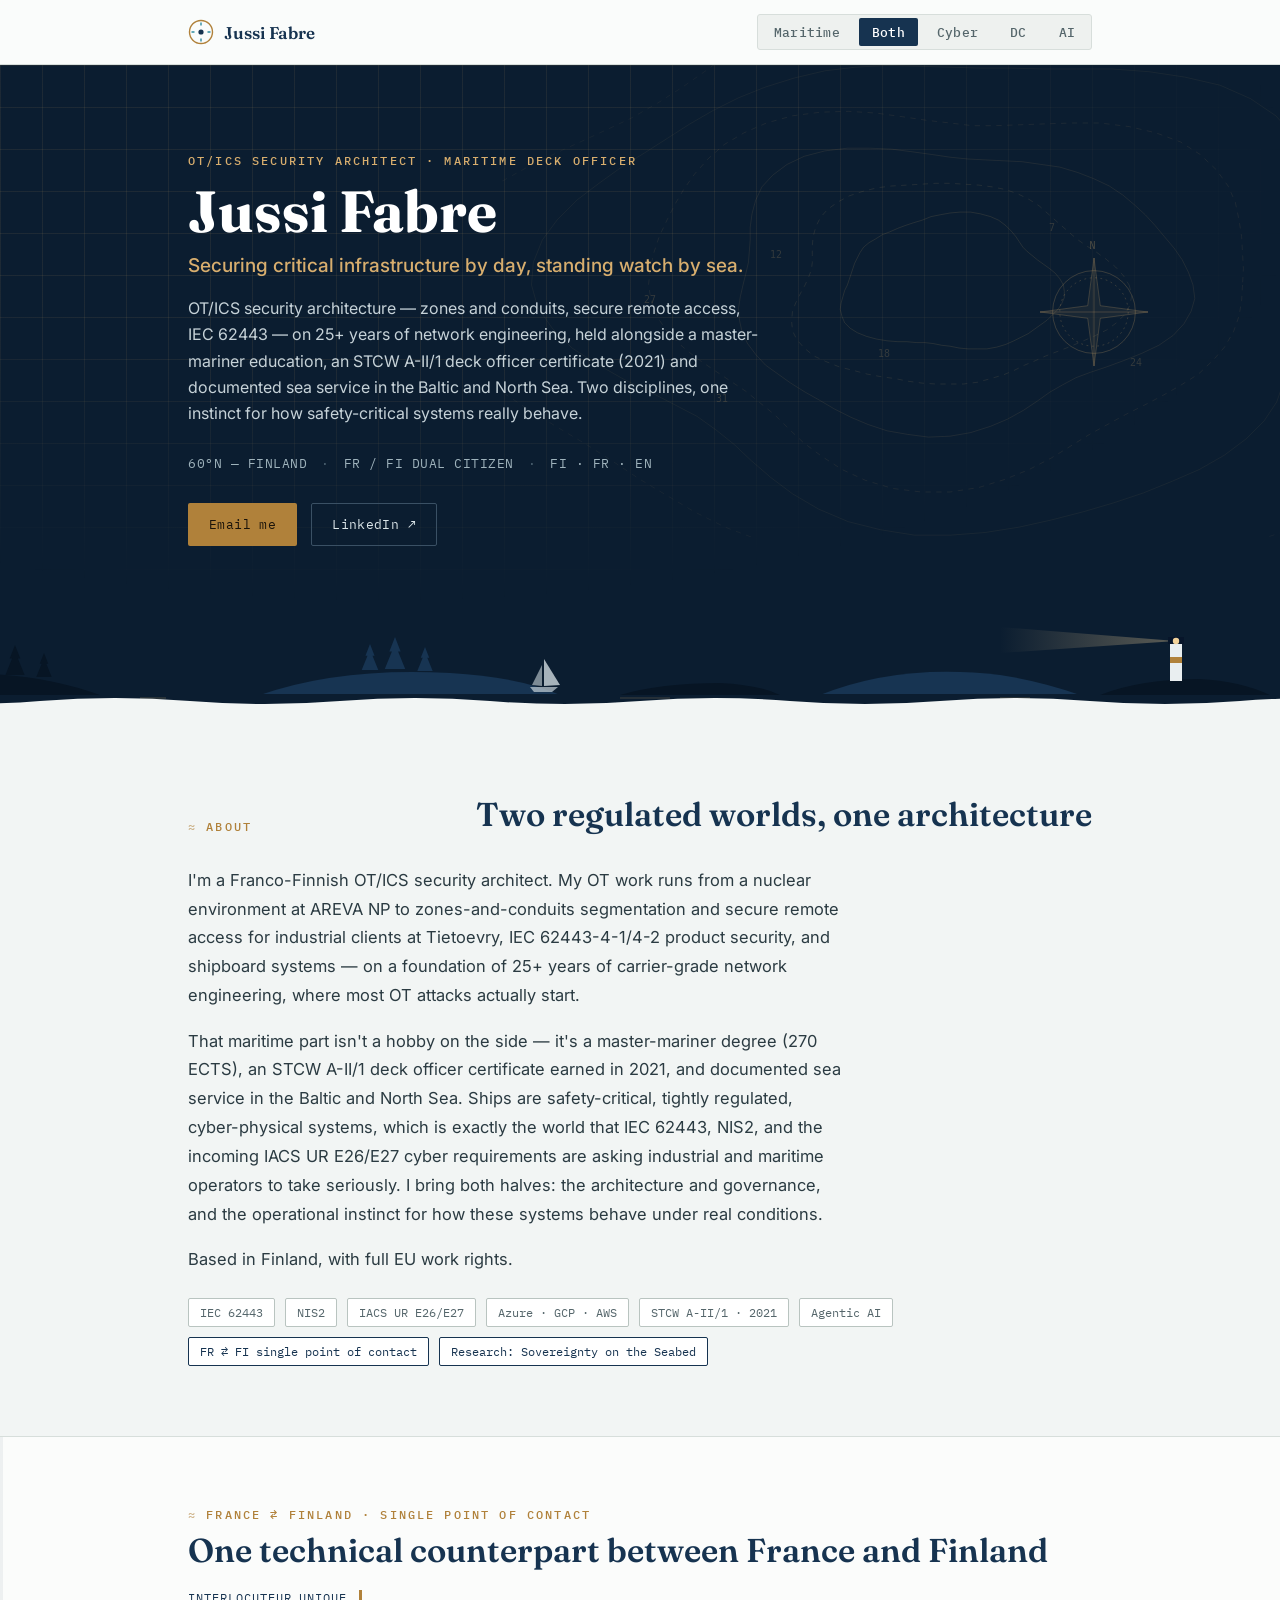
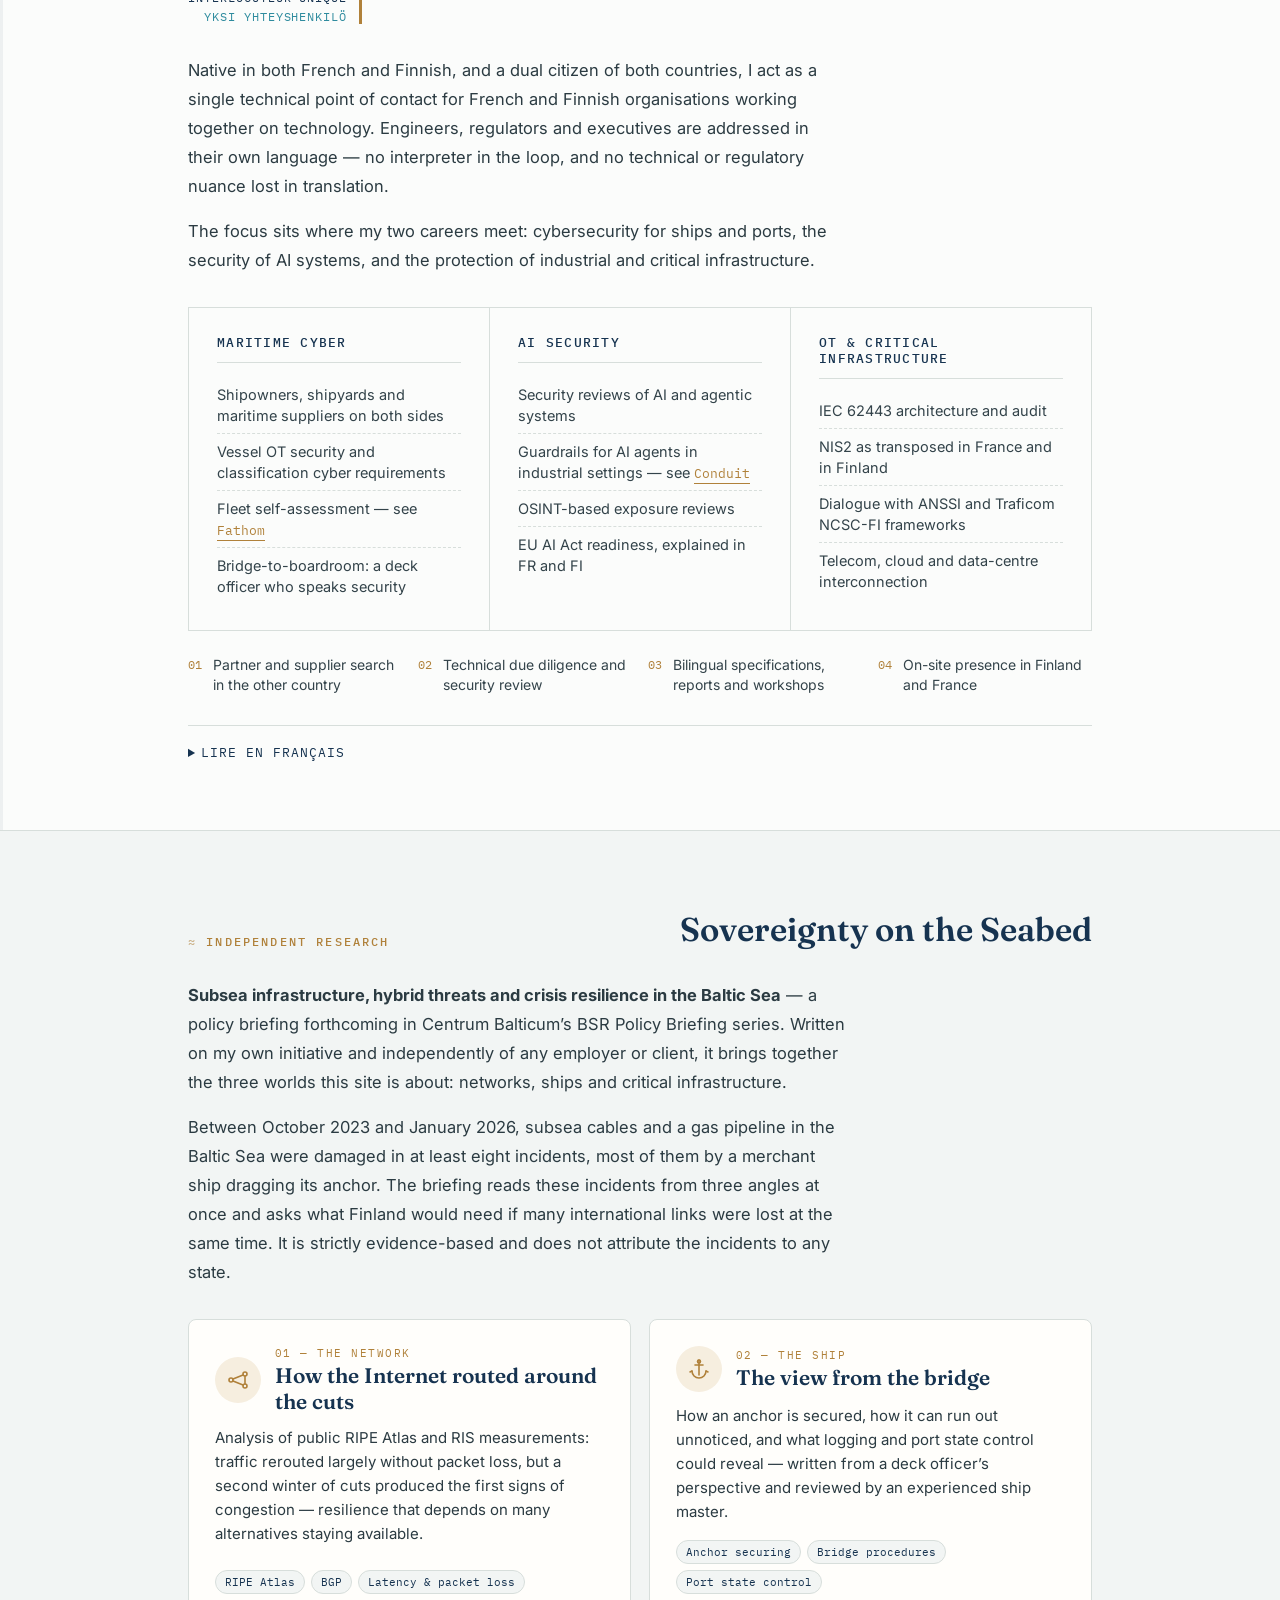
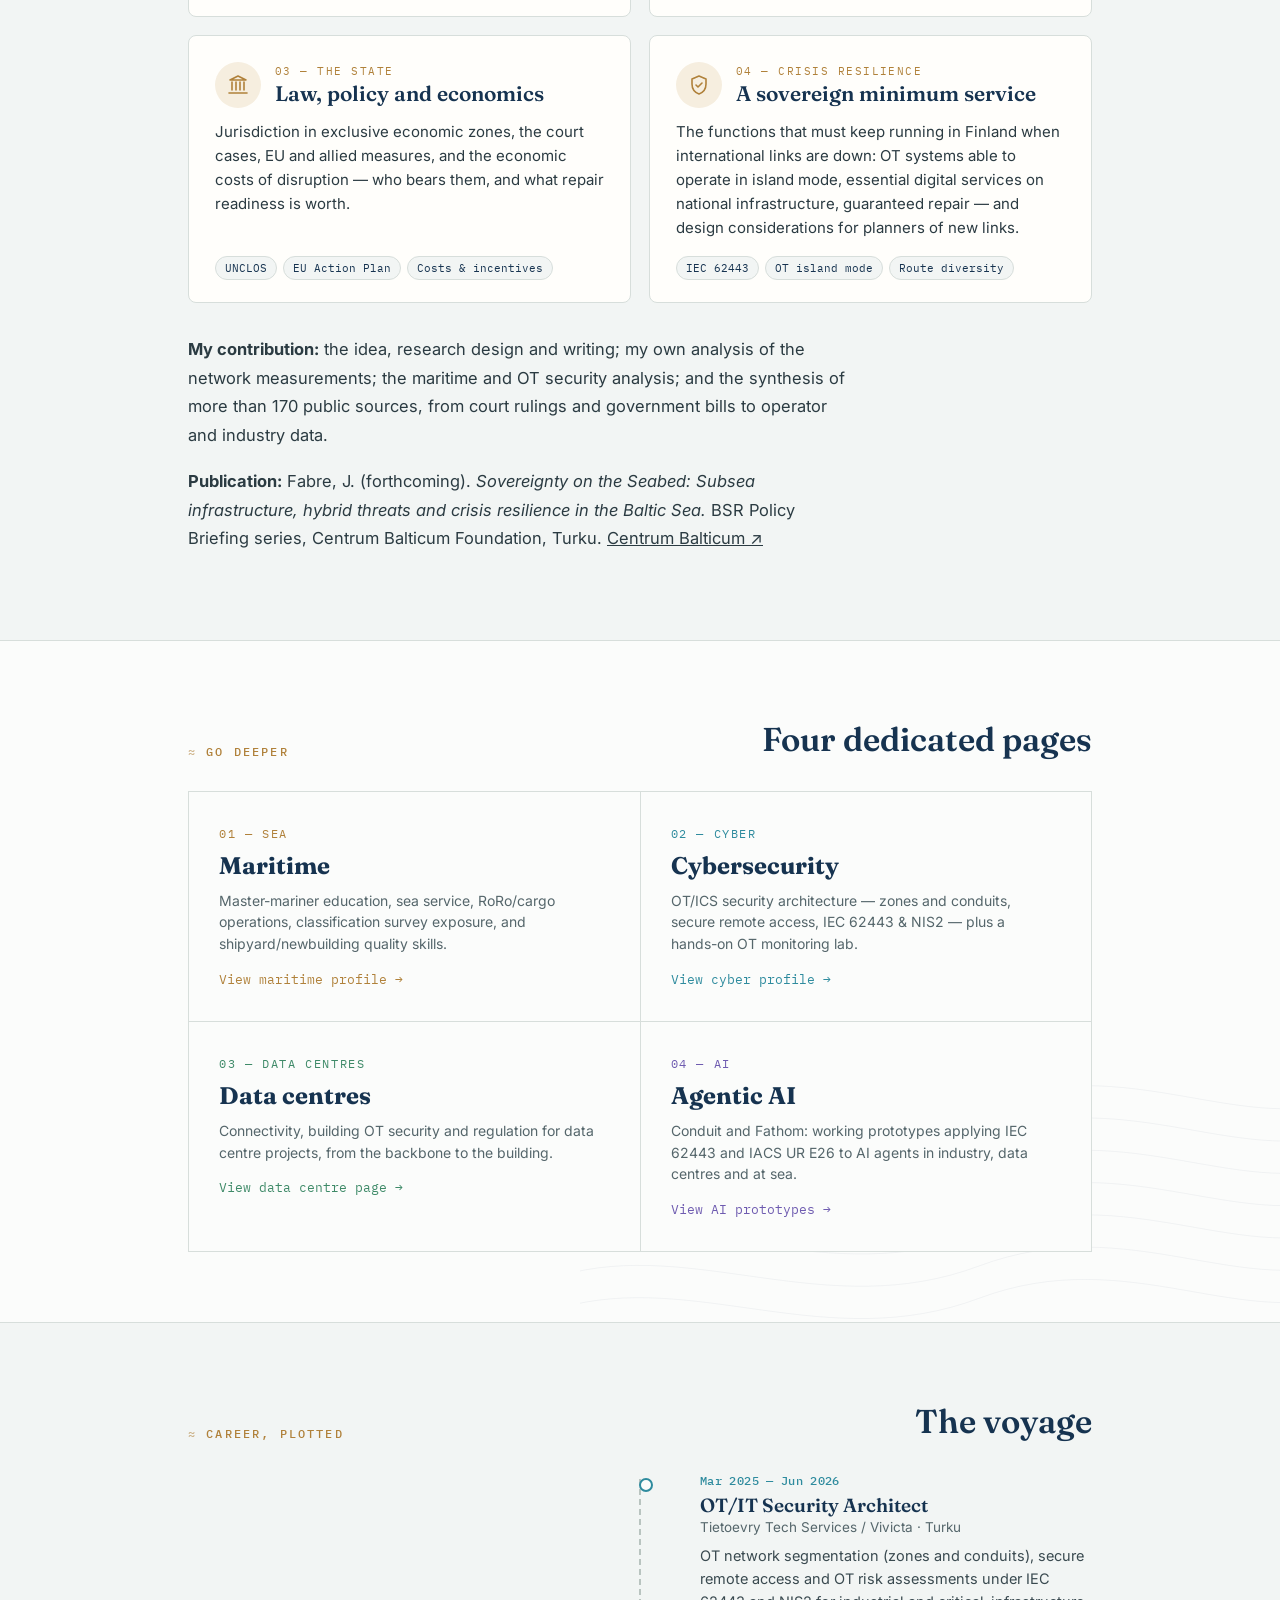
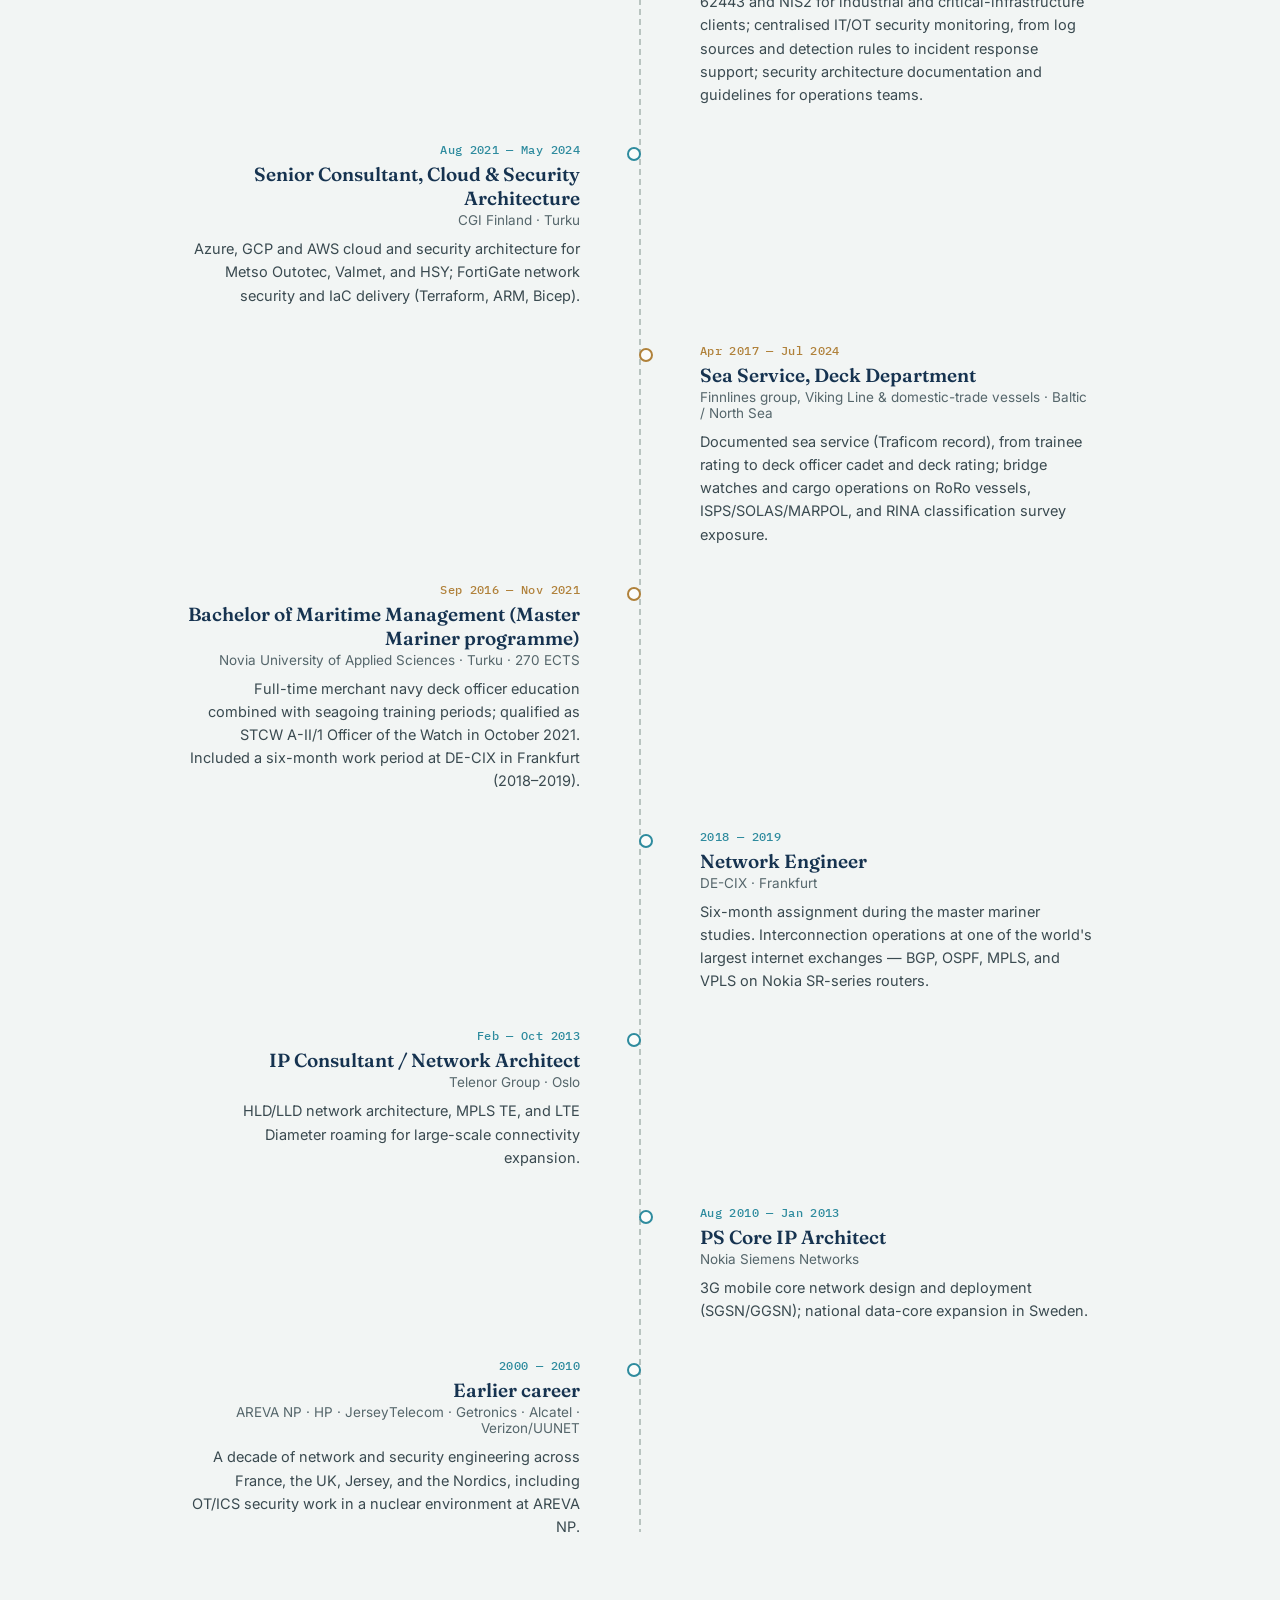
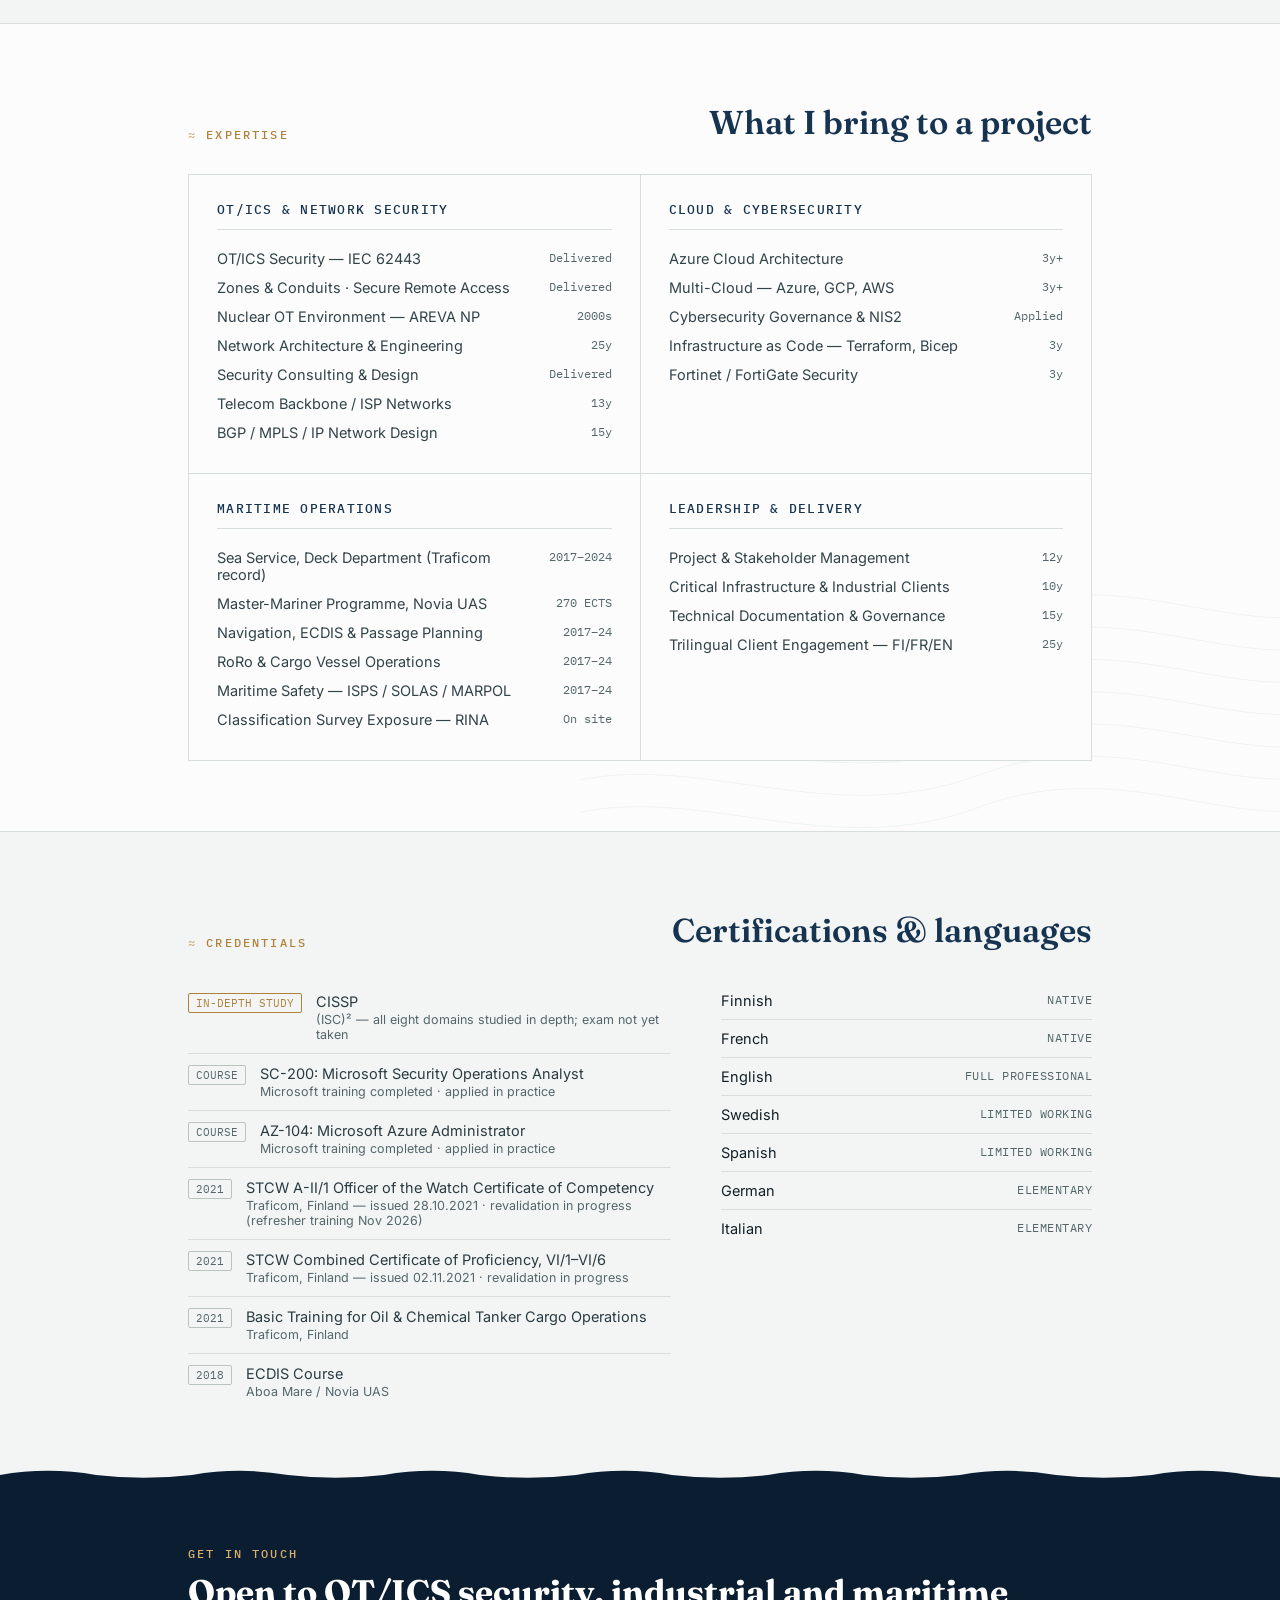
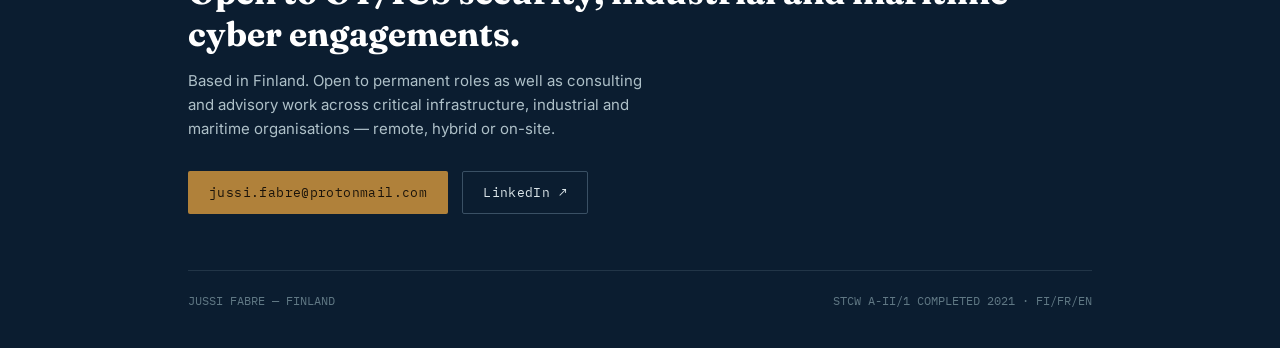
<file: index.html>
<!DOCTYPE html>
<html lang="en">
<head>
<meta charset="UTF-8" />
<meta name="viewport" content="width=device-width, initial-scale=1.0" />
<title>Jussi Fabre — OT/ICS Security Architect & Maritime Deck Officer</title>
<meta name="description" content="Jussi Fabre — Franco-Finnish OT/ICS security architect and merchant navy deck officer. IEC 62443, NIS2, maritime cyber security, and independent research on Baltic Sea subsea cables: Sovereignty on the Seabed.">
<link rel="canonical" href="https://jfabe.github.io/jussi-fabre-site/">
<meta property="og:type" content="website">
<meta property="og:title" content="Jussi Fabre — OT/ICS Security Architect & Maritime Deck Officer">
<meta property="og:description" content="Jussi Fabre — Franco-Finnish OT/ICS security architect and merchant navy deck officer. IEC 62443, NIS2, maritime cyber security, and independent research on Baltic Sea subsea cables: Sovereignty on the Seabed.">
<meta property="og:url" content="https://jfabe.github.io/jussi-fabre-site/">
<meta name="twitter:card" content="summary">
<script type="application/ld+json">
{
 "@context": "https://schema.org",
 "@graph": [
  {
   "@type": "Person",
   "@id": "https://jfabe.github.io/jussi-fabre-site/#person",
   "name": "Jussi Fabre",
   "url": "https://jfabe.github.io/jussi-fabre-site/",
   "jobTitle": "OT/ICS Security Architect",
   "email": "mailto:jussi.fabre@protonmail.com",
   "address": {
    "@type": "PostalAddress",
    "addressCountry": "FI"
   },
   "sameAs": [
    "https://fi.linkedin.com/in/jussi-fabre"
   ],
   "alumniOf": {
    "@type": "CollegeOrUniversity",
    "name": "Novia University of Applied Sciences"
   },
   "knowsLanguage": [
    "fi",
    "fr",
    "en"
   ],
   "knowsAbout": [
    "OT security",
    "ICS security",
    "IEC 62443",
    "NIS2",
    "Maritime cyber security",
    "IACS UR E26",
    "IACS UR E27",
    "Subsea cables",
    "Baltic Sea",
    "Critical infrastructure resilience",
    "Hybrid threats",
    "RIPE Atlas",
    "BGP"
   ]
  },
  {
   "@type": "Report",
   "name": "Sovereignty on the Seabed: Subsea infrastructure, hybrid threats and crisis resilience in the Baltic Sea",
   "author": {
    "@id": "https://jfabe.github.io/jussi-fabre-site/#person"
   },
   "publisher": {
    "@type": "Organization",
    "name": "Centrum Balticum"
   },
   "isPartOf": {
    "@type": "CreativeWorkSeries",
    "name": "BSR Policy Briefing"
   },
   "url": "https://centrumbalticum.org/en/publications/bsr_policy_briefing",
   "inLanguage": "en",
   "keywords": "Baltic Sea, subsea cables, undersea infrastructure, hybrid threats, Eagle S, Balticconnector, Estlink 2, C-Lion1, RIPE Atlas, crisis resilience, sovereign minimum service, Finland"
  }
 ]
}
</script>
<link rel="preconnect" href="https://fonts.googleapis.com">
<link rel="preconnect" href="https://fonts.gstatic.com" crossorigin>
<link href="https://fonts.googleapis.com/css2?family=Fraunces:opsz,wght@9..144,500;9..144,600;9..144,700;9..144,900&family=Inter:wght@400;500;600&family=IBM+Plex+Mono:wght@400;500&display=swap" rel="stylesheet">
<link rel="stylesheet" href="style.css">
</head>
<body class="page-combined">

<header class="nav" id="siteNav">
  <div class="nav-inner">
    <a href="index.html" class="brand">
      <svg width="26" height="26" viewBox="0 0 26 26" fill="none">
        <circle cx="13" cy="13" r="11.5" stroke="#B0813A" stroke-width="1.4"/>
        <path d="M13 3.5V6.5M13 19.5V22.5M3.5 13H6.5M19.5 13H22.5" stroke="#2E8B9E" stroke-width="1.4"/>
        <circle cx="13" cy="13" r="2.6" fill="#163350"/>
      </svg>
      <span>Jussi Fabre</span>
    </a>
    <nav class="pagelinks">
      <a href="maritime.html">Maritime</a>
      <a href="index.html" class="active">Both</a>
      <a href="cyber.html">Cyber</a>
      <a href="datacenter.html">DC</a>
      <a href="ai.html">AI</a>
    </nav>
  </div>
</header>

<section class="hero" id="top">
  <div class="hero-grid" aria-hidden="true"></div>
  <div class="wrap">
    <div class="eyebrow">OT/ICS Security Architect · Maritime Deck Officer</div>
    <h1>Jussi Fabre</h1>
    <div class="role">Securing critical infrastructure by day, standing watch by sea.</div>
    <p class="lede">OT/ICS security architecture — zones and conduits, secure remote access,
      IEC 62443 — on 25+ years of network engineering, held alongside a master-mariner education, an STCW A-II/1 deck
      officer certificate (2021) and documented sea service in the Baltic and North Sea. Two disciplines, one
      instinct for how safety-critical systems really behave.</p>
    <div class="coords mono">
      <span>60&deg;N — FINLAND</span>
      <span>FR / FI DUAL CITIZEN</span>
      <span>FI · FR · EN</span>
    </div>
    <div class="cta-row">
      <a class="btn btn-primary" href="mailto:jussi.fabre@protonmail.com">Email me</a>
      <a class="btn btn-ghost" href="https://fi.linkedin.com/in/jussi-fabre" target="_blank" rel="noopener">LinkedIn ↗</a>
    </div>
  </div>
</section>

<section id="about">
  <div class="wrap">
    <div class="section-head">
      <div class="eyebrow">About</div>
      <h2>Two regulated worlds, one architecture</h2>
    </div>
    <div class="about-body">
      <p>I'm a Franco-Finnish OT/ICS security architect. My OT work runs from a nuclear
        environment at AREVA NP to zones-and-conduits segmentation and secure remote
        access for industrial clients at Tietoevry, IEC 62443-4-1/4-2 product security,
        and shipboard systems — on a foundation of 25+ years of carrier-grade network
        engineering, where most OT attacks actually start.</p>
      <p>That maritime part isn't a hobby on the side — it's a master-mariner degree
        (270 ECTS), an STCW A-II/1 deck officer certificate earned in 2021, and
        documented sea service in the Baltic and North Sea. Ships are safety-critical, tightly regulated, cyber-physical
        systems, which is exactly the world that IEC 62443, NIS2, and the incoming
        IACS UR E26/E27 cyber requirements are asking industrial and maritime operators
        to take seriously. I bring both halves: the architecture and governance, and
        the operational instinct for how these systems behave under real conditions.</p>
      <p>Based in Finland, with full EU work rights.</p>
    </div>
    <div class="about-flags">
      <span class="flag">IEC 62443</span>
      <span class="flag">NIS2</span>
      <span class="flag">IACS UR E26/E27</span>
      <span class="flag">Azure · GCP · AWS</span>
      <span class="flag">STCW A-II/1 · 2021</span>
      <span class="flag">Agentic AI</span>
      <a class="flag flag-bridge" href="#france-finland">FR ⇄ FI single point of contact</a>
      <a class="flag flag-bridge" href="#research">Research: Sovereignty on the Seabed</a>
    </div>
  </div>
</section>

<section class="bridge" id="france-finland">
  <div class="wrap">
    <div class="section-head">
      <div>
        <div class="eyebrow">France ⇄ Finland · Single point of contact</div>
        <h2>One technical counterpart between France and Finland</h2>
      </div>
      <div class="bridge-langs mono" lang="fr">Interlocuteur unique<span lang="fi">Yksi yhteyshenkilö</span></div>
    </div>
    <div class="about-body">
      <p>Native in both French and Finnish, and a dual citizen of both countries, I act
        as a single technical point of contact for French and Finnish
        organisations working together on technology. Engineers, regulators and
        executives are addressed in their own language — no interpreter in the
        loop, and no technical or regulatory nuance lost in translation.</p>
      <p>The focus sits where my two careers meet: cybersecurity for ships and
        ports, the security of AI systems, and the protection of industrial and
        critical infrastructure.</p>
    </div>

    <div class="exp-grid cols-3 bridge-grid">
      <div class="exp-cell">
        <h3>Maritime cyber</h3>
        <ul>
          <li class="tagline">Shipowners, shipyards and maritime suppliers on both sides</li>
          <li class="tagline">Vessel OT security and classification cyber requirements</li>
          <li class="tagline">Fleet self-assessment — see <a class="section-link" href="ai.html">Fathom</a></li>
          <li class="tagline">Bridge-to-boardroom: a deck officer who speaks security</li>
        </ul>
      </div>
      <div class="exp-cell">
        <h3>AI security</h3>
        <ul>
          <li class="tagline">Security reviews of AI and agentic systems</li>
          <li class="tagline">Guardrails for AI agents in industrial settings — see <a class="section-link" href="ai.html">Conduit</a></li>
          <li class="tagline">OSINT-based exposure reviews</li>
          <li class="tagline">EU AI Act readiness, explained in FR and FI</li>
        </ul>
      </div>
      <div class="exp-cell">
        <h3>OT &amp; critical infrastructure</h3>
        <ul>
          <li class="tagline">IEC 62443 architecture and audit</li>
          <li class="tagline">NIS2 as transposed in France and in Finland</li>
          <li class="tagline">Dialogue with ANSSI and Traficom NCSC-FI frameworks</li>
          <li class="tagline">Telecom, cloud and data-centre interconnection</li>
        </ul>
      </div>
    </div>

    <div class="bridge-how">
      <div><span class="k mono">01</span><span>Partner and supplier search in the other country</span></div>
      <div><span class="k mono">02</span><span>Technical due diligence and security review</span></div>
      <div><span class="k mono">03</span><span>Bilingual specifications, reports and workshops</span></div>
      <div><span class="k mono">04</span><span>On-site presence in Finland and France</span></div>
    </div>

    <details class="bridge-fr" lang="fr">
      <summary class="mono">Lire en français</summary>
      <h3>Un interlocuteur technique unique entre la France et la Finlande</h3>
      <p>Natif en français comme en finnois, et binational, je joue le rôle
        d'interlocuteur technique unique pour les organisations françaises et
        finlandaises qui travaillent ensemble sur des sujets technologiques.
        Ingénieurs, autorités et dirigeants sont abordés dans leur propre langue :
        pas d'interprète, et aucune nuance technique ou réglementaire perdue en route.</p>
      <p>Mon champ d'action se situe là où mes deux carrières se rejoignent :
        la cybersécurité des navires et des ports, la sécurité des systèmes
        d'intelligence artificielle, et la protection des infrastructures
        industrielles et critiques.</p>
      <div class="bridge-fr-cols">
        <div>
          <h4>Cyber maritime</h4>
          <ul>
            <li>Armateurs, chantiers navals et équipementiers des deux pays</li>
            <li>Sécurité OT à bord et exigences cyber des sociétés de classification</li>
            <li>Auto-évaluation de flotte — voir <a class="section-link" href="ai.html">Fathom</a></li>
            <li>De la passerelle au comité de direction : un officier de pont qui parle sécurité</li>
          </ul>
        </div>
        <div>
          <h4>Sécurité de l'IA</h4>
          <ul>
            <li>Revues de sécurité des systèmes d'IA et des agents</li>
            <li>Garde-fous pour agents IA en milieu industriel — voir <a class="section-link" href="ai.html">Conduit</a></li>
            <li>Revues d'exposition fondées sur l'OSINT</li>
            <li>Préparation à l'AI Act européen, expliquée en français et en finnois</li>
          </ul>
        </div>
        <div>
          <h4>OT &amp; infrastructures critiques</h4>
          <ul>
            <li>Architecture et audit IEC 62443</li>
            <li>NIS2 telle que transposée en France et en Finlande</li>
            <li>Référentiels ANSSI et Traficom NCSC-FI</li>
            <li>Télécoms, cloud et interconnexion de centres de données</li>
          </ul>
        </div>
      </div>
      <p class="bridge-fr-how">Recherche de partenaires et de fournisseurs dans l'autre pays ·
        due diligence technique et revue de sécurité · spécifications, rapports et ateliers
        bilingues · présence sur site en Finlande et en France.</p>
    </details>
  </div>
</section>

<section id="research">
  <div class="wrap">
    <div class="section-head">
      <div class="eyebrow">Independent research</div>
      <h2>Sovereignty on the Seabed</h2>
    </div>
    <div class="about-body" style="margin-bottom:32px">
      <p><b>Subsea infrastructure, hybrid threats and crisis resilience in the Baltic Sea</b> &mdash;
        a policy briefing forthcoming in Centrum Balticum&#8217;s BSR Policy Briefing series.
        Written on my own initiative and independently of any employer or client, it brings
        together the three worlds this site is about: networks, ships and critical infrastructure.</p>
      <p>Between October 2023 and January 2026, subsea cables and a gas pipeline in the Baltic Sea
        were damaged in at least eight incidents, most of them by a merchant ship dragging its anchor.
        The briefing reads these incidents from three angles at once and asks what Finland would need
        if many international links were lost at the same time. It is strictly evidence-based and
        does not attribute the incidents to any state.</p>
    </div>
    <div class="sx-grid">
      <article class="sx-card">
        <div class="sx-top"><div class="sx-icon"><svg viewBox="0 0 24 24" aria-hidden="true"><circle cx="5" cy="12" r="2"/><circle cx="19" cy="6" r="2"/><circle cx="19" cy="18" r="2"/><path d="M7 11l10-4M7 13l10 4M19 8v8"/></svg></div>
          <div><div class="sx-k">01 &mdash; The network</div><h3>How the Internet routed around the cuts</h3></div></div>
        <p class="sx-why">Analysis of public RIPE Atlas and RIS measurements: traffic rerouted largely without packet loss, but a second winter of cuts produced the first signs of congestion &mdash; resilience that depends on many alternatives staying available.</p>
        <div class="sx-std"><span>RIPE Atlas</span><span>BGP</span><span>Latency &amp; packet loss</span></div>
      </article>
      <article class="sx-card">
        <div class="sx-top"><div class="sx-icon"><svg viewBox="0 0 24 24" aria-hidden="true"><path d="M12 3v15"/><circle cx="12" cy="4.5" r="1.5"/><path d="M8 8h8"/><path d="M5 14a7 7 0 0 0 14 0"/><path d="M5 14l-2 1M19 14l2 1"/></svg></div>
          <div><div class="sx-k">02 &mdash; The ship</div><h3>The view from the bridge</h3></div></div>
        <p class="sx-why">How an anchor is secured, how it can run out unnoticed, and what logging and port state control could reveal &mdash; written from a deck officer&#8217;s perspective and reviewed by an experienced ship master.</p>
        <div class="sx-std"><span>Anchor securing</span><span>Bridge procedures</span><span>Port state control</span></div>
      </article>
      <article class="sx-card">
        <div class="sx-top"><div class="sx-icon"><svg viewBox="0 0 24 24" aria-hidden="true"><path d="M12 3l8 4H4z"/><path d="M6 9v8M10 9v8M14 9v8M18 9v8"/><path d="M3 20h18"/></svg></div>
          <div><div class="sx-k">03 &mdash; The state</div><h3>Law, policy and economics</h3></div></div>
        <p class="sx-why">Jurisdiction in exclusive economic zones, the court cases, EU and allied measures, and the economic costs of disruption &mdash; who bears them, and what repair readiness is worth.</p>
        <div class="sx-std"><span>UNCLOS</span><span>EU Action Plan</span><span>Costs &amp; incentives</span></div>
      </article>
      <article class="sx-card">
        <div class="sx-top"><div class="sx-icon"><svg viewBox="0 0 24 24" aria-hidden="true"><path d="M12 3l7 3v5c0 5-3 8.5-7 10-4-1.5-7-5-7-10V6z"/><path d="M9 12l2 2 4-4"/></svg></div>
          <div><div class="sx-k">04 &mdash; Crisis resilience</div><h3>A sovereign minimum service</h3></div></div>
        <p class="sx-why">The functions that must keep running in Finland when international links are down: OT systems able to operate in island mode, essential digital services on national infrastructure, guaranteed repair &mdash; and design considerations for planners of new links.</p>
        <div class="sx-std"><span>IEC 62443</span><span>OT island mode</span><span>Route diversity</span></div>
      </article>
    </div>
    <div class="about-body" style="margin-top:32px">
      <p><b>My contribution:</b> the idea, research design and writing; my own analysis of the
        network measurements; the maritime and OT security analysis; and the synthesis of more than
        170 public sources, from court rulings and government bills to operator and industry data.</p>
      <p><b>Publication:</b> Fabre, J. (forthcoming). <i>Sovereignty on the Seabed: Subsea infrastructure,
        hybrid threats and crisis resilience in the Baltic Sea.</i> BSR Policy Briefing series,
        Centrum Balticum Foundation, Turku.
        <a href="https://centrumbalticum.org/en/publications/bsr_policy_briefing" target="_blank" rel="noopener">Centrum Balticum ↗</a></p>
    </div>
  </div>
</section>

<section class="alt">
  <div class="wrap">
    <div class="section-head">
      <div class="eyebrow">Go deeper</div>
      <h2>Four dedicated pages</h2>
    </div>
    <div class="split split-4">
      <a class="split-card sea" href="maritime.html">
        <div class="k">01 — Sea</div>
        <h3>Maritime</h3>
        <p>Master-mariner education, sea service, RoRo/cargo operations, classification
          survey exposure, and shipyard/newbuilding quality skills.</p>
        <div class="go">View maritime profile →</div>
      </a>
      <a class="split-card cyber" href="cyber.html">
        <div class="k">02 — Cyber</div>
        <h3>Cybersecurity</h3>
        <p>OT/ICS security architecture — zones and conduits, secure remote access,
          IEC 62443 &amp; NIS2 — plus a hands-on OT monitoring lab.</p>
        <div class="go">View cyber profile →</div>
      </a>
      <a class="split-card dc" href="datacenter.html">
        <div class="k">03 — Data centres</div>
        <h3>Data centres</h3>
        <p>Connectivity, building OT security and regulation for data centre projects,
          from the backbone to the building.</p>
        <div class="go">View data centre page →</div>
      </a>
      <a class="split-card ai" href="ai.html">
        <div class="k">04 — AI</div>
        <h3>Agentic AI</h3>
        <p>Conduit and Fathom: working prototypes applying IEC 62443 and IACS UR E26
          to AI agents in industry, data centres and at sea.</p>
        <div class="go">View AI prototypes →</div>
      </a>
    </div>
  </div>
</section>

<section id="voyage">
  <div class="wrap">
    <div class="section-head">
      <div class="eyebrow">Career, plotted</div>
      <h2>The voyage</h2>
    </div>
    <div class="voyage">
      <div class="course-line" aria-hidden="true"></div>

      <div class="stop dom-cyber">
        <div class="node node--cyber"></div>
        <div class="datetag">Mar 2025 — Jun 2026</div>
        <h3>OT/IT Security Architect</h3>
        <div class="org">Tietoevry Tech Services / Vivicta · Turku</div>
        <p class="desc">OT network segmentation (zones and conduits), secure remote
          access and OT risk assessments under IEC 62443 and NIS2 for industrial and
          critical-infrastructure clients; centralised IT/OT security monitoring, from
          log sources and detection rules to incident response support; security
          architecture documentation and guidelines for operations teams.</p>
      </div>

      <div class="stop dom-cyber">
        <div class="node node--cyber"></div>
        <div class="datetag">Aug 2021 — May 2024</div>
        <h3>Senior Consultant, Cloud &amp; Security Architecture</h3>
        <div class="org">CGI Finland · Turku</div>
        <p class="desc">Azure, GCP and AWS cloud and security architecture for Metso
          Outotec, Valmet, and HSY; FortiGate network security and IaC delivery
          (Terraform, ARM, Bicep).</p>
      </div>

      <div class="stop dom-sea">
        <div class="node node--sea"></div>
        <div class="datetag">Apr 2017 — Jul 2024</div>
        <h3>Sea Service, Deck Department</h3>
        <div class="org">Finnlines group, Viking Line &amp; domestic-trade vessels · Baltic / North Sea</div>
        <p class="desc">Documented sea service (Traficom record), from trainee rating to
          deck officer cadet and deck rating; bridge watches and cargo operations on RoRo vessels,
          ISPS/SOLAS/MARPOL, and RINA classification survey exposure.</p>
      </div>

      <div class="stop dom-sea">
        <div class="node node--sea"></div>
        <div class="datetag">Sep 2016 — Nov 2021</div>
        <h3>Bachelor of Maritime Management (Master Mariner programme)</h3>
        <div class="org">Novia University of Applied Sciences · Turku · 270 ECTS</div>
        <p class="desc">Full-time merchant navy deck officer education combined with
          seagoing training periods; qualified as STCW A-II/1 Officer of the Watch in
          October 2021. Included a six-month work period at DE-CIX in Frankfurt (2018–2019).</p>
      </div>

      <div class="stop dom-cyber">
        <div class="node node--cyber"></div>
        <div class="datetag">2018 — 2019</div>
        <h3>Network Engineer</h3>
        <div class="org">DE-CIX · Frankfurt</div>
        <p class="desc">Six-month assignment during the master mariner studies.
          Interconnection operations at one of the world's largest
          internet exchanges — BGP, OSPF, MPLS, and VPLS on Nokia SR-series routers.</p>
      </div>

      <div class="stop dom-cyber">
        <div class="node node--cyber"></div>
        <div class="datetag">Feb — Oct 2013</div>
        <h3>IP Consultant / Network Architect</h3>
        <div class="org">Telenor Group · Oslo</div>
        <p class="desc">HLD/LLD network architecture, MPLS TE, and LTE Diameter roaming
          for large-scale connectivity expansion.</p>
      </div>

      <div class="stop dom-cyber">
        <div class="node node--cyber"></div>
        <div class="datetag">Aug 2010 — Jan 2013</div>
        <h3>PS Core IP Architect</h3>
        <div class="org">Nokia Siemens Networks</div>
        <p class="desc">3G mobile core network design and deployment (SGSN/GGSN);
          national data-core expansion in Sweden.</p>
      </div>

      <div class="stop dom-cyber">
        <div class="node node--cyber"></div>
        <div class="datetag">2000 — 2010</div>
        <h3>Earlier career</h3>
        <div class="org">AREVA NP · HP · JerseyTelecom · Getronics · Alcatel · Verizon/UUNET</div>
        <p class="desc">A decade of network and security engineering across France,
          the UK, Jersey, and the Nordics, including OT/ICS security work in a nuclear
          environment at AREVA NP.</p>
      </div>
    </div>
  </div>
</section>

<section class="alt" id="expertise">
  <div class="wrap">
    <div class="section-head">
      <div class="eyebrow">Expertise</div>
      <h2>What I bring to a project</h2>
    </div>
    <div class="exp-grid">
      <div class="exp-cell">
        <h3>OT/ICS &amp; Network Security</h3>
        <ul>
          <li><span>OT/ICS Security — IEC 62443</span><span class="yrs">Delivered</span></li>
          <li><span>Zones &amp; Conduits · Secure Remote Access</span><span class="yrs">Delivered</span></li>
          <li><span>Nuclear OT Environment — AREVA NP</span><span class="yrs">2000s</span></li>
          <li><span>Network Architecture &amp; Engineering</span><span class="yrs">25y</span></li>
          <li><span>Security Consulting &amp; Design</span><span class="yrs">Delivered</span></li>
          <li><span>Telecom Backbone / ISP Networks</span><span class="yrs">13y</span></li>
          <li><span>BGP / MPLS / IP Network Design</span><span class="yrs">15y</span></li>
        </ul>
      </div>
      <div class="exp-cell">
        <h3>Cloud &amp; Cybersecurity</h3>
        <ul>
          <li><span>Azure Cloud Architecture</span><span class="yrs">3y+</span></li>
          <li><span>Multi-Cloud — Azure, GCP, AWS</span><span class="yrs">3y+</span></li>
          <li><span>Cybersecurity Governance &amp; NIS2</span><span class="yrs">Applied</span></li>
          <li><span>Infrastructure as Code — Terraform, Bicep</span><span class="yrs">3y</span></li>
          <li><span>Fortinet / FortiGate Security</span><span class="yrs">3y</span></li>
        </ul>
      </div>
      <div class="exp-cell">
        <h3>Maritime Operations</h3>
        <ul>
          <li><span>Sea Service, Deck Department (Traficom record)</span><span class="yrs">2017–2024</span></li>
          <li><span>Master-Mariner Programme, Novia UAS</span><span class="yrs">270 ECTS</span></li>
          <li><span>Navigation, ECDIS &amp; Passage Planning</span><span class="yrs">2017–24</span></li>
          <li><span>RoRo &amp; Cargo Vessel Operations</span><span class="yrs">2017–24</span></li>
          <li><span>Maritime Safety — ISPS / SOLAS / MARPOL</span><span class="yrs">2017–24</span></li>
          <li><span>Classification Survey Exposure — RINA</span><span class="yrs">On site</span></li>
        </ul>
      </div>
      <div class="exp-cell">
        <h3>Leadership &amp; Delivery</h3>
        <ul>
          <li><span>Project &amp; Stakeholder Management</span><span class="yrs">12y</span></li>
          <li><span>Critical Infrastructure &amp; Industrial Clients</span><span class="yrs">10y</span></li>
          <li><span>Technical Documentation &amp; Governance</span><span class="yrs">15y</span></li>
          <li><span>Trilingual Client Engagement — FI/FR/EN</span><span class="yrs">25y</span></li>
        </ul>
      </div>
    </div>
  </div>
</section>

<section id="credentials">
  <div class="wrap">
    <div class="section-head">
      <div class="eyebrow">Credentials</div>
      <h2>Certifications &amp; languages</h2>
    </div>
    <div class="cred-cols">
      <ul class="cred-list">
        <li><span class="tag">In-depth study</span><span><span class="name">CISSP</span><span class="issuer">(ISC)&sup2; &mdash; all eight domains studied in depth; exam not yet taken</span></span></li>
        <li><span class="tag done">Course</span><span><span class="name">SC-200: Microsoft Security Operations Analyst</span><span class="issuer">Microsoft training completed &middot; applied in practice</span></span></li>
        <li><span class="tag done">Course</span><span><span class="name">AZ-104: Microsoft Azure Administrator</span><span class="issuer">Microsoft training completed &middot; applied in practice</span></span></li>
        <li><span class="tag done">2021</span><span><span class="name">STCW A-II/1 Officer of the Watch Certificate of Competency</span><span class="issuer">Traficom, Finland — issued 28.10.2021 · revalidation in progress (refresher training Nov 2026)</span></span></li>
        <li><span class="tag done">2021</span><span><span class="name">STCW Combined Certificate of Proficiency, VI/1–VI/6</span><span class="issuer">Traficom, Finland — issued 02.11.2021 · revalidation in progress</span></span></li>
        <li><span class="tag done">2021</span><span><span class="name">Basic Training for Oil &amp; Chemical Tanker Cargo Operations</span><span class="issuer">Traficom, Finland</span></span></li>
        <li><span class="tag done">2018</span><span><span class="name">ECDIS Course</span><span class="issuer">Aboa Mare / Novia UAS</span></span></li>
      </ul>
      <div>
        <div class="lang-row"><span>Finnish</span><span class="level mono">NATIVE</span></div>
        <div class="lang-row"><span>French</span><span class="level mono">NATIVE</span></div>
        <div class="lang-row"><span>English</span><span class="level mono">FULL PROFESSIONAL</span></div>
        <div class="lang-row"><span>Swedish</span><span class="level mono">LIMITED WORKING</span></div>
        <div class="lang-row"><span>Spanish</span><span class="level mono">LIMITED WORKING</span></div>
        <div class="lang-row"><span>German</span><span class="level mono">ELEMENTARY</span></div>
        <div class="lang-row"><span>Italian</span><span class="level mono">ELEMENTARY</span></div>
      </div>
    </div>
  </div>
</section>

<footer id="contact">
  <div class="wrap">
    <div class="eyebrow">Get in touch</div>
    <h2>Open to OT/ICS security, industrial and maritime cyber engagements.</h2>
    <p>Based in Finland. Open to permanent roles as well as consulting and
      advisory work across critical infrastructure, industrial and maritime
      organisations — remote, hybrid or on-site.</p>
    <div class="contact-row">
      <a class="btn btn-primary" href="mailto:jussi.fabre@protonmail.com">jussi.fabre@protonmail.com</a>
      <a class="btn btn-ghost" href="https://fi.linkedin.com/in/jussi-fabre" target="_blank" rel="noopener">LinkedIn ↗</a>
    </div>
    <div class="foot-bottom">
      <span>JUSSI FABRE — FINLAND</span>
      <span>STCW A-II/1 COMPLETED 2021 · FI/FR/EN</span>
    </div>
  </div>
</footer>

<script src="script.js"></script>
</body>
</html>
</file>
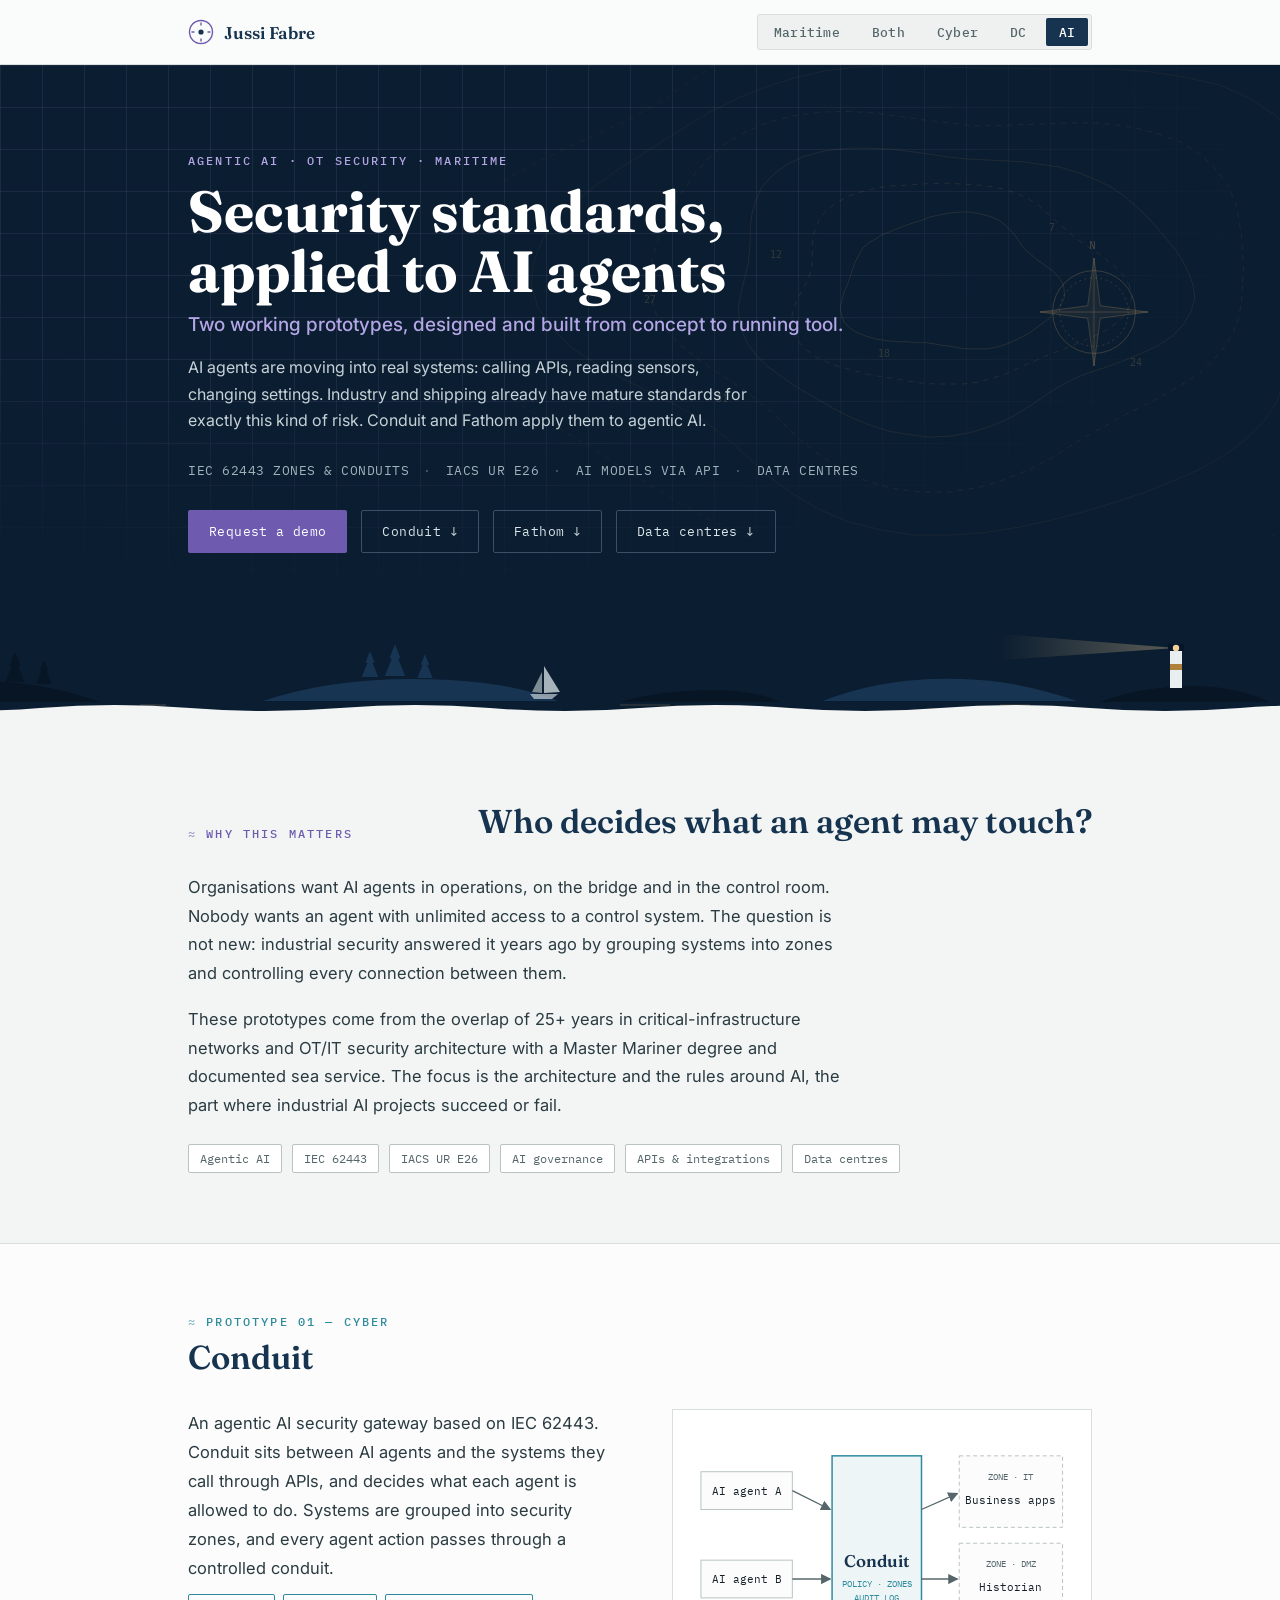
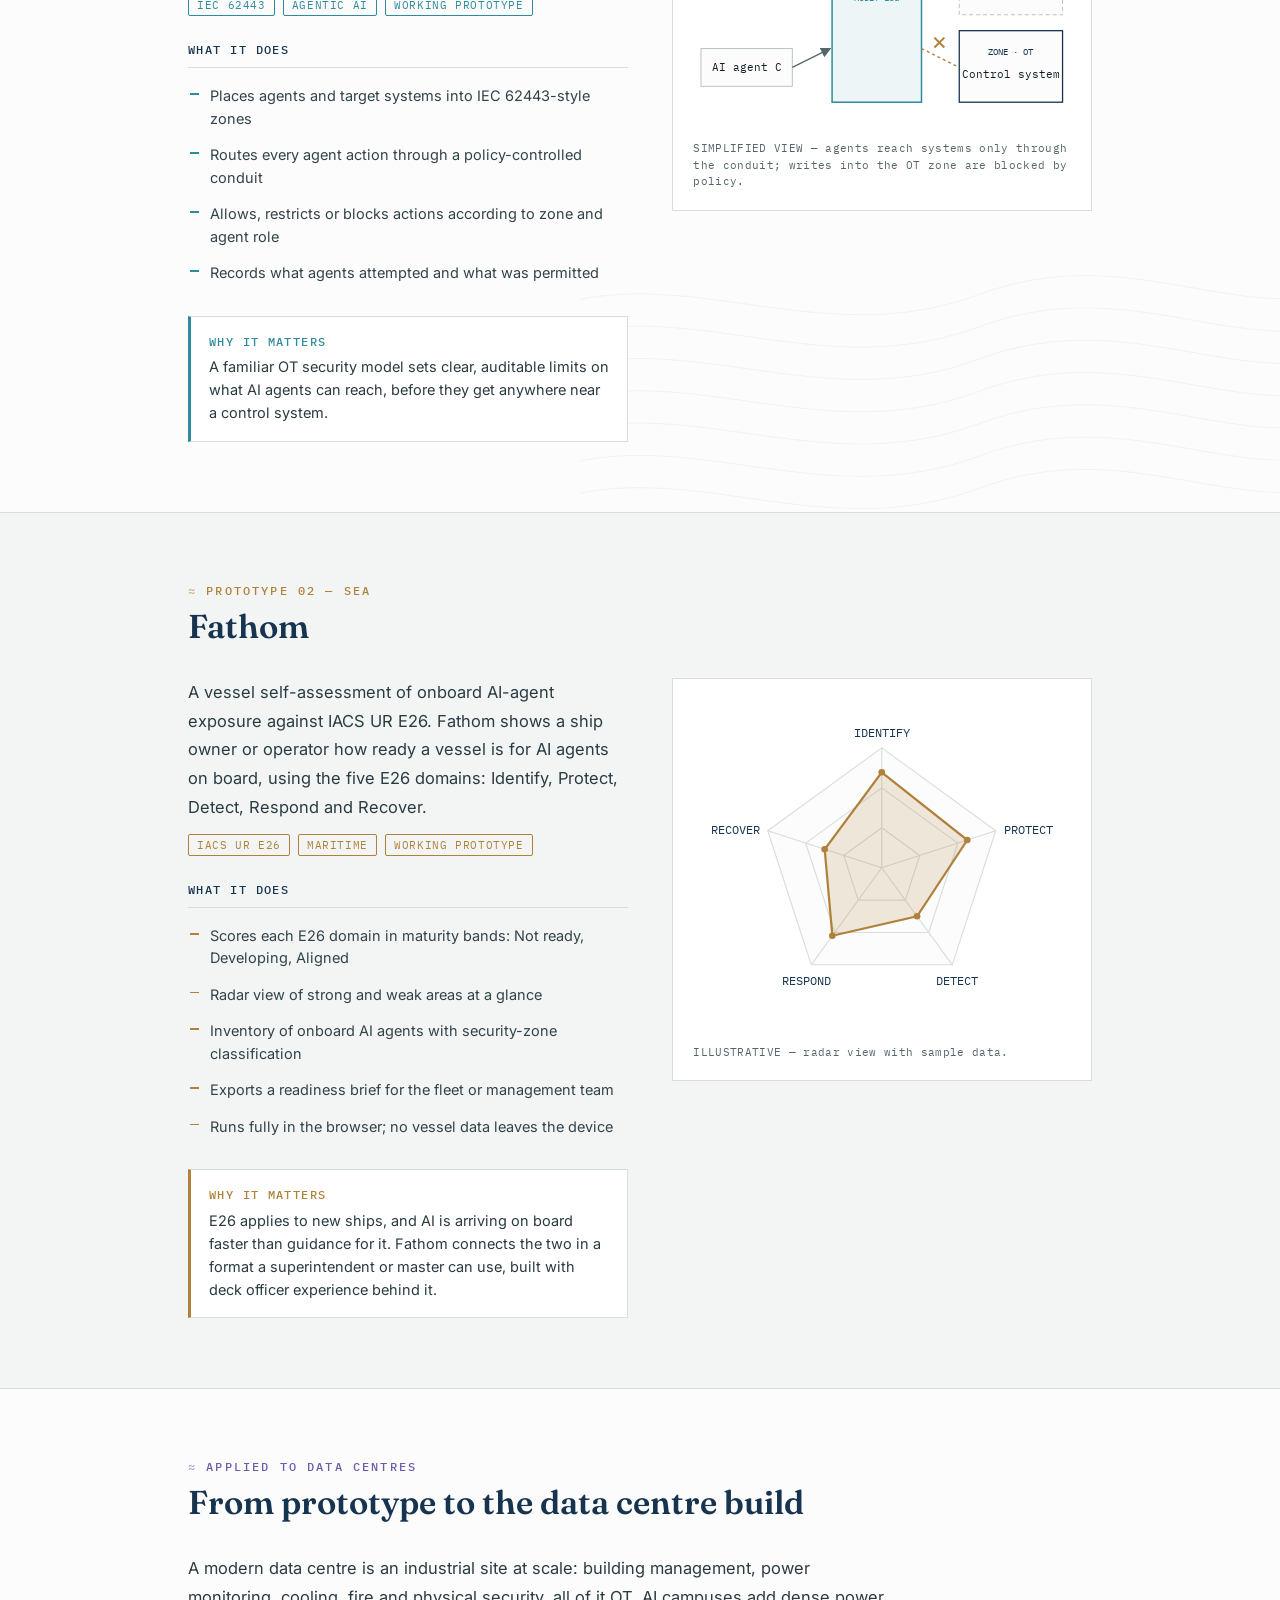
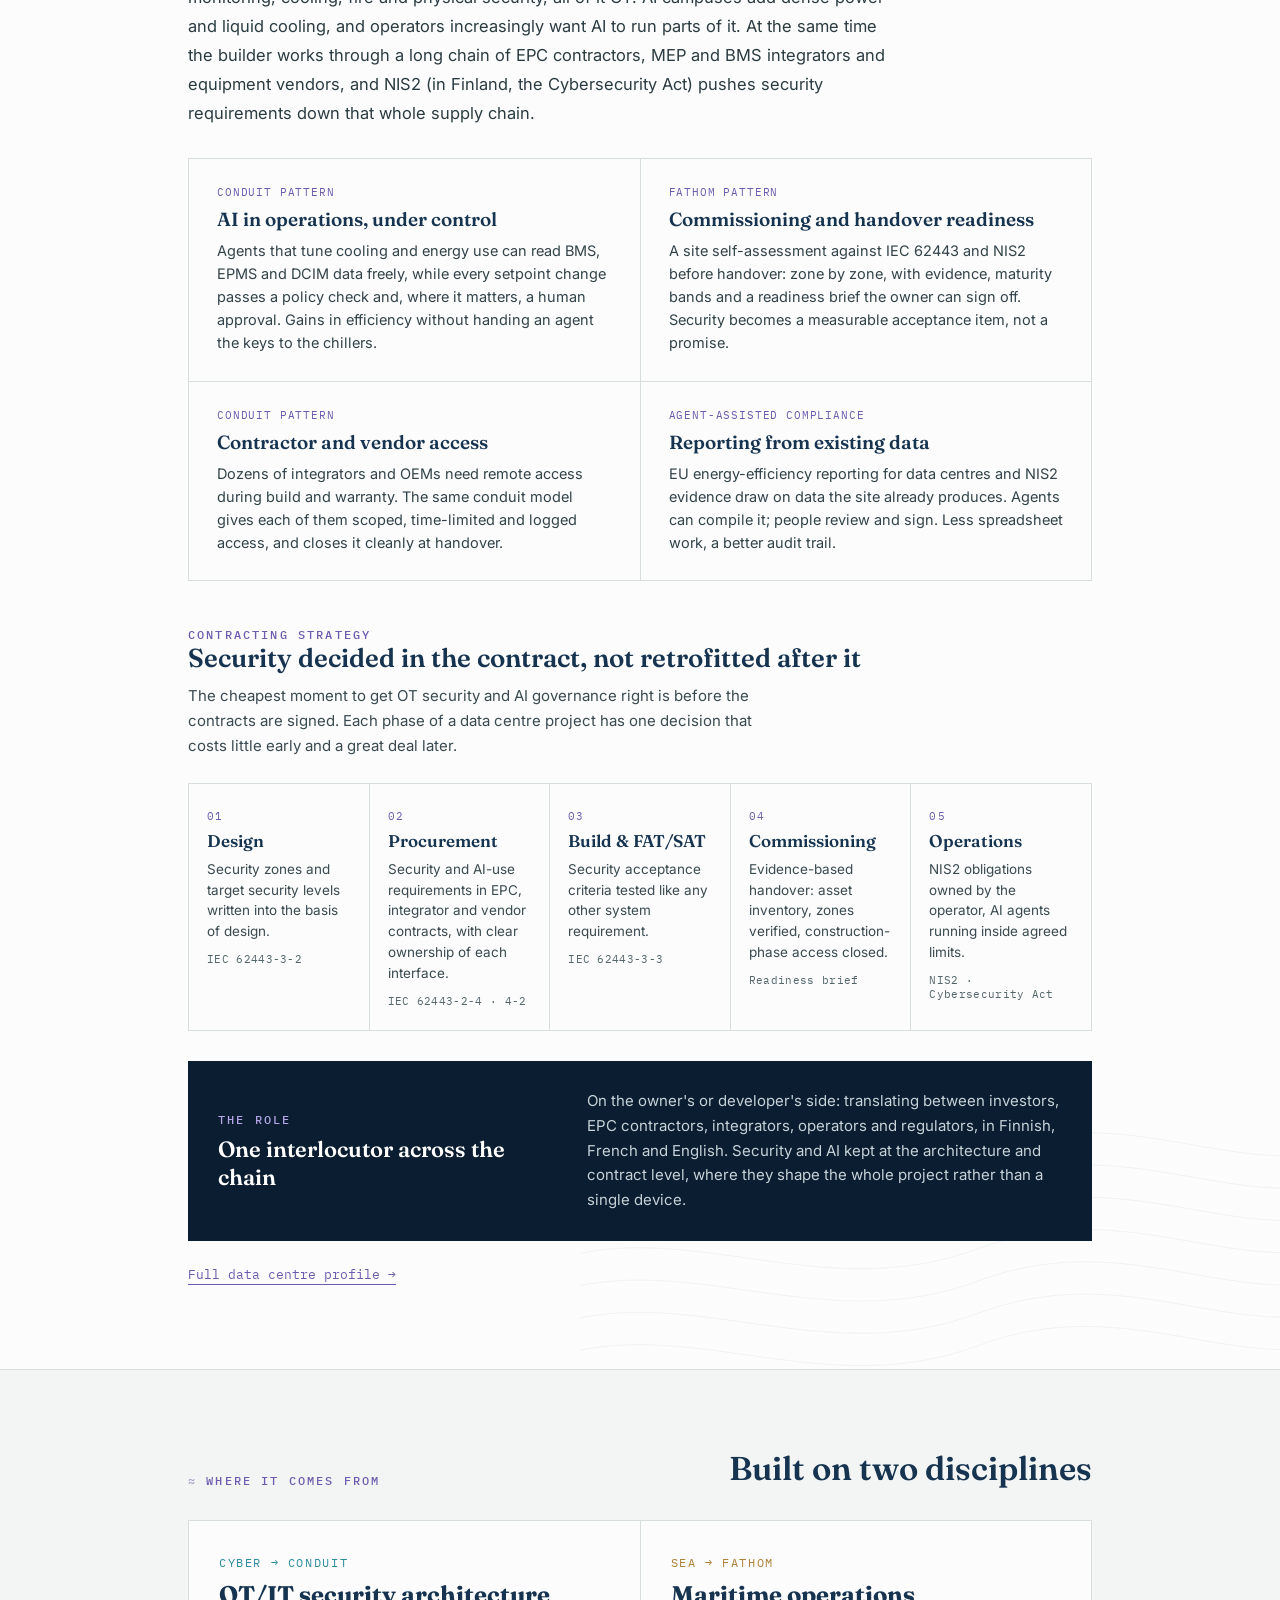
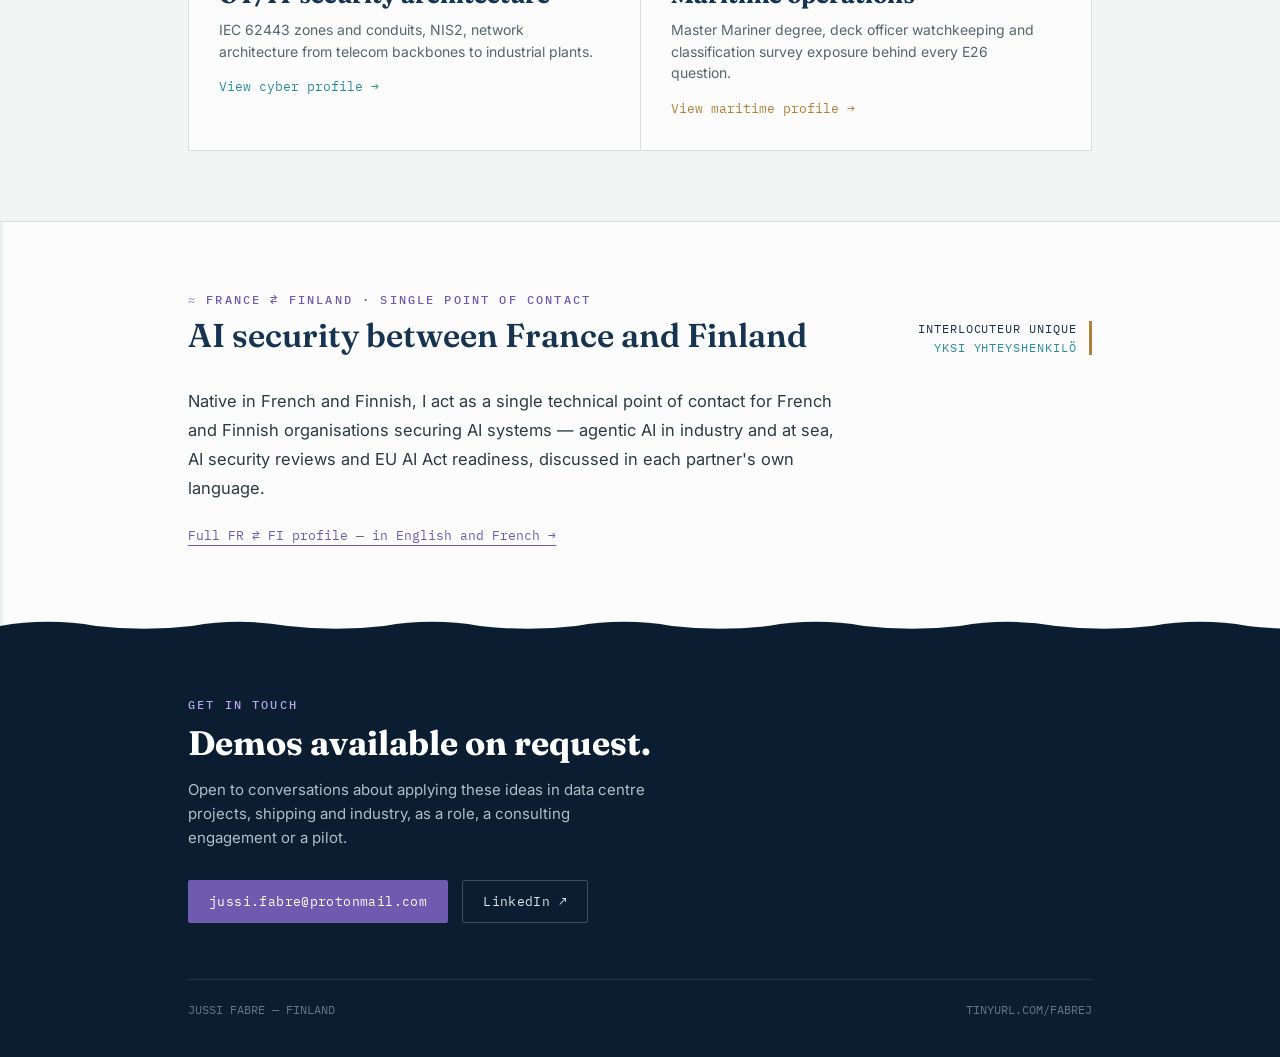
<file: ai.html>
<!DOCTYPE html>
<html lang="en">
<head>
<meta charset="UTF-8" />
<meta name="viewport" content="width=device-width, initial-scale=1.0" />
<title>Jussi Fabre — Agentic AI Prototypes</title>
<link rel="canonical" href="https://jfabe.github.io/jussi-fabre-site/ai.html">
<meta property="og:type" content="website">
<meta property="og:title" content="Jussi Fabre — Agentic AI Prototypes">
<meta property="og:description" content="Conduit and Fathom: two working prototypes by Jussi Fabre that apply IEC 62443 and IACS UR E26 to agentic AI in industrial, maritime and data centre environments.">
<meta property="og:url" content="https://jfabe.github.io/jussi-fabre-site/ai.html">
<meta name="twitter:card" content="summary">
<meta name="description" content="Conduit and Fathom: two working prototypes by Jussi Fabre that apply IEC 62443 and IACS UR E26 to agentic AI in industrial, maritime and data centre environments.">
<link rel="preconnect" href="https://fonts.googleapis.com">
<link rel="preconnect" href="https://fonts.gstatic.com" crossorigin>
<link href="https://fonts.googleapis.com/css2?family=Fraunces:opsz,wght@9..144,500;9..144,600;9..144,700;9..144,900&family=Inter:wght@400;500;600&family=IBM+Plex+Mono:wght@400;500&display=swap" rel="stylesheet">
<link rel="stylesheet" href="style.css">
</head>
<body class="page-ai">

<header class="nav" id="siteNav">
  <div class="nav-inner">
    <a href="index.html" class="brand">
      <svg width="26" height="26" viewBox="0 0 26 26" fill="none">
        <circle cx="13" cy="13" r="11.5" stroke="#6E5BB0" stroke-width="1.4"/>
        <path d="M13 3.5V6.5M13 19.5V22.5M3.5 13H6.5M19.5 13H22.5" stroke="#6E5BB0" stroke-width="1.4"/>
        <circle cx="13" cy="13" r="2.6" fill="#163350"/>
      </svg>
      <span>Jussi Fabre</span>
    </a>
    <nav class="pagelinks">
      <a href="maritime.html">Maritime</a>
      <a href="index.html">Both</a>
      <a href="cyber.html">Cyber</a>
      <a href="datacenter.html">DC</a>
      <a href="ai.html" class="active">AI</a>
    </nav>
  </div>
</header>

<section class="hero" id="top">
  <div class="hero-grid" aria-hidden="true"></div>
  <div class="wrap">
    <div class="eyebrow">Agentic AI · OT Security · Maritime</div>
    <h1>Security standards,<br>applied to AI agents</h1>
    <div class="role">Two working prototypes, designed and built from concept to running tool.</div>
    <p class="lede">AI agents are moving into real systems: calling APIs, reading sensors,
      changing settings. Industry and shipping already have mature standards for exactly
      this kind of risk. Conduit and Fathom apply them to agentic AI.</p>
    <div class="coords mono">
      <span>IEC 62443 ZONES &amp; CONDUITS</span>
      <span>IACS UR E26</span>
      <span>AI MODELS VIA API</span>
      <span>DATA CENTRES</span>
    </div>
    <div class="cta-row">
      <a class="btn btn-primary" href="mailto:jussi.fabre@protonmail.com?subject=Demo%20request%20%E2%80%94%20Conduit%20%2F%20Fathom">Request a demo</a>
      <a class="btn btn-ghost" href="#conduit">Conduit ↓</a>
      <a class="btn btn-ghost" href="#fathom">Fathom ↓</a>
      <a class="btn btn-ghost" href="#datacentres">Data centres ↓</a>
    </div>
  </div>
</section>

<section id="why">
  <div class="wrap">
    <div class="section-head">
      <div class="eyebrow">Why this matters</div>
      <h2>Who decides what an agent may touch?</h2>
    </div>
    <div class="about-body">
      <p>Organisations want AI agents in operations, on the bridge and in the control
        room. Nobody wants an agent with unlimited access to a control system. The
        question is not new: industrial security answered it years ago by grouping systems
        into zones and controlling every connection between them.</p>
      <p>These prototypes come from the overlap of 25+ years in critical-infrastructure networks and OT/IT security
        architecture with a Master Mariner degree and documented sea service. The focus
        is the architecture and the rules around AI, the part where industrial AI projects
        succeed or fail.</p>
    </div>
    <div class="about-flags">
      <span class="flag">Agentic AI</span>
      <span class="flag">IEC 62443</span>
      <span class="flag">IACS UR E26</span>
      <span class="flag">AI governance</span>
      <span class="flag">APIs &amp; integrations</span>
      <span class="flag">Data centres</span>
    </div>
  </div>
</section>

<!-- ============ CONDUIT ============ -->
<section class="alt" id="conduit">
  <div class="wrap">
    <div class="section-head">
      <div>
        <div class="eyebrow" style="color:var(--teal)">Prototype 01 — Cyber</div>
        <h2>Conduit</h2>
      </div>
    </div>
    <div class="proto k-cyber">
      <div>
        <p class="lead-p">An agentic AI security gateway based on IEC 62443. Conduit sits
          between AI agents and the systems they call through APIs, and decides what each
          agent is allowed to do. Systems are grouped into security zones, and every
          agent action passes through a controlled conduit.</p>
        <div class="proto-tags">
          <span class="ptag">IEC 62443</span><span class="ptag">Agentic AI</span><span class="ptag">Working prototype</span>
        </div>
        <h3 class="sub">What it does</h3>
        <ul class="feat">
          <li>Places agents and target systems into IEC 62443-style zones</li>
          <li>Routes every agent action through a policy-controlled conduit</li>
          <li>Allows, restricts or blocks actions according to zone and agent role</li>
          <li>Records what agents attempted and what was permitted</li>
        </ul>
        <div class="why"><b>Why it matters</b>A familiar OT security model sets clear,
          auditable limits on what AI agents can reach, before they get anywhere near a
          control system.</div>
      </div>
      <div class="figure">
        <svg viewBox="0 0 380 300" role="img" aria-label="AI agents reach IT and DMZ systems only through the Conduit gateway; direct access to the OT zone is blocked">
          <defs>
            <marker id="arc" markerWidth="8" markerHeight="8" refX="7" refY="4" orient="auto"><path d="M0,0 L8,4 L0,8 z" fill="#55666B"/></marker>
          </defs>
          <g font-family="IBM Plex Mono, monospace" font-size="11" fill="#142028">
            <rect x="8" y="42" width="92" height="38" fill="#FBFCFB" stroke="#B9C4C0"/><text x="54" y="65" text-anchor="middle">AI agent A</text>
            <rect x="8" y="131" width="92" height="38" fill="#FBFCFB" stroke="#B9C4C0"/><text x="54" y="154" text-anchor="middle">AI agent B</text>
            <rect x="8" y="220" width="92" height="38" fill="#FBFCFB" stroke="#B9C4C0"/><text x="54" y="243" text-anchor="middle">AI agent C</text>

            <rect x="140" y="26" width="90" height="248" fill="#EEF5F6" stroke="#2E8B9E" stroke-width="1.5"/>
            <text x="185" y="138" text-anchor="middle" font-family="Fraunces, serif" font-size="17" font-weight="600" fill="#163350">Conduit</text>
            <text x="185" y="158" text-anchor="middle" font-size="9.5" fill="#2E8B9E">POLICY · ZONES</text>
            <text x="185" y="172" text-anchor="middle" font-size="9.5" fill="#2E8B9E">AUDIT LOG</text>

            <rect x="268" y="26" width="104" height="72" fill="#FBFCFB" stroke="#B9C4C0" stroke-dasharray="4 3"/>
            <text x="320" y="50" text-anchor="middle" font-size="9.5" fill="#55666B">ZONE · IT</text><text x="320" y="74" text-anchor="middle">Business apps</text>
            <rect x="268" y="114" width="104" height="72" fill="#FBFCFB" stroke="#B9C4C0" stroke-dasharray="4 3"/>
            <text x="320" y="138" text-anchor="middle" font-size="9.5" fill="#55666B">ZONE · DMZ</text><text x="320" y="162" text-anchor="middle">Historian</text>
            <rect x="268" y="202" width="104" height="72" fill="#FBFCFB" stroke="#163350" stroke-width="1.3"/>
            <text x="320" y="226" text-anchor="middle" font-size="9.5" fill="#163350">ZONE · OT</text><text x="320" y="250" text-anchor="middle">Control system</text>
          </g>
          <g stroke="#55666B" stroke-width="1.3" fill="none" marker-end="url(#arc)">
            <path d="M100 61 L138 80"/><path d="M100 150 L138 150"/><path d="M100 239 L138 220"/>
            <path d="M230 80 L266 64"/><path d="M230 150 L266 150"/>
          </g>
          <path d="M230 220 L266 238" stroke="#B0813A" stroke-width="1.4" stroke-dasharray="3 3" fill="none"/>
          <g transform="translate(248,214)" stroke="#B0813A" stroke-width="2"><path d="M-5 -5 L5 5 M5 -5 L-5 5"/></g>
        </svg>
        <div class="cap">SIMPLIFIED VIEW — agents reach systems only through the conduit; writes into the OT zone are blocked by policy.</div>
      </div>
    </div>
  </div>
</section>

<!-- ============ FATHOM ============ -->
<section id="fathom">
  <div class="wrap">
    <div class="section-head">
      <div>
        <div class="eyebrow" style="color:var(--brass)">Prototype 02 — Sea</div>
        <h2>Fathom</h2>
      </div>
    </div>
    <div class="proto k-sea">
      <div>
        <p class="lead-p">A vessel self-assessment of onboard AI-agent exposure against
          IACS UR E26. Fathom shows a ship owner or operator how ready a vessel is for AI
          agents on board, using the five E26 domains: Identify, Protect, Detect, Respond
          and Recover.</p>
        <div class="proto-tags">
          <span class="ptag">IACS UR E26</span><span class="ptag">Maritime</span><span class="ptag">Working prototype</span>
        </div>
        <h3 class="sub">What it does</h3>
        <ul class="feat">
          <li>Scores each E26 domain in maturity bands: Not ready, Developing, Aligned</li>
          <li>Radar view of strong and weak areas at a glance</li>
          <li>Inventory of onboard AI agents with security-zone classification</li>
          <li>Exports a readiness brief for the fleet or management team</li>
          <li>Runs fully in the browser; no vessel data leaves the device</li>
        </ul>
        <div class="why"><b>Why it matters</b>E26 applies to new ships, and AI is
          arriving on board faster than guidance for it. Fathom connects the two in a
          format a superintendent or master can use, built with deck officer experience
          behind it.</div>
      </div>
      <div class="figure">
        <svg viewBox="0 0 340 300" role="img" aria-label="Example radar chart across the five IACS UR E26 domains">
          <g transform="translate(170,152)" font-family="IBM Plex Mono, monospace" font-size="10.5" fill="#142028">
            <polygon points="0,-108 102.7,-33.4 63.5,87.4 -63.5,87.4 -102.7,-33.4" fill="#FBFCFB" stroke="#D7DEDB"/>
            <polygon points="0,-72 68.5,-22.2 42.3,58.3 -42.3,58.3 -68.5,-22.2" fill="none" stroke="#D7DEDB"/>
            <polygon points="0,-36 34.2,-11.1 21.2,29.1 -21.2,29.1 -34.2,-11.1" fill="none" stroke="#D7DEDB"/>
            <g stroke="#D7DEDB"><line x1="0" y1="0" x2="0" y2="-108"/><line x1="0" y1="0" x2="102.7" y2="-33.4"/><line x1="0" y1="0" x2="63.5" y2="87.4"/><line x1="0" y1="0" x2="-63.5" y2="87.4"/><line x1="0" y1="0" x2="-102.7" y2="-33.4"/></g>
            <polygon points="0,-86 77,-25 31.8,43.7 -44.5,61.2 -51.4,-16.7" fill="#B0813A" fill-opacity=".18" stroke="#B0813A" stroke-width="2"/>
            <g fill="#B0813A"><circle cx="0" cy="-86" r="3"/><circle cx="77" cy="-25" r="3"/><circle cx="31.8" cy="43.7" r="3"/><circle cx="-44.5" cy="61.2" r="3"/><circle cx="-51.4" cy="-16.7" r="3"/></g>
            <text x="0" y="-118" text-anchor="middle" fill="#163350">IDENTIFY</text>
            <text x="110" y="-30" text-anchor="start" fill="#163350">PROTECT</text>
            <text x="68" y="106" text-anchor="middle" fill="#163350">DETECT</text>
            <text x="-68" y="106" text-anchor="middle" fill="#163350">RESPOND</text>
            <text x="-110" y="-30" text-anchor="end" fill="#163350">RECOVER</text>
          </g>
        </svg>
        <div class="cap">ILLUSTRATIVE — radar view with sample data.</div>
      </div>
    </div>
  </div>
</section>


<!-- ============ DATA CENTRES ============ -->
<section class="alt" id="datacentres">
  <div class="wrap">
    <div class="section-head">
      <div>
        <div class="eyebrow">Applied to data centres</div>
        <h2>From prototype to the data centre build</h2>
      </div>
    </div>
    <p class="dc-intro">A modern data centre is an industrial site at scale: building management,
      power monitoring, cooling, fire and physical security, all of it OT. AI campuses add
      dense power and liquid cooling, and operators increasingly want AI to run parts of it.
      At the same time the builder works through a long chain of EPC contractors, MEP and
      BMS integrators and equipment vendors, and NIS2 (in Finland, the Cybersecurity Act)
      pushes security requirements down that whole supply chain.</p>

    <div class="exp-grid">
      <div class="exp-cell">
        <div class="pattern">Conduit pattern</div>
        <h3 class="dc">AI in operations, under control</h3>
        <p class="body">Agents that tune cooling and energy use can read BMS, EPMS and DCIM
          data freely, while every setpoint change passes a policy check and, where it
          matters, a human approval. Gains in efficiency without handing an agent the keys
          to the chillers.</p>
      </div>
      <div class="exp-cell">
        <div class="pattern">Fathom pattern</div>
        <h3 class="dc">Commissioning and handover readiness</h3>
        <p class="body">A site self-assessment against IEC 62443 and NIS2 before handover:
          zone by zone, with evidence, maturity bands and a readiness brief the owner can
          sign off. Security becomes a measurable acceptance item, not a promise.</p>
      </div>
      <div class="exp-cell">
        <div class="pattern">Conduit pattern</div>
        <h3 class="dc">Contractor and vendor access</h3>
        <p class="body">Dozens of integrators and OEMs need remote access during build and
          warranty. The same conduit model gives each of them scoped, time-limited and
          logged access, and closes it cleanly at handover.</p>
      </div>
      <div class="exp-cell">
        <div class="pattern">Agent-assisted compliance</div>
        <h3 class="dc">Reporting from existing data</h3>
        <p class="body">EU energy-efficiency reporting for data centres and NIS2 evidence
          draw on data the site already produces. Agents can compile it; people review and
          sign. Less spreadsheet work, a better audit trail.</p>
      </div>
    </div>

    <div class="lifecycle">
      <div class="eyebrow">Contracting strategy</div>
      <h3 class="lc-title">Security decided in the contract, not retrofitted after it</h3>
      <p class="lc-lead">The cheapest moment to get OT security and AI governance right is
        before the contracts are signed. Each phase of a data centre project has one decision
        that costs little early and a great deal later.</p>
      <div class="phases">
        <div class="phase">
          <h4>Design</h4>
          <p>Security zones and target security levels written into the basis of design.</p>
          <span class="std">IEC 62443-3-2</span>
        </div>
        <div class="phase">
          <h4>Procurement</h4>
          <p>Security and AI-use requirements in EPC, integrator and vendor contracts, with
            clear ownership of each interface.</p>
          <span class="std">IEC 62443-2-4 · 4-2</span>
        </div>
        <div class="phase">
          <h4>Build &amp; FAT/SAT</h4>
          <p>Security acceptance criteria tested like any other system requirement.</p>
          <span class="std">IEC 62443-3-3</span>
        </div>
        <div class="phase">
          <h4>Commissioning</h4>
          <p>Evidence-based handover: asset inventory, zones verified, construction-phase
            access closed.</p>
          <span class="std">Readiness brief</span>
        </div>
        <div class="phase">
          <h4>Operations</h4>
          <p>NIS2 obligations owned by the operator, AI agents running inside agreed
            limits.</p>
          <span class="std">NIS2 · Cybersecurity Act</span>
        </div>
      </div>

      <div class="role-box">
        <div>
          <div class="eyebrow">The role</div>
          <h3>One interlocutor across the chain</h3>
        </div>
        <p>On the owner's or developer's side: translating between investors, EPC
          contractors, integrators, operators and regulators, in Finnish, French and English.
          Security and AI kept at the architecture and contract level, where they shape the
          whole project rather than a single device.</p>
      </div>
      <p style="margin-top:22px"><a class="section-link" href="datacenter.html">Full data centre profile →</a></p>
    </div>
  </div>
</section>

<section>
  <div class="wrap">
    <div class="section-head">
      <div class="eyebrow">Where it comes from</div>
      <h2>Built on two disciplines</h2>
    </div>
    <div class="split">
      <a class="split-card cyber" href="cyber.html">
        <div class="k">Cyber → Conduit</div>
        <h3>OT/IT security architecture</h3>
        <p>IEC 62443 zones and conduits, NIS2, network architecture from telecom
          backbones to industrial plants.</p>
        <div class="go">View cyber profile →</div>
      </a>
      <a class="split-card sea" href="maritime.html">
        <div class="k">Sea → Fathom</div>
        <h3>Maritime operations</h3>
        <p>Master Mariner degree, deck officer watchkeeping and classification survey
          exposure behind every E26 question.</p>
        <div class="go">View maritime profile →</div>
      </a>
    </div>
  </div>
</section>

<section class="bridge bridge-compact">
  <div class="wrap">
    <div class="section-head">
      <div>
        <div class="eyebrow">France ⇄ Finland · Single point of contact</div>
        <h2>AI security between France and Finland</h2>
      </div>
      <div class="bridge-langs mono" lang="fr">Interlocuteur unique<span lang="fi">Yksi yhteyshenkilö</span></div>
    </div>
    <div class="about-body"><p>Native in French and Finnish, I act as a single technical point of contact for French and Finnish organisations securing AI systems — agentic AI in industry and at sea, AI security reviews and EU AI Act readiness, discussed in each partner's own language.</p></div>
    <p class="bridge-more"><a class="section-link" href="index.html#france-finland">Full FR ⇄ FI profile — in English and French →</a></p>
  </div>
</section>

<footer id="contact">
  <div class="wrap">
    <div class="eyebrow">Get in touch</div>
    <h2>Demos available on request.</h2>
    <p>Open to conversations about applying these ideas in data centre projects, shipping
      and industry, as a role, a consulting engagement or a pilot.</p>
    <div class="contact-row">
      <a class="btn btn-primary" href="mailto:jussi.fabre@protonmail.com">jussi.fabre@protonmail.com</a>
      <a class="btn btn-ghost" href="https://fi.linkedin.com/in/jussi-fabre" target="_blank" rel="noopener">LinkedIn ↗</a>
    </div>
    <div class="foot-bottom">
      <span>JUSSI FABRE — FINLAND</span>
      <span>TINYURL.COM/FABREJ</span>
    </div>
  </div>
</footer>

<script src="script.js"></script>
</body>
</html>
</file>
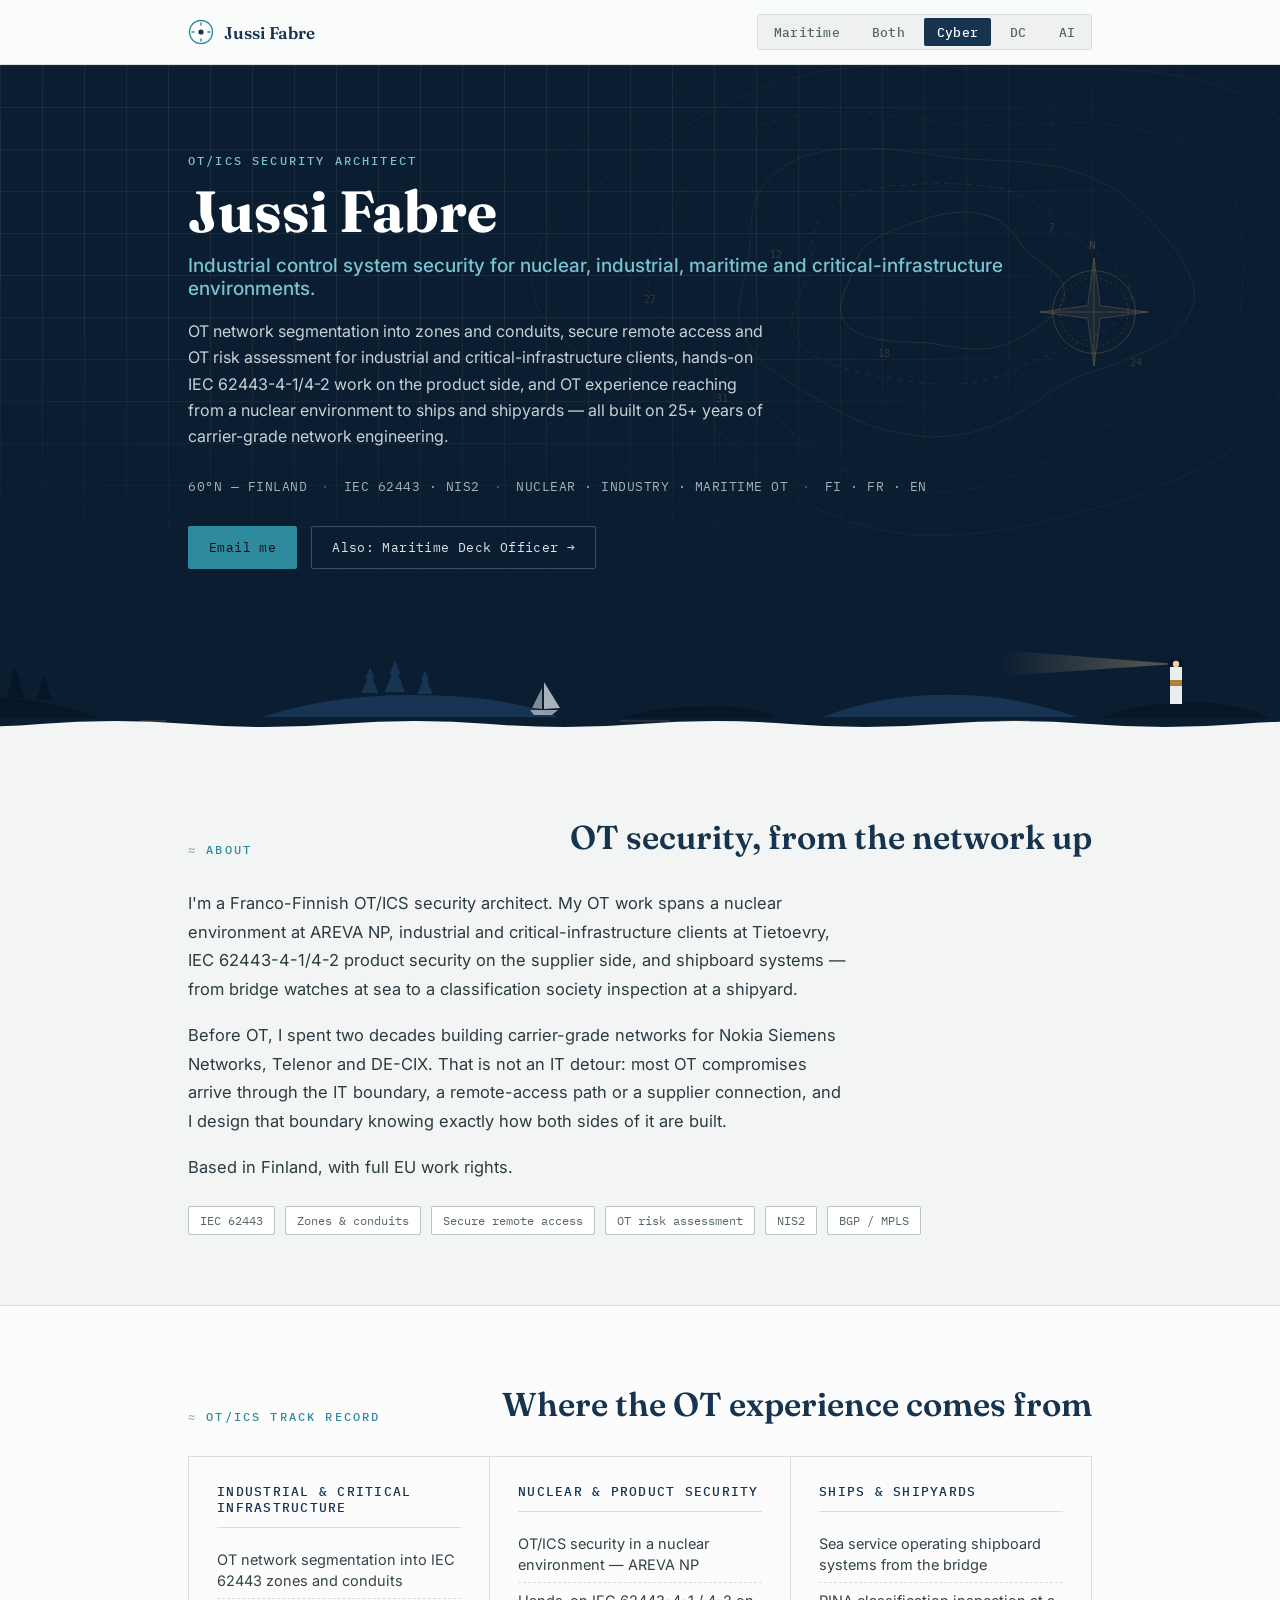
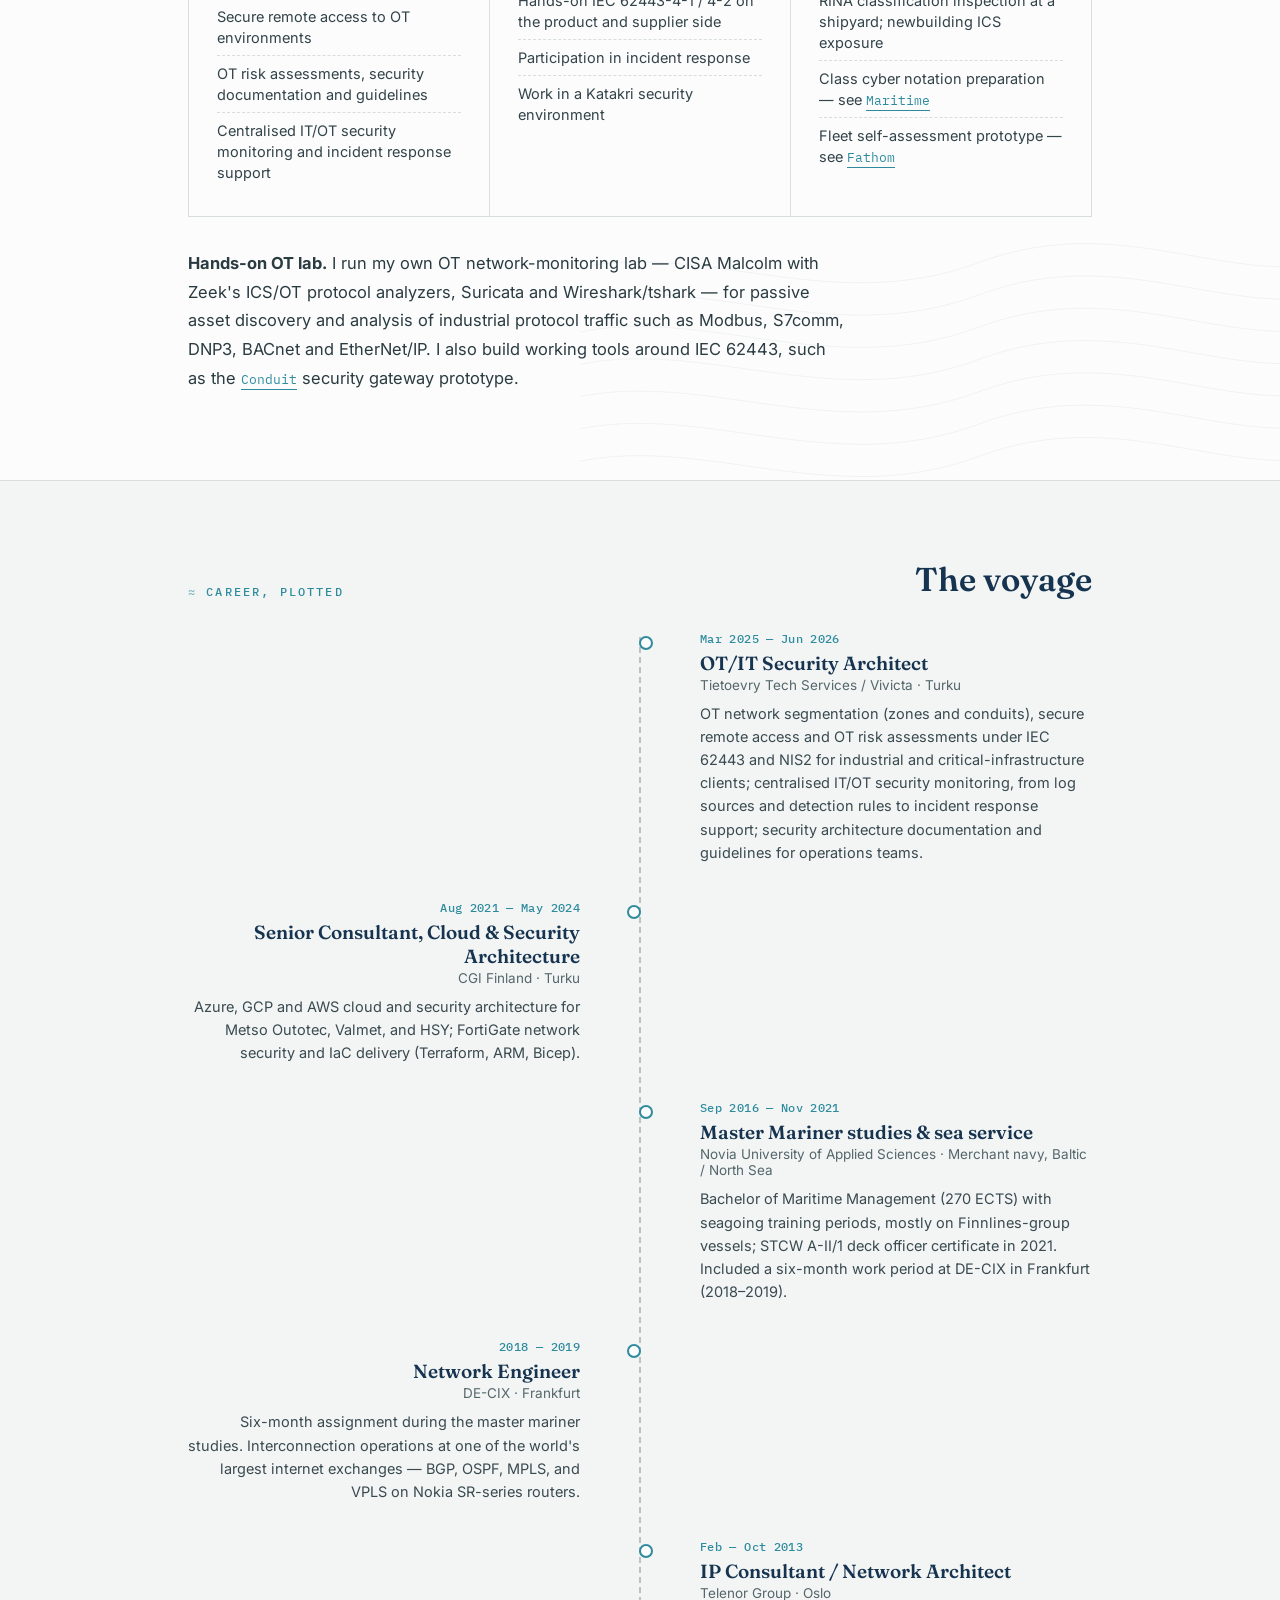
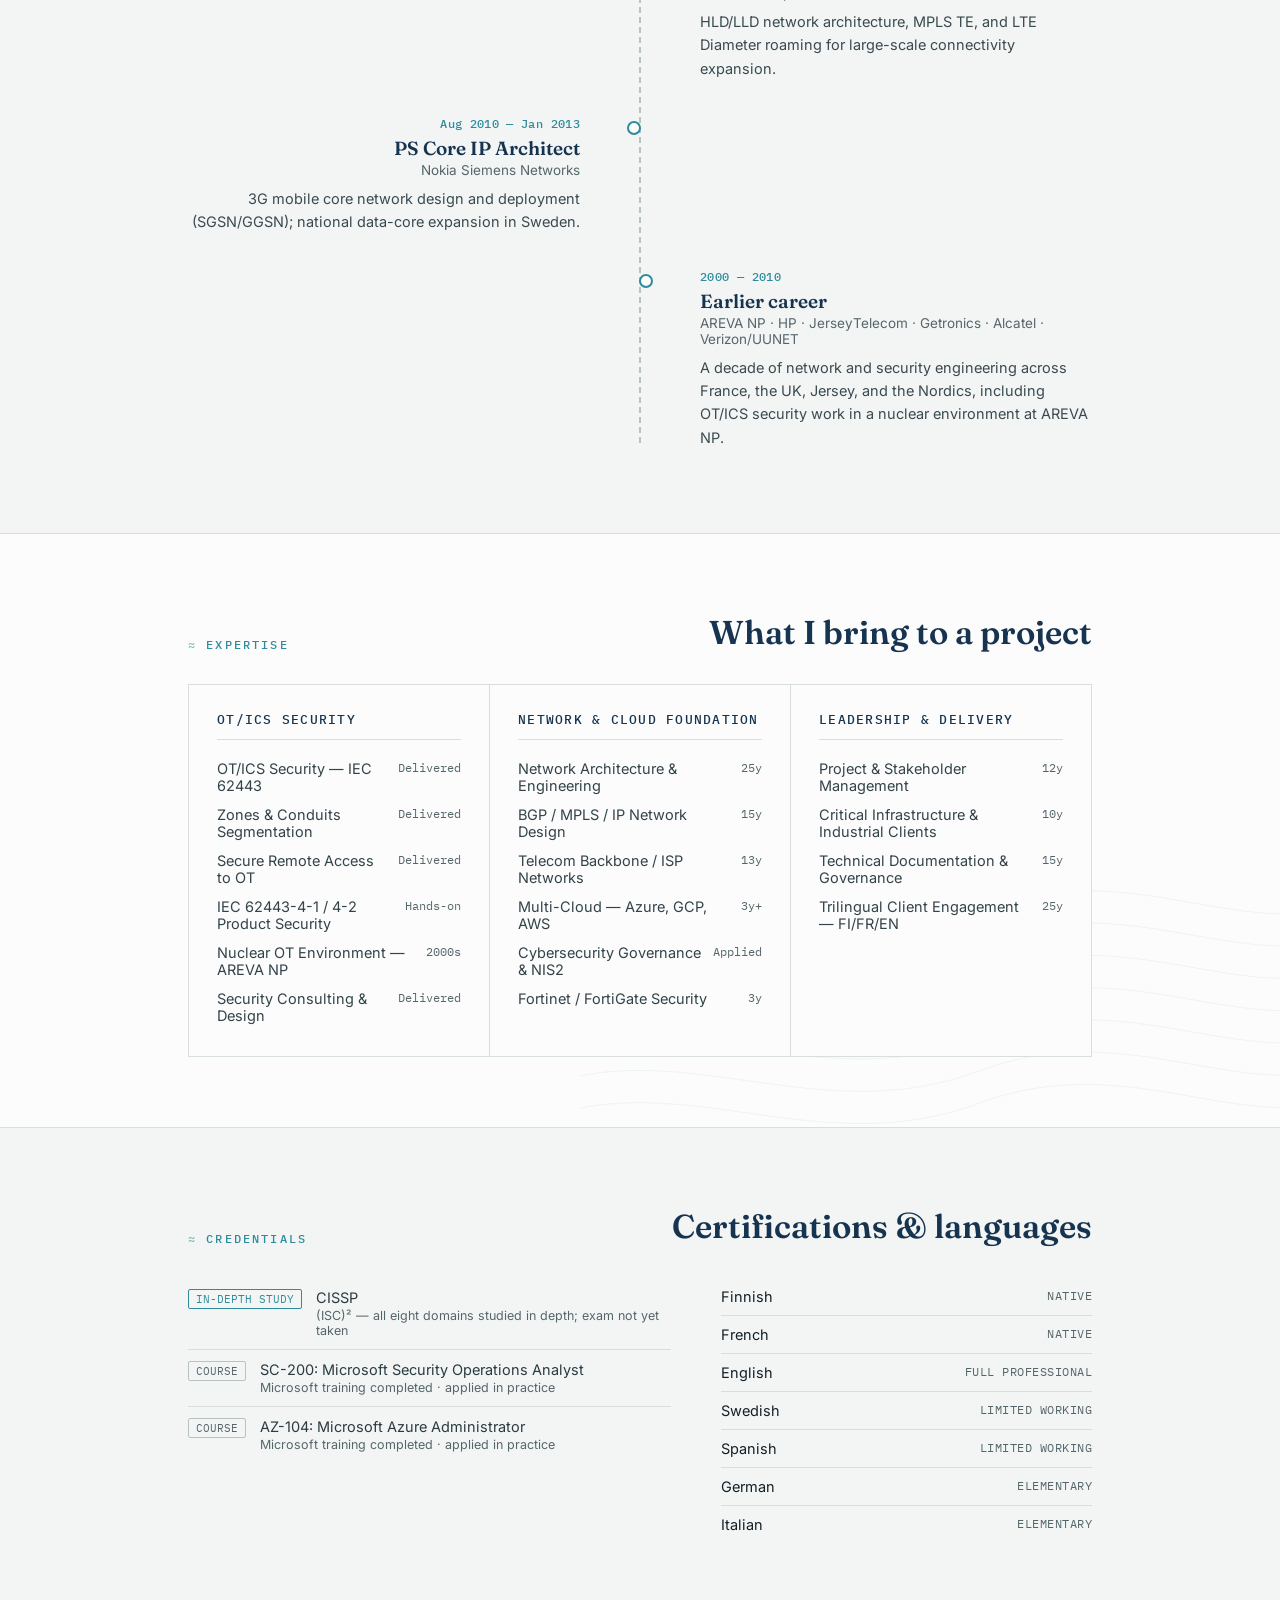
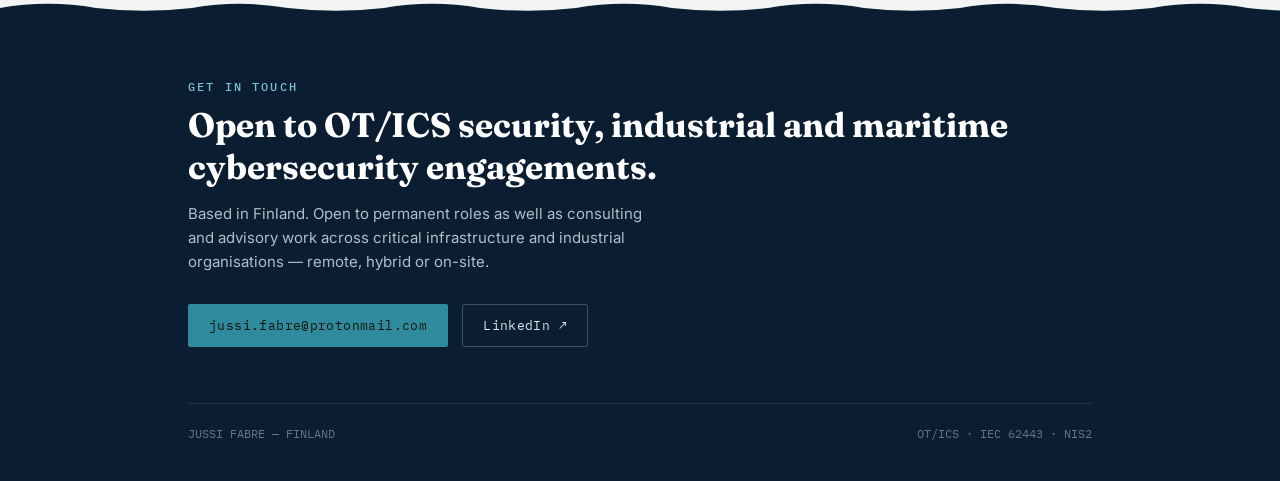
<file: cyber.html>
<!DOCTYPE html>
<html lang="en">
<head>
<meta charset="UTF-8" />
<meta name="viewport" content="width=device-width, initial-scale=1.0" />
<title>Jussi Fabre — OT/ICS Security Architect</title>
<meta name="description" content="Jussi Fabre — OT/ICS security architect: zones and conduits, secure remote access, IEC 62443 and NIS2 for industrial, energy and maritime systems, built on 25+ years of carrier-grade networks.">
<link rel="canonical" href="https://jfabe.github.io/jussi-fabre-site/cyber.html">
<meta property="og:type" content="website">
<meta property="og:title" content="Jussi Fabre — OT/ICS Security Architect">
<meta property="og:description" content="Jussi Fabre — OT/ICS security architect: zones and conduits, secure remote access, IEC 62443 and NIS2 for industrial, energy and maritime systems, built on 25+ years of carrier-grade networks.">
<meta property="og:url" content="https://jfabe.github.io/jussi-fabre-site/cyber.html">
<meta name="twitter:card" content="summary">
<link rel="preconnect" href="https://fonts.googleapis.com">
<link rel="preconnect" href="https://fonts.gstatic.com" crossorigin>
<link href="https://fonts.googleapis.com/css2?family=Fraunces:opsz,wght@9..144,500;9..144,600;9..144,700;9..144,900&family=Inter:wght@400;500;600&family=IBM+Plex+Mono:wght@400;500&display=swap" rel="stylesheet">
<link rel="stylesheet" href="style.css">
</head>
<body class="page-cyber">

<header class="nav" id="siteNav">
  <div class="nav-inner">
    <a href="index.html" class="brand">
      <svg width="26" height="26" viewBox="0 0 26 26" fill="none">
        <circle cx="13" cy="13" r="11.5" stroke="#2E8B9E" stroke-width="1.4"/>
        <path d="M13 3.5V6.5M13 19.5V22.5M3.5 13H6.5M19.5 13H22.5" stroke="#2E8B9E" stroke-width="1.4"/>
        <circle cx="13" cy="13" r="2.6" fill="#163350"/>
      </svg>
      <span>Jussi Fabre</span>
    </a>
    <nav class="pagelinks">
      <a href="maritime.html">Maritime</a>
      <a href="index.html">Both</a>
      <a href="cyber.html" class="active">Cyber</a>
      <a href="datacenter.html">DC</a>
      <a href="ai.html">AI</a>
    </nav>
  </div>
</header>

<section class="hero" id="top">
  <div class="hero-grid" aria-hidden="true"></div>
  <div class="wrap">
    <div class="eyebrow">OT/ICS Security Architect</div>
    <h1>Jussi Fabre</h1>
    <div class="role">Industrial control system security for nuclear, industrial, maritime and critical-infrastructure environments.</div>
    <p class="lede">OT network segmentation into zones and conduits, secure remote
      access and OT risk assessment for industrial and critical-infrastructure
      clients, hands-on IEC 62443-4-1/4-2 work on the product side, and OT experience
      reaching from a nuclear environment to ships and shipyards — all built on 25+
      years of carrier-grade network engineering.</p>
    <div class="coords mono">
      <span>60&deg;N — FINLAND</span>
      <span>IEC 62443 · NIS2</span>
      <span>NUCLEAR · INDUSTRY · MARITIME OT</span>
      <span>FI · FR · EN</span>
    </div>
    <div class="cta-row">
      <a class="btn btn-primary" href="mailto:jussi.fabre@protonmail.com">Email me</a>
      <a class="btn btn-ghost" href="maritime.html">Also: Maritime Deck Officer →</a>
    </div>
  </div>
</section>

<section id="about">
  <div class="wrap">
    <div class="section-head">
      <div class="eyebrow">About</div>
      <h2>OT security, from the network up</h2>
    </div>
    <div class="about-body">
      <p>I'm a Franco-Finnish OT/ICS security architect. My OT work spans a nuclear
        environment at AREVA NP, industrial and critical-infrastructure clients at
        Tietoevry, IEC 62443-4-1/4-2 product security on the supplier side, and
        shipboard systems — from bridge watches at sea to a classification society
        inspection at a shipyard.</p>
      <p>Before OT, I spent two decades building carrier-grade networks for Nokia
        Siemens Networks, Telenor and DE-CIX. That is not an IT detour: most OT
        compromises arrive through the IT boundary, a remote-access path or a
        supplier connection, and I design that boundary knowing exactly how both
        sides of it are built.</p>
      <p>Based in Finland, with full EU work rights.</p>
    </div>
    <div class="about-flags">
      <span class="flag">IEC 62443</span>
      <span class="flag">Zones &amp; conduits</span>
      <span class="flag">Secure remote access</span>
      <span class="flag">OT risk assessment</span>
      <span class="flag">NIS2</span>
      <span class="flag">BGP / MPLS</span>
    </div>
  </div>
</section>

<section class="alt" id="ot-record">
  <div class="wrap">
    <div class="section-head">
      <div class="eyebrow">OT/ICS track record</div>
      <h2>Where the OT experience comes from</h2>
    </div>
    <div class="exp-grid cols-3 bridge-grid">
      <div class="exp-cell">
        <h3>Industrial &amp; critical infrastructure</h3>
        <ul>
          <li class="tagline">OT network segmentation into IEC 62443 zones and conduits</li>
          <li class="tagline">Secure remote access to OT environments</li>
          <li class="tagline">OT risk assessments, security documentation and guidelines</li>
          <li class="tagline">Centralised IT/OT security monitoring and incident response support</li>
        </ul>
      </div>
      <div class="exp-cell">
        <h3>Nuclear &amp; product security</h3>
        <ul>
          <li class="tagline">OT/ICS security in a nuclear environment — AREVA NP</li>
          <li class="tagline">Hands-on IEC 62443-4-1 / 4-2 on the product and supplier side</li>
          <li class="tagline">Participation in incident response</li>
          <li class="tagline">Work in a Katakri security environment</li>
        </ul>
      </div>
      <div class="exp-cell">
        <h3>Ships &amp; shipyards</h3>
        <ul>
          <li class="tagline">Sea service operating shipboard systems from the bridge</li>
          <li class="tagline">RINA classification inspection at a shipyard; newbuilding ICS exposure</li>
          <li class="tagline">Class cyber notation preparation — see <a class="section-link" href="maritime.html">Maritime</a></li>
          <li class="tagline">Fleet self-assessment prototype — see <a class="section-link" href="ai.html">Fathom</a></li>
        </ul>
      </div>
    </div>
    <div class="about-body" style="margin-top:32px">
      <p><strong>Hands-on OT lab.</strong> I run my own OT network-monitoring lab —
        CISA Malcolm with Zeek's ICS/OT protocol analyzers, Suricata and
        Wireshark/tshark — for passive asset discovery and analysis of industrial
        protocol traffic such as Modbus, S7comm, DNP3, BACnet and EtherNet/IP. I also
        build working tools around IEC 62443, such as the
        <a class="section-link" href="ai.html">Conduit</a> security gateway prototype.</p>
    </div>
  </div>
</section>

<section id="voyage">
  <div class="wrap">
    <div class="section-head">
      <div class="eyebrow">Career, plotted</div>
      <h2>The voyage</h2>
    </div>
    <div class="voyage">
      <div class="course-line" aria-hidden="true"></div>

      <div class="stop">
        <div class="node"></div>
        <div class="datetag">Mar 2025 — Jun 2026</div>
        <h3>OT/IT Security Architect</h3>
        <div class="org">Tietoevry Tech Services / Vivicta · Turku</div>
        <p class="desc">OT network segmentation (zones and conduits), secure remote
          access and OT risk assessments under IEC 62443 and NIS2 for industrial and
          critical-infrastructure clients; centralised IT/OT security monitoring, from
          log sources and detection rules to incident response support; security
          architecture documentation and guidelines for operations teams.</p>
      </div>

      <div class="stop">
        <div class="node"></div>
        <div class="datetag">Aug 2021 — May 2024</div>
        <h3>Senior Consultant, Cloud &amp; Security Architecture</h3>
        <div class="org">CGI Finland · Turku</div>
        <p class="desc">Azure, GCP and AWS cloud and security architecture for Metso
          Outotec, Valmet, and HSY; FortiGate network security and IaC delivery
          (Terraform, ARM, Bicep).</p>
      </div>

      <div class="stop">
        <div class="node"></div>
        <div class="datetag">Sep 2016 — Nov 2021</div>
        <h3>Master Mariner studies &amp; sea service</h3>
        <div class="org">Novia University of Applied Sciences · Merchant navy, Baltic / North Sea</div>
        <p class="desc">Bachelor of Maritime Management (270 ECTS) with seagoing
          training periods, mostly on Finnlines-group vessels; STCW A-II/1 deck
          officer certificate in 2021. Included a six-month work period at DE-CIX in Frankfurt (2018–2019).</p>
      </div>

      <div class="stop">
        <div class="node"></div>
        <div class="datetag">2018 — 2019</div>
        <h3>Network Engineer</h3>
        <div class="org">DE-CIX · Frankfurt</div>
        <p class="desc">Six-month assignment during the master mariner studies.
          Interconnection operations at one of the world's largest
          internet exchanges — BGP, OSPF, MPLS, and VPLS on Nokia SR-series routers.</p>
      </div>

      <div class="stop">
        <div class="node"></div>
        <div class="datetag">Feb — Oct 2013</div>
        <h3>IP Consultant / Network Architect</h3>
        <div class="org">Telenor Group · Oslo</div>
        <p class="desc">HLD/LLD network architecture, MPLS TE, and LTE Diameter roaming
          for large-scale connectivity expansion.</p>
      </div>

      <div class="stop">
        <div class="node"></div>
        <div class="datetag">Aug 2010 — Jan 2013</div>
        <h3>PS Core IP Architect</h3>
        <div class="org">Nokia Siemens Networks</div>
        <p class="desc">3G mobile core network design and deployment (SGSN/GGSN);
          national data-core expansion in Sweden.</p>
      </div>

      <div class="stop">
        <div class="node"></div>
        <div class="datetag">2000 — 2010</div>
        <h3>Earlier career</h3>
        <div class="org">AREVA NP · HP · JerseyTelecom · Getronics · Alcatel · Verizon/UUNET</div>
        <p class="desc">A decade of network and security engineering across France,
          the UK, Jersey, and the Nordics, including OT/ICS security work in a nuclear
          environment at AREVA NP.</p>
      </div>
    </div>
  </div>
</section>

<section class="alt" id="expertise">
  <div class="wrap">
    <div class="section-head">
      <div class="eyebrow">Expertise</div>
      <h2>What I bring to a project</h2>
    </div>
    <div class="exp-grid cols-3">
      <div class="exp-cell">
        <h3>OT/ICS Security</h3>
        <ul>
          <li><span>OT/ICS Security — IEC 62443</span><span class="yrs">Delivered</span></li>
          <li><span>Zones &amp; Conduits Segmentation</span><span class="yrs">Delivered</span></li>
          <li><span>Secure Remote Access to OT</span><span class="yrs">Delivered</span></li>
          <li><span>IEC 62443-4-1 / 4-2 Product Security</span><span class="yrs">Hands-on</span></li>
          <li><span>Nuclear OT Environment — AREVA NP</span><span class="yrs">2000s</span></li>
          <li><span>Security Consulting &amp; Design</span><span class="yrs">Delivered</span></li>
        </ul>
      </div>
      <div class="exp-cell">
        <h3>Network &amp; Cloud Foundation</h3>
        <ul>
          <li><span>Network Architecture &amp; Engineering</span><span class="yrs">25y</span></li>
          <li><span>BGP / MPLS / IP Network Design</span><span class="yrs">15y</span></li>
          <li><span>Telecom Backbone / ISP Networks</span><span class="yrs">13y</span></li>
          <li><span>Multi-Cloud — Azure, GCP, AWS</span><span class="yrs">3y+</span></li>
          <li><span>Cybersecurity Governance &amp; NIS2</span><span class="yrs">Applied</span></li>
          <li><span>Fortinet / FortiGate Security</span><span class="yrs">3y</span></li>
        </ul>
      </div>
      <div class="exp-cell">
        <h3>Leadership &amp; Delivery</h3>
        <ul>
          <li><span>Project &amp; Stakeholder Management</span><span class="yrs">12y</span></li>
          <li><span>Critical Infrastructure &amp; Industrial Clients</span><span class="yrs">10y</span></li>
          <li><span>Technical Documentation &amp; Governance</span><span class="yrs">15y</span></li>
          <li><span>Trilingual Client Engagement — FI/FR/EN</span><span class="yrs">25y</span></li>
        </ul>
      </div>
    </div>
  </div>
</section>

<section id="credentials">
  <div class="wrap">
    <div class="section-head">
      <div class="eyebrow">Credentials</div>
      <h2>Certifications &amp; languages</h2>
    </div>
    <div class="cred-cols">
      <ul class="cred-list">
        <li><span class="tag">In-depth study</span><span><span class="name">CISSP</span><span class="issuer">(ISC)&sup2; &mdash; all eight domains studied in depth; exam not yet taken</span></span></li>
        <li><span class="tag done">Course</span><span><span class="name">SC-200: Microsoft Security Operations Analyst</span><span class="issuer">Microsoft training completed &middot; applied in practice</span></span></li>
        <li><span class="tag done">Course</span><span><span class="name">AZ-104: Microsoft Azure Administrator</span><span class="issuer">Microsoft training completed &middot; applied in practice</span></span></li>
      </ul>
      <div>
        <div class="lang-row"><span>Finnish</span><span class="level mono">NATIVE</span></div>
        <div class="lang-row"><span>French</span><span class="level mono">NATIVE</span></div>
        <div class="lang-row"><span>English</span><span class="level mono">FULL PROFESSIONAL</span></div>
        <div class="lang-row"><span>Swedish</span><span class="level mono">LIMITED WORKING</span></div>
        <div class="lang-row"><span>Spanish</span><span class="level mono">LIMITED WORKING</span></div>
        <div class="lang-row"><span>German</span><span class="level mono">ELEMENTARY</span></div>
        <div class="lang-row"><span>Italian</span><span class="level mono">ELEMENTARY</span></div>
      </div>
    </div>
  </div>
</section>

<footer id="contact">
  <div class="wrap">
    <div class="eyebrow">Get in touch</div>
    <h2>Open to OT/ICS security, industrial and maritime cybersecurity engagements.</h2>
    <p>Based in Finland. Open to permanent roles as well as consulting and
      advisory work across critical infrastructure and industrial organisations —
      remote, hybrid or on-site.</p>
    <div class="contact-row">
      <a class="btn btn-primary" href="mailto:jussi.fabre@protonmail.com">jussi.fabre@protonmail.com</a>
      <a class="btn btn-ghost" href="https://fi.linkedin.com/in/jussi-fabre" target="_blank" rel="noopener">LinkedIn ↗</a>
    </div>
    <div class="foot-bottom">
      <span>JUSSI FABRE — FINLAND</span>
      <span>OT/ICS · IEC 62443 · NIS2</span>
    </div>
  </div>
</footer>

<script src="script.js"></script>
</body>
</html>
</file>
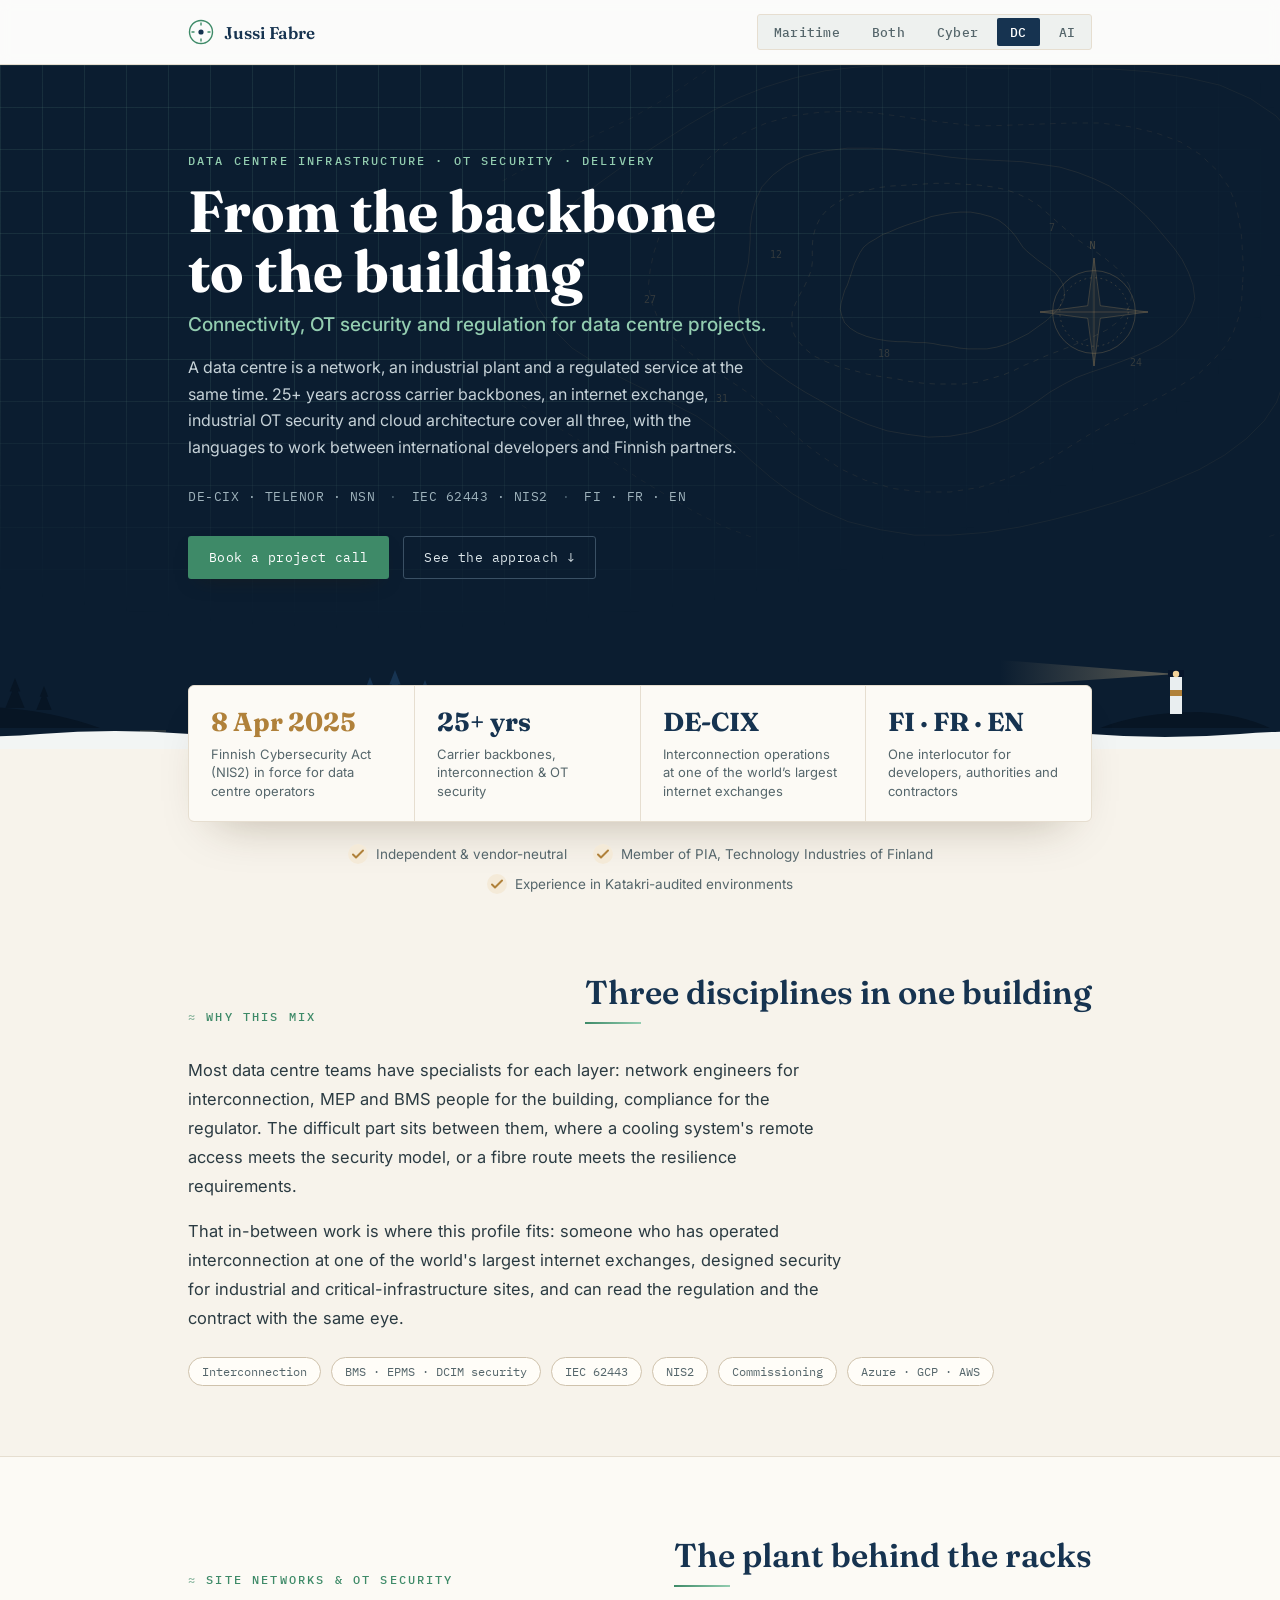
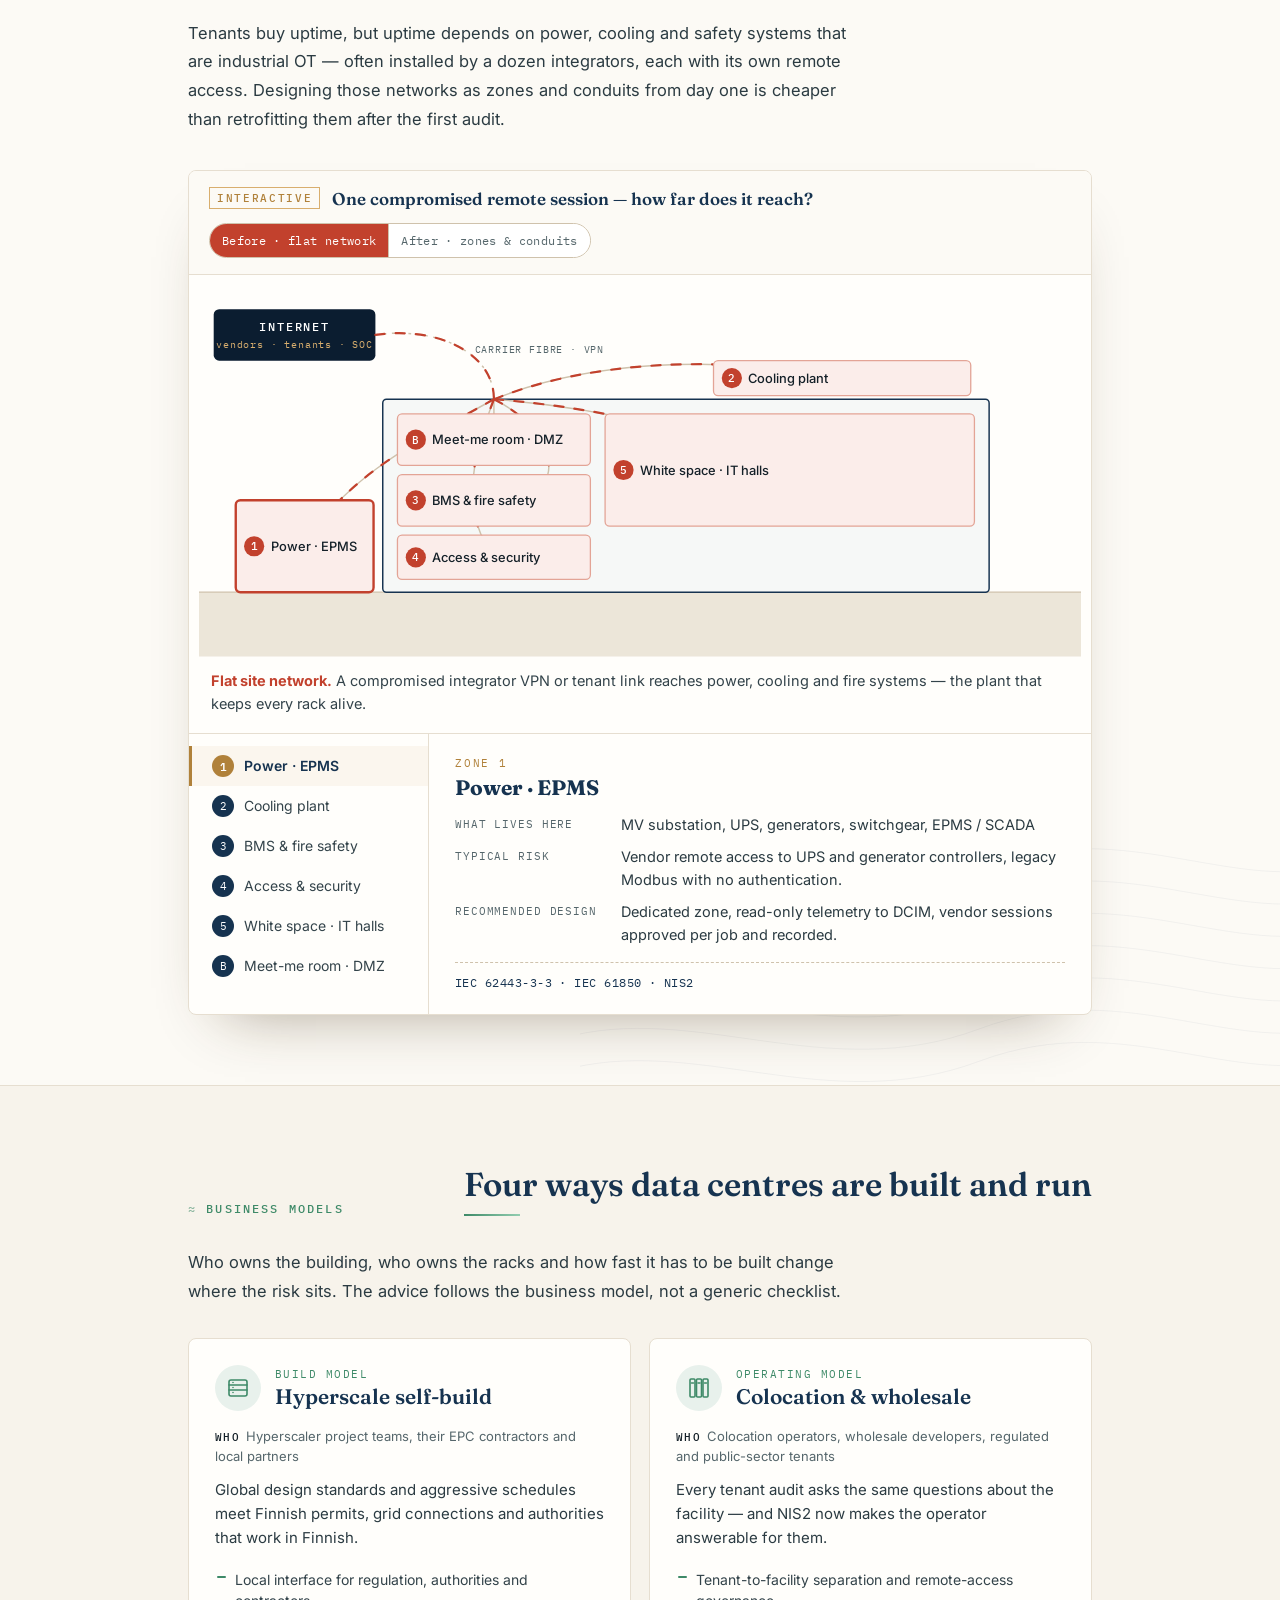
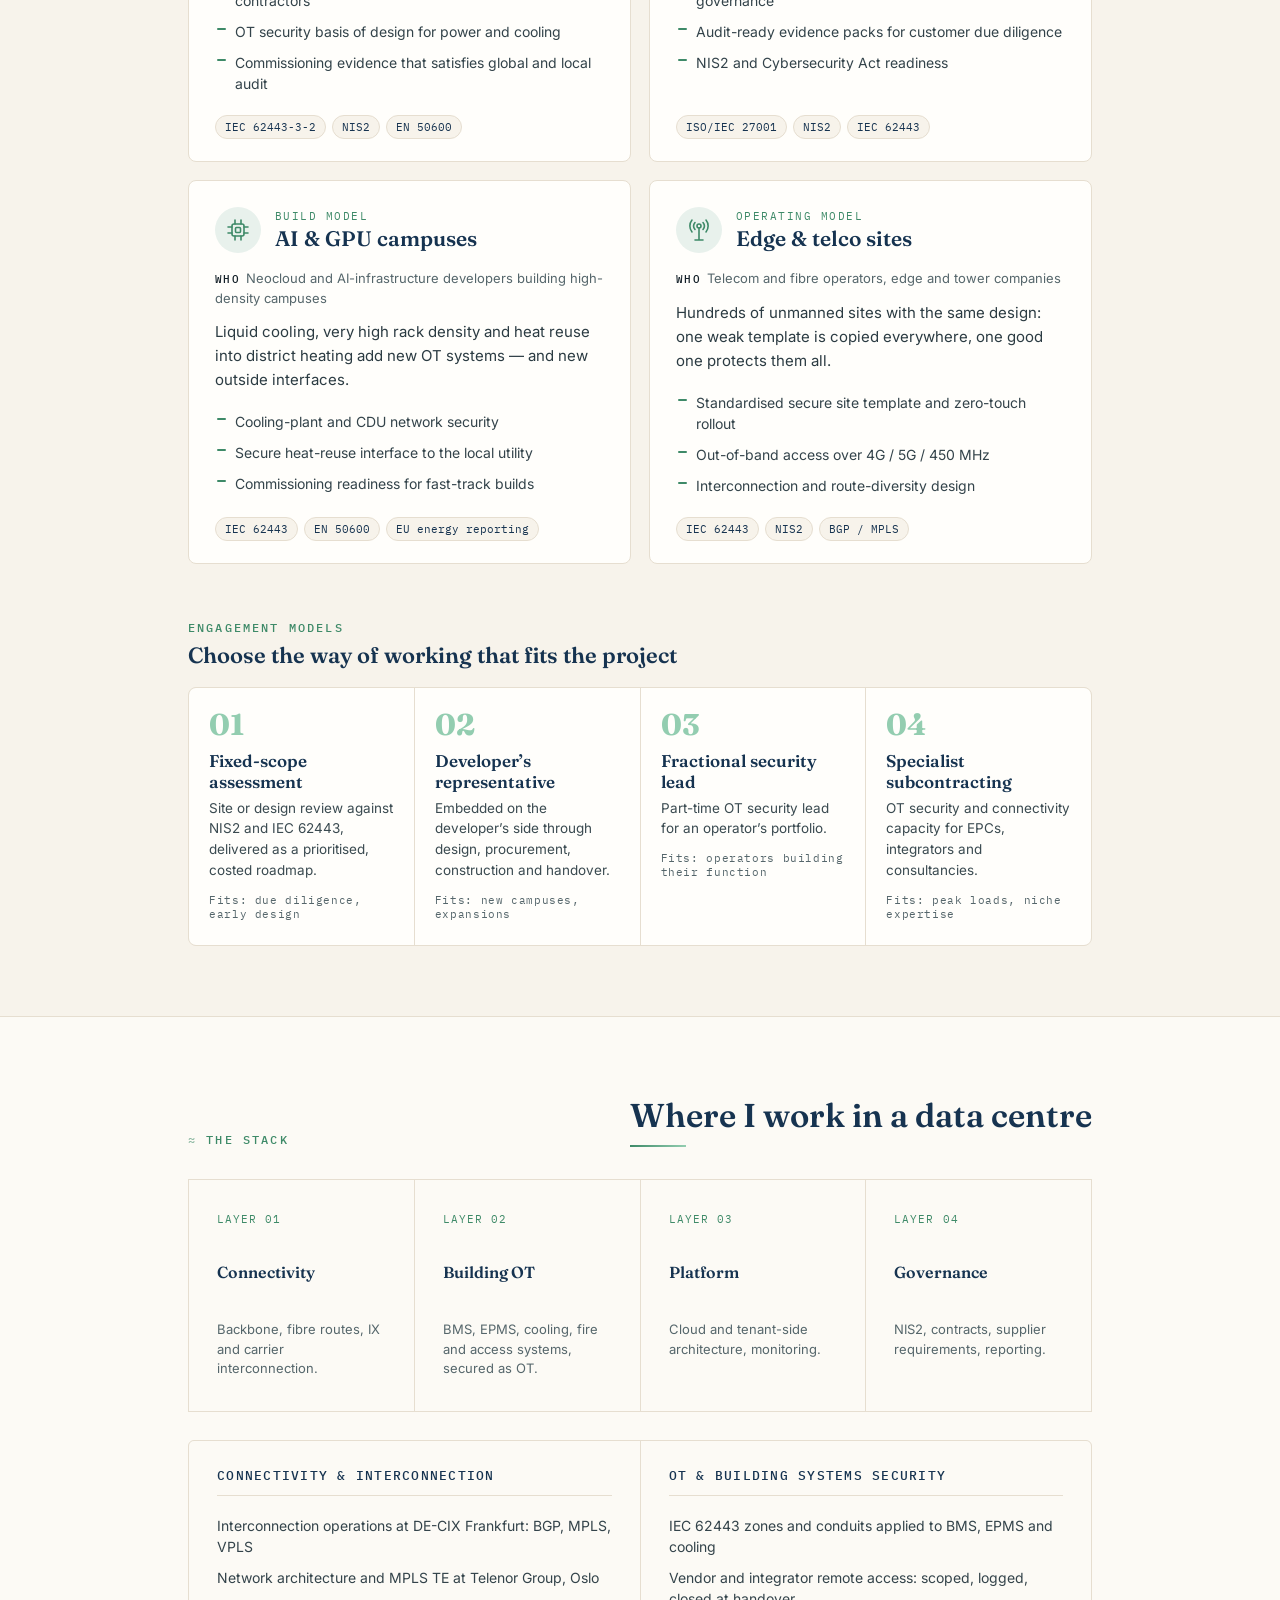
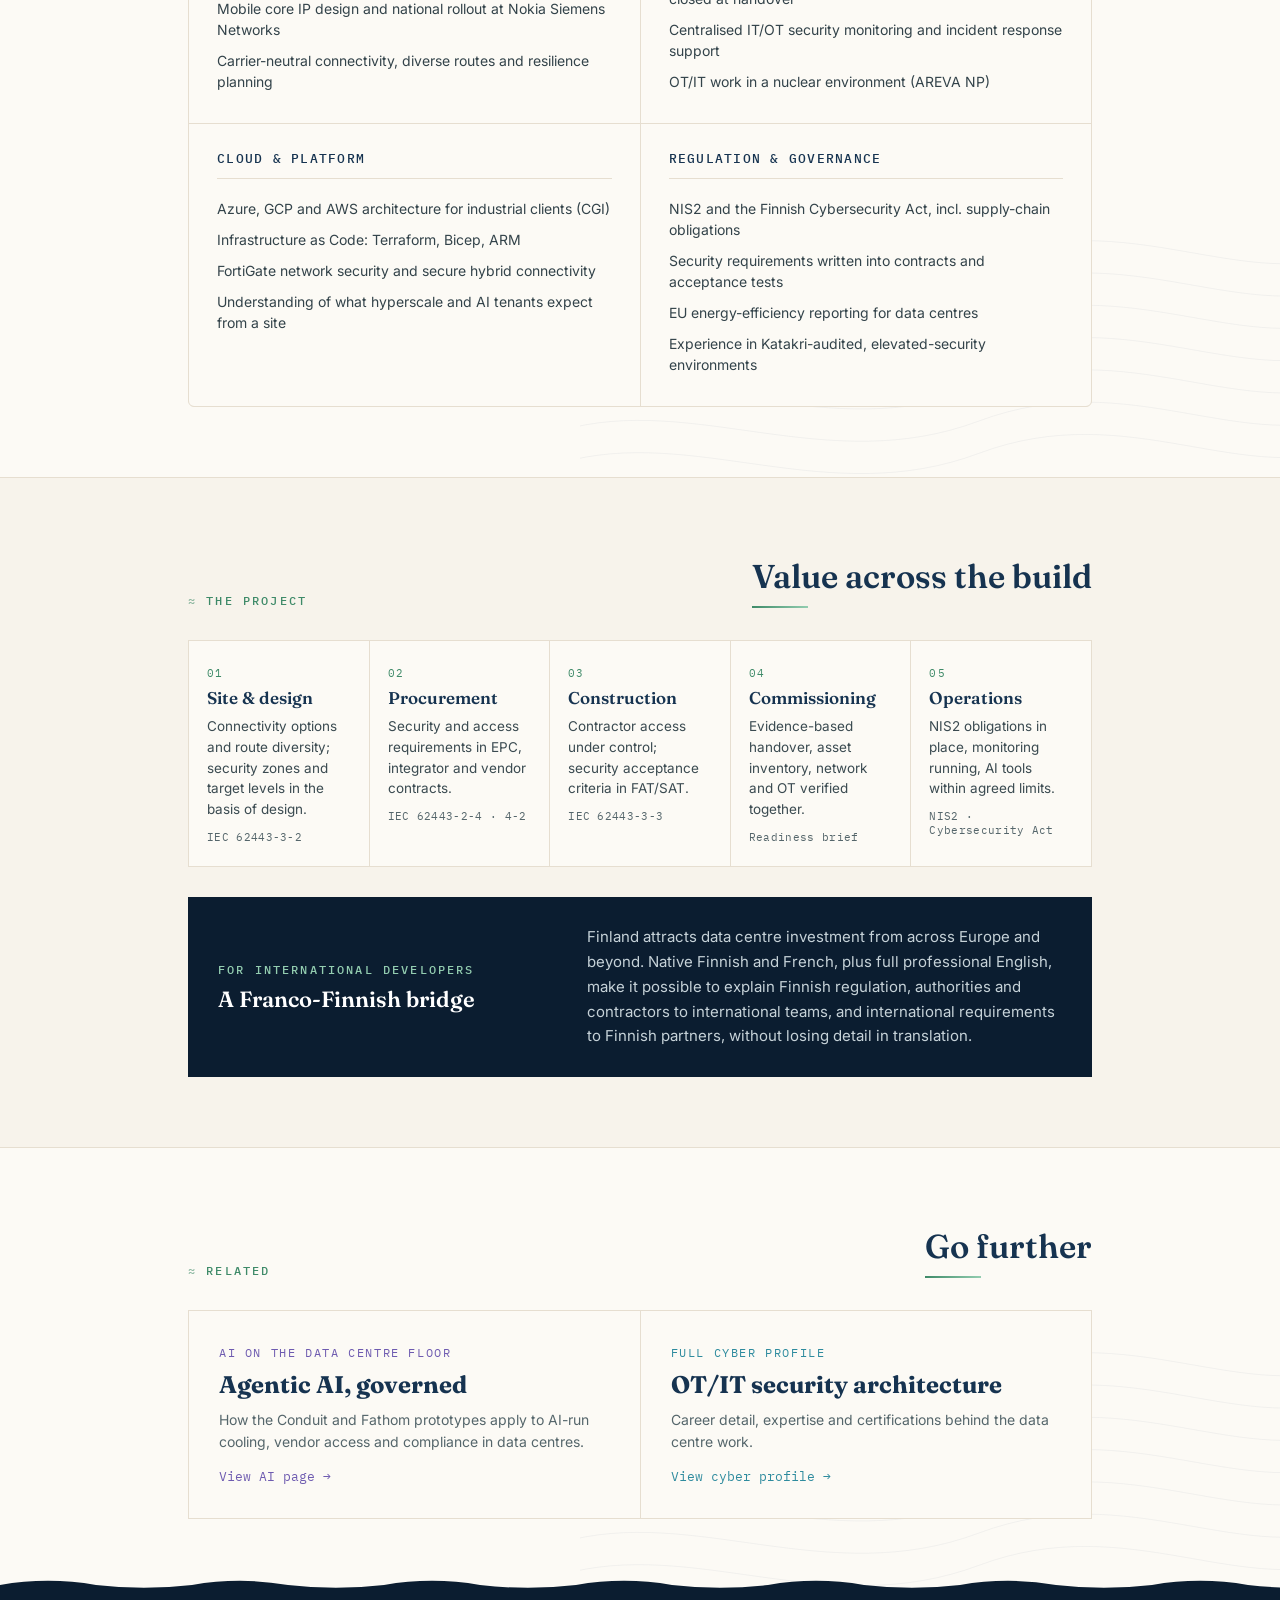
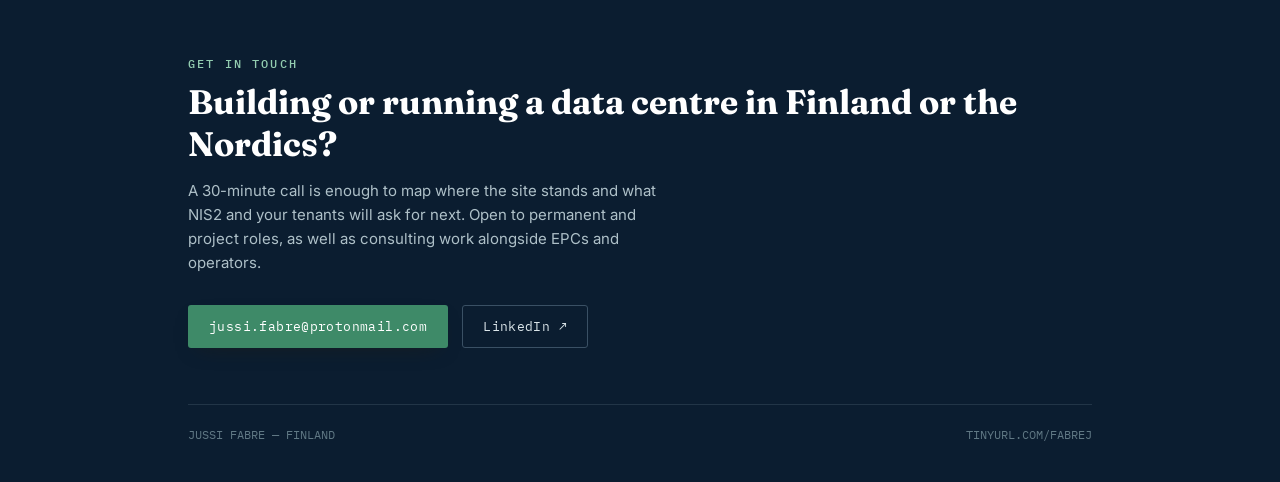
<file: datacenter.html>
<!DOCTYPE html>
<html lang="en">
<head>
<meta charset="UTF-8" />
<meta name="viewport" content="width=device-width, initial-scale=1.0" />
<title>Jussi Fabre — Data Centre Infrastructure &amp; OT Security</title>
<link rel="canonical" href="https://jfabe.github.io/jussi-fabre-site/datacenter.html">
<meta property="og:type" content="website">
<meta property="og:title" content="Jussi Fabre — Data Centre Infrastructure &amp; OT Security">
<meta property="og:description" content="Jussi Fabre: connectivity, OT security and regulatory know-how for data centre projects, from carrier backbone and internet exchange to the building systems and contracts.">
<meta property="og:url" content="https://jfabe.github.io/jussi-fabre-site/datacenter.html">
<meta name="twitter:card" content="summary">
<meta name="description" content="Jussi Fabre: connectivity, OT security and regulatory know-how for data centre projects, from carrier backbone and internet exchange to the building systems and contracts.">
<link rel="preconnect" href="https://fonts.googleapis.com">
<link rel="preconnect" href="https://fonts.gstatic.com" crossorigin>
<link href="https://fonts.googleapis.com/css2?family=Fraunces:opsz,wght@9..144,500;9..144,600;9..144,700;9..144,900&family=Inter:wght@400;500;600&family=IBM+Plex+Mono:wght@400;500&display=swap" rel="stylesheet">
<link rel="stylesheet" href="style.css">
</head>
<body class="page-dc theme-warm">

<header class="nav" id="siteNav">
  <div class="nav-inner">
    <a href="index.html" class="brand">
      <svg width="26" height="26" viewBox="0 0 26 26" fill="none">
        <circle cx="13" cy="13" r="11.5" stroke="#3E8A68" stroke-width="1.4"/>
        <path d="M13 3.5V6.5M13 19.5V22.5M3.5 13H6.5M19.5 13H22.5" stroke="#3E8A68" stroke-width="1.4"/>
        <circle cx="13" cy="13" r="2.6" fill="#163350"/>
      </svg>
      <span>Jussi Fabre</span>
    </a>
    <nav class="pagelinks">
      <a href="maritime.html">Maritime</a>
      <a href="index.html">Both</a>
      <a href="cyber.html">Cyber</a>
      <a href="datacenter.html" class="active">DC</a>
      <a href="ai.html">AI</a>
    </nav>
  </div>
</header>

<section class="hero" id="top">
  <div class="hero-grid" aria-hidden="true"></div>
  <div class="wrap">
    <div class="eyebrow">Data Centre Infrastructure · OT Security · Delivery</div>
    <h1>From the backbone<br>to the building</h1>
    <div class="role">Connectivity, OT security and regulation for data centre projects.</div>
    <p class="lede">A data centre is a network, an industrial plant and a regulated
      service at the same time. 25+ years across carrier backbones, an internet exchange,
      industrial OT security and cloud architecture cover all three, with the languages to
      work between international developers and Finnish partners.</p>
    <div class="coords mono">
      <span>DE-CIX · TELENOR · NSN</span>
      <span>IEC 62443 · NIS2</span>
      <span>FI · FR · EN</span>
    </div>
    <div class="cta-row">
      <a class="btn btn-primary" href="mailto:jussi.fabre@protonmail.com?subject=Data%20centre%20project%20call">Book a project call</a>
      <a class="btn btn-ghost" href="#site">See the approach ↓</a>
    </div>
  </div>
</section>

<section class="mx-stats" aria-label="Key facts">
  <div class="wrap">
    <div class="mx-stat-grid">
      <div class="mx-stat">
        <div class="mx-num">8 Apr 2025</div>
        <div class="mx-cap">Finnish Cybersecurity Act (NIS2) in force for data centre operators</div>
      </div>
      <div class="mx-stat">
        <div class="mx-num"><span data-count="25">25</span>+ yrs</div>
        <div class="mx-cap">Carrier backbones, interconnection &amp; OT security</div>
      </div>
      <div class="mx-stat">
        <div class="mx-num">DE-CIX</div>
        <div class="mx-cap">Interconnection operations at one of the world&#8217;s largest internet exchanges</div>
      </div>
      <div class="mx-stat">
        <div class="mx-num">FI · FR · EN</div>
        <div class="mx-cap">One interlocutor for developers, authorities and contractors</div>
      </div>
    </div>
    <ul class="mx-trust" aria-label="Working principles">
      <li><svg viewBox="0 0 16 16" aria-hidden="true"><path d="M3 8.5l3 3 7-7"/></svg>Independent &amp; vendor-neutral</li>
      <li><svg viewBox="0 0 16 16" aria-hidden="true"><path d="M3 8.5l3 3 7-7"/></svg>Member of PIA, Technology Industries of Finland</li>
      <li><svg viewBox="0 0 16 16" aria-hidden="true"><path d="M3 8.5l3 3 7-7"/></svg>Experience in Katakri-audited environments</li>
    </ul>
  </div>
</section>

<section id="why">
  <div class="wrap">
    <div class="section-head">
      <div class="eyebrow">Why this mix</div>
      <h2>Three disciplines in one building</h2>
    </div>
    <div class="about-body">
      <p>Most data centre teams have specialists for each layer: network engineers for
        interconnection, MEP and BMS people for the building, compliance for the
        regulator. The difficult part sits between them, where a cooling system's remote
        access meets the security model, or a fibre route meets the resilience
        requirements.</p>
      <p>That in-between work is where this profile fits: someone who has operated
        interconnection at one of the world's largest internet exchanges, designed
        security for industrial and critical-infrastructure sites, and can read the
        regulation and the contract with the same eye.</p>
    </div>
    <div class="about-flags">
      <span class="flag">Interconnection</span>
      <span class="flag">BMS · EPMS · DCIM security</span>
      <span class="flag">IEC 62443</span>
      <span class="flag">NIS2</span>
      <span class="flag">Commissioning</span>
      <span class="flag">Azure · GCP · AWS</span>
    </div>
  </div>
</section>

<section class="alt" id="site">
  <div class="wrap">
    <div class="section-head">
      <div class="eyebrow">Site networks &amp; OT security</div>
      <h2>The plant behind the racks</h2>
    </div>
    <div class="about-body" style="margin-bottom:36px">
      <p>Tenants buy uptime, but uptime depends on power, cooling and safety systems
        that are industrial OT — often installed by a dozen integrators, each with
        its own remote access. Designing those networks as zones and conduits from
        day one is cheaper than retrofitting them after the first audit.</p>
    </div>
    <figure class="mx-figure" id="mxFigure" data-mode="flat">
      <div class="mx-figbar">
        <div class="mx-figtitle">
          <span class="mono">INTERACTIVE</span>
          One compromised remote session — how far does it reach?
        </div>
        <div class="mx-toggle" role="group" aria-label="Network model">
          <button type="button" data-mode="flat" aria-pressed="true">Before<span class="mx-hide-sm"> · flat network</span></button>
          <button type="button" data-mode="seg" aria-pressed="false">After<span class="mx-hide-sm"> · zones &amp; conduits</span></button>
        </div>
      </div>
      <svg class="mx-ship" viewBox="0 0 960 400" role="img" aria-labelledby="mxT mxD">
        <title id="mxT">Data centre site network zones</title>
        <desc id="mxD">Side view of a data centre with six zones: power and EPMS, cooling plant, BMS and fire safety, access and security, white space IT halls, and the meet-me room DMZ, connected to the internet.</desc>

        <g class="mx-shore">
          <rect x="16" y="22" width="176" height="56" rx="6"/>
          <text x="104" y="46" class="mx-t-strong" text-anchor="middle">INTERNET</text>
          <text x="104" y="64" class="mx-t-small" text-anchor="middle">vendors · tenants · SOC</text>
        </g>
        <path class="mx-link" d="M192,50 C260,40 321,70 321,120"/>
        <text x="300" y="70" class="mx-t-small mx-hide-sm">CARRIER FIBRE · VPN</text>

        <rect class="mx-ground" x="0" y="330" width="960" height="70"/>
        <path class="mx-ground-line" d="M0,330 H960"/>

        <g class="mx-vessel mx-static">
        <rect class="mx-building" x="200" y="120" width="660" height="210" rx="4"/>
        <path class="mx-cable" d="M115,330 V352 H643 V316"/>

        <g class="mx-flat">
          <path d="M321,120 C250,160 160,200 115,280"/>
          <path d="M321,120 C420,80 560,70 700,97"/>
          <path d="M321,120 C380,150 400,200 360,230"/>
          <path d="M321,120 C290,200 290,250 321,292"/>
          <path d="M321,120 C450,130 560,160 643,197"/>
          <path d="M321,120 V164"/>
        </g>

        <g class="mx-seg">
          <path d="M426,164 H434 V292 H442"/>
          <path d="M426,230 H434"/>
          <path d="M426,292 H434"/>
          <path d="M643,258 V268"/>
          <path d="M844,97 H852 V292 H844"/>
          <g class="mx-fw">
            <rect x="424" y="158" width="12" height="12" rx="2"/>
            <rect x="424" y="224" width="12" height="12" rx="2"/>
            <rect x="424" y="286" width="12" height="12" rx="2"/>
            <rect x="637" y="257" width="12" height="12" rx="2"/>
            <rect x="846" y="180" width="12" height="12" rx="2"/>
            <rect x="109" y="334" width="12" height="12" rx="2"/>
          </g>
        </g>

        <path class="mx-atk mx-atk-link" d="M192,50 C260,40 321,70 321,120"/>
        <g class="mx-atk-flat">
          <path class="mx-atk" d="M321,120 C250,160 160,200 115,280"/>
          <path class="mx-atk" d="M321,120 C420,80 560,70 700,97"/>
          <path class="mx-atk" d="M321,120 C380,150 400,200 360,230"/>
          <path class="mx-atk" d="M321,120 C290,200 290,250 321,292"/>
          <path class="mx-atk" d="M321,120 C450,130 560,160 643,197"/>
        </g>
        <g class="mx-atk-seg">
          <path class="mx-atk" d="M321,120 V140"/>
          <g class="mx-blocked">
            <rect x="62" y="150" width="96" height="26" rx="13"/>
            <text x="110" y="167.5" text-anchor="middle">CONTAINED</text>
          </g>
        </g>

        <g class="mx-zone" data-z="1" tabindex="0" role="button" aria-label="Zone 1: Power and EPMS">
          <rect x="40" y="230" width="150" height="100" rx="5"/>
          <circle cx="60" cy="280.0" r="11"/><text x="60" y="284.5" class="mx-badge" text-anchor="middle">1</text>
          <text x="78" y="285.0" class="mx-label">Power · EPMS</text>
        </g>
        <g class="mx-zone" data-z="2" tabindex="0" role="button" aria-label="Zone 2: Cooling plant">
          <rect x="560" y="78" width="280" height="38" rx="5"/>
          <circle cx="580" cy="97.0" r="11"/><text x="580" y="101.5" class="mx-badge" text-anchor="middle">2</text>
          <text x="598" y="102.0" class="mx-label">Cooling plant</text>
        </g>
        <g class="mx-zone mx-zone--dmz" data-z="b" tabindex="0" role="button" aria-label="Meet-me room and DMZ">
          <rect x="216" y="136" width="210" height="56" rx="5"/>
          <circle cx="236" cy="164.0" r="11"/><text x="236" y="168.5" class="mx-badge" text-anchor="middle">B</text>
          <text x="254" y="169.0" class="mx-label">Meet-me room · DMZ</text>
        </g>
        <g class="mx-zone" data-z="3" tabindex="0" role="button" aria-label="Zone 3: BMS and fire safety">
          <rect x="216" y="202" width="210" height="56" rx="5"/>
          <circle cx="236" cy="230.0" r="11"/><text x="236" y="234.5" class="mx-badge" text-anchor="middle">3</text>
          <text x="254" y="235.0" class="mx-label">BMS &amp; fire safety</text>
        </g>
        <g class="mx-zone" data-z="4" tabindex="0" role="button" aria-label="Zone 4: Access and physical security">
          <rect x="216" y="268" width="210" height="48" rx="5"/>
          <circle cx="236" cy="292.0" r="11"/><text x="236" y="296.5" class="mx-badge" text-anchor="middle">4</text>
          <text x="254" y="297.0" class="mx-label">Access &amp; security</text>
        </g>
        <g class="mx-zone" data-z="5" tabindex="0" role="button" aria-label="Zone 5: White space and IT halls">
          <rect x="442" y="136" width="402" height="122" rx="5"/>
          <circle cx="462" cy="197.0" r="11"/><text x="462" y="201.5" class="mx-badge" text-anchor="middle">5</text>
          <text x="480" y="202.0" class="mx-label">White space · IT halls</text>
        </g>
        <g class="mx-core">
          <rect x="442" y="268" width="402" height="48" rx="5"/>
          <text x="643" y="296" class="mx-t-small" text-anchor="middle">OT BACKBONE · FIREWALLED CONDUITS</text>
        </g>
        </g>
      </svg>
<script type="application/json" id="mxData">{"start": "1", "captions": {"flat": "<strong>Flat site network.</strong> A compromised integrator VPN or tenant link reaches power, cooling and fire systems — the plant that keeps every rack alive.", "seg": "<strong>Zones &amp; conduits.</strong> The intrusion stops at the meet-me room DMZ. Power, cooling and safety systems sit in their own zones, reachable only through monitored, firewalled conduits."}, "zones": [{"id": "1", "name": "Power · EPMS", "lives": "MV substation, UPS, generators, switchgear, EPMS / SCADA", "risk": "Vendor remote access to UPS and generator controllers, legacy Modbus with no authentication.", "fix": "Dedicated zone, read-only telemetry to DCIM, vendor sessions approved per job and recorded.", "refs": "IEC 62443-3-3 · IEC 61850 · NIS2"}, {"id": "2", "name": "Cooling plant", "lives": "Chillers, CDUs, liquid cooling loops, heat reuse to district heating", "risk": "Cloud-connected controllers and a heat-reuse interface to an external utility.", "fix": "Utility interface through the DMZ only, setpoint changes logged, fail-safe local control.", "refs": "IEC 62443-3-3 · EN 50600 · EU energy reporting"}, {"id": "3", "name": "BMS &amp; fire safety", "lives": "Building management, fire detection and suppression, leak detection", "risk": "Integrator laptops and default credentials left behind after commissioning.", "fix": "Separate safety network, credentials rotated at handover, documented change management.", "refs": "IEC 62443-2-4 · EN 54"}, {"id": "4", "name": "Access &amp; security", "lives": "CCTV, access control, intrusion detection, visitor management", "risk": "IP cameras with weak firmware becoming the pivot into building OT.", "fix": "Own zone with no route to power or cooling, firmware lifecycle owned by a named party.", "refs": "IEC 62443-4-2 · EN 50131"}, {"id": "5", "name": "White space · IT halls", "lives": "Tenant racks, GPU clusters, DCIM sensors, in-row cooling", "risk": "Tenant-to-facility pivot through shared management networks.", "fix": "Hard separation of tenant networks from facility OT; DCIM data flows one way, read-only.", "refs": "EN 50600 · ISO/IEC 27001 · NIS2"}, {"id": "b", "name": "Meet-me room · DMZ", "lives": "Carrier fibre, cross-connects, remote-access gateway, jump hosts", "risk": "A single shared VPN account for all integrators and vendors.", "fix": "One controlled entry point, MFA, session recording and logging to a SOC.", "refs": "NIS2 · Cybersecurity Act · IEC 62443-3-3"}]}</script>
      <figcaption class="mx-caption" id="mxCaption" aria-live="polite"></figcaption>
      <div class="mx-explorer">
        <div class="mx-legend" role="list"></div>
        <div class="mx-detail" id="mxDetail" aria-live="polite"></div>
      </div>
    </figure>
  </div>
</section>

<section id="sectors">
  <div class="wrap">
    <div class="section-head">
      <div class="eyebrow">Business models</div>
      <h2>Four ways data centres are built and run</h2>
    </div>
    <div class="about-body" style="margin-bottom:32px">
      <p>Who owns the building, who owns the racks and how fast it has to be built
        change where the risk sits. The advice follows the business model, not a
        generic checklist.</p>
    </div>
    <div class="sx-grid">
      <article class="sx-card">
        <div class="sx-top"><div class="sx-icon"><svg viewBox="0 0 24 24" aria-hidden="true"><rect x="3" y="4" width="18" height="16" rx="2"/><path d="M3 9h18M3 14h18M7 6.5h.01M7 11.5h.01M7 16.5h.01"/></svg></div>
          <div><div class="sx-k">Build model</div><h3>Hyperscale self-build</h3></div></div>
        <p class="sx-who"><b>Who</b>Hyperscaler project teams, their EPC contractors and local partners</p>
        <p class="sx-why">Global design standards and aggressive schedules meet Finnish permits, grid connections and authorities that work in Finnish.</p>
        <ul><li>Local interface for regulation, authorities and contractors</li><li>OT security basis of design for power and cooling</li><li>Commissioning evidence that satisfies global and local audit</li></ul>
        <div class="sx-std"><span>IEC 62443-3-2</span><span>NIS2</span><span>EN 50600</span></div>
      </article>
      <article class="sx-card">
        <div class="sx-top"><div class="sx-icon"><svg viewBox="0 0 24 24" aria-hidden="true"><rect x="3" y="3" width="5" height="18" rx="1"/><rect x="9.5" y="3" width="5" height="18" rx="1"/><rect x="16" y="3" width="5" height="18" rx="1"/><path d="M4.5 7h2M11 7h2M17.5 7h2"/></svg></div>
          <div><div class="sx-k">Operating model</div><h3>Colocation &amp; wholesale</h3></div></div>
        <p class="sx-who"><b>Who</b>Colocation operators, wholesale developers, regulated and public-sector tenants</p>
        <p class="sx-why">Every tenant audit asks the same questions about the facility — and NIS2 now makes the operator answerable for them.</p>
        <ul><li>Tenant-to-facility separation and remote-access governance</li><li>Audit-ready evidence packs for customer due diligence</li><li>NIS2 and Cybersecurity Act readiness</li></ul>
        <div class="sx-std"><span>ISO/IEC 27001</span><span>NIS2</span><span>IEC 62443</span></div>
      </article>
      <article class="sx-card">
        <div class="sx-top"><div class="sx-icon"><svg viewBox="0 0 24 24" aria-hidden="true"><rect x="6" y="6" width="12" height="12" rx="2"/><rect x="9.5" y="9.5" width="5" height="5" rx="1"/><path d="M9 2v4M15 2v4M9 18v4M15 18v4M2 9h4M2 15h4M18 9h4M18 15h4"/></svg></div>
          <div><div class="sx-k">Build model</div><h3>AI &amp; GPU campuses</h3></div></div>
        <p class="sx-who"><b>Who</b>Neocloud and AI-infrastructure developers building high-density campuses</p>
        <p class="sx-why">Liquid cooling, very high rack density and heat reuse into district heating add new OT systems — and new outside interfaces.</p>
        <ul><li>Cooling-plant and CDU network security</li><li>Secure heat-reuse interface to the local utility</li><li>Commissioning readiness for fast-track builds</li></ul>
        <div class="sx-std"><span>IEC 62443</span><span>EN 50600</span><span>EU energy reporting</span></div>
      </article>
      <article class="sx-card">
        <div class="sx-top"><div class="sx-icon"><svg viewBox="0 0 24 24" aria-hidden="true"><path d="M12 10v12M8 22h8"/><circle cx="12" cy="8" r="2"/><path d="M8 4.5a5.5 5.5 0 0 0 0 7M16 4.5a5.5 5.5 0 0 1 0 7M5 2a9.5 9.5 0 0 0 0 12M19 2a9.5 9.5 0 0 1 0 12"/></svg></div>
          <div><div class="sx-k">Operating model</div><h3>Edge &amp; telco sites</h3></div></div>
        <p class="sx-who"><b>Who</b>Telecom and fibre operators, edge and tower companies</p>
        <p class="sx-why">Hundreds of unmanned sites with the same design: one weak template is copied everywhere, one good one protects them all.</p>
        <ul><li>Standardised secure site template and zero-touch rollout</li><li>Out-of-band access over 4G / 5G / 450 MHz</li><li>Interconnection and route-diversity design</li></ul>
        <div class="sx-std"><span>IEC 62443</span><span>NIS2</span><span>BGP / MPLS</span></div>
      </article>
    </div>
    <div class="em-head">
      <div class="eyebrow">Engagement models</div>
      <h3>Choose the way of working that fits the project</h3>
    </div>
    <div class="em-grid"><div class="em"><div class="n">01</div><h4>Fixed-scope assessment</h4><p>Site or design review against NIS2 and IEC 62443, delivered as a prioritised, costed roadmap.</p><span class="fit">Fits: due diligence, early design</span></div><div class="em"><div class="n">02</div><h4>Developer&#8217;s representative</h4><p>Embedded on the developer&#8217;s side through design, procurement, construction and handover.</p><span class="fit">Fits: new campuses, expansions</span></div><div class="em"><div class="n">03</div><h4>Fractional security lead</h4><p>Part-time OT security lead for an operator&#8217;s portfolio.</p><span class="fit">Fits: operators building their function</span></div><div class="em"><div class="n">04</div><h4>Specialist subcontracting</h4><p>OT security and connectivity capacity for EPCs, integrators and consultancies.</p><span class="fit">Fits: peak loads, niche expertise</span></div></div>
  </div>
</section>

<section class="alt" id="stack">
  <div class="wrap">
    <div class="section-head">
      <div class="eyebrow">The stack</div>
      <h2>Where I work in a data centre</h2>
    </div>
    <div class="dc-stack">
      <div><div class="lvl">Layer 01</div><div class="what">Connectivity</div><div class="me">Backbone, fibre routes, IX and carrier interconnection.</div></div>
      <div><div class="lvl">Layer 02</div><div class="what">Building OT</div><div class="me">BMS, EPMS, cooling, fire and access systems, secured as OT.</div></div>
      <div><div class="lvl">Layer 03</div><div class="what">Platform</div><div class="me">Cloud and tenant-side architecture, monitoring.</div></div>
      <div><div class="lvl">Layer 04</div><div class="what">Governance</div><div class="me">NIS2, contracts, supplier requirements, reporting.</div></div>
    </div>

    <div class="exp-grid" style="margin-top:28px">
      <div class="exp-cell">
        <h3>Connectivity &amp; interconnection</h3>
        <ul class="plain">
          <li>Interconnection operations at DE-CIX Frankfurt: BGP, MPLS, VPLS</li>
          <li>Network architecture and MPLS TE at Telenor Group, Oslo</li>
          <li>Mobile core IP design and national rollout at Nokia Siemens Networks</li>
          <li>Carrier-neutral connectivity, diverse routes and resilience planning</li>
        </ul>
      </div>
      <div class="exp-cell">
        <h3>OT &amp; building systems security</h3>
        <ul class="plain">
          <li>IEC 62443 zones and conduits applied to BMS, EPMS and cooling</li>
          <li>Vendor and integrator remote access: scoped, logged, closed at handover</li>
          <li>Centralised IT/OT security monitoring and incident response support</li>
          <li>OT/IT work in a nuclear environment (AREVA NP)</li>
        </ul>
      </div>
      <div class="exp-cell">
        <h3>Cloud &amp; platform</h3>
        <ul class="plain">
          <li>Azure, GCP and AWS architecture for industrial clients (CGI)</li>
          <li>Infrastructure as Code: Terraform, Bicep, ARM</li>
          <li>FortiGate network security and secure hybrid connectivity</li>
          <li>Understanding of what hyperscale and AI tenants expect from a site</li>
        </ul>
      </div>
      <div class="exp-cell">
        <h3>Regulation &amp; governance</h3>
        <ul class="plain">
          <li>NIS2 and the Finnish Cybersecurity Act, incl. supply-chain obligations</li>
          <li>Security requirements written into contracts and acceptance tests</li>
          <li>EU energy-efficiency reporting for data centres</li>
          <li>Experience in Katakri-audited, elevated-security environments</li>
        </ul>
      </div>
    </div>
  </div>
</section>

<section id="project">
  <div class="wrap">
    <div class="section-head">
      <div class="eyebrow">The project</div>
      <h2>Value across the build</h2>
    </div>
    <div class="phases">
      <div class="phase">
        <h4>Site &amp; design</h4>
        <p>Connectivity options and route diversity; security zones and target levels in the basis of design.</p>
        <span class="std">IEC 62443-3-2</span>
      </div>
      <div class="phase">
        <h4>Procurement</h4>
        <p>Security and access requirements in EPC, integrator and vendor contracts.</p>
        <span class="std">IEC 62443-2-4 · 4-2</span>
      </div>
      <div class="phase">
        <h4>Construction</h4>
        <p>Contractor access under control; security acceptance criteria in FAT/SAT.</p>
        <span class="std">IEC 62443-3-3</span>
      </div>
      <div class="phase">
        <h4>Commissioning</h4>
        <p>Evidence-based handover, asset inventory, network and OT verified together.</p>
        <span class="std">Readiness brief</span>
      </div>
      <div class="phase">
        <h4>Operations</h4>
        <p>NIS2 obligations in place, monitoring running, AI tools within agreed limits.</p>
        <span class="std">NIS2 · Cybersecurity Act</span>
      </div>
    </div>

    <div class="role-box">
      <div>
        <div class="eyebrow">For international developers</div>
        <h3>A Franco-Finnish bridge</h3>
      </div>
      <p>Finland attracts data centre investment from across Europe and beyond. Native
        Finnish and French, plus full professional English, make it possible to explain
        Finnish regulation, authorities and contractors to international teams, and
        international requirements to Finnish partners, without losing detail in
        translation.</p>
    </div>
  </div>
</section>

<section class="alt">
  <div class="wrap">
    <div class="section-head">
      <div class="eyebrow">Related</div>
      <h2>Go further</h2>
    </div>
    <div class="split">
      <a class="split-card ai" href="ai.html#datacentres">
        <div class="k">AI on the data centre floor</div>
        <h3>Agentic AI, governed</h3>
        <p>How the Conduit and Fathom prototypes apply to AI-run cooling, vendor access
          and compliance in data centres.</p>
        <div class="go">View AI page →</div>
      </a>
      <a class="split-card cyber" href="cyber.html">
        <div class="k">Full cyber profile</div>
        <h3>OT/IT security architecture</h3>
        <p>Career detail, expertise and certifications behind the data centre work.</p>
        <div class="go">View cyber profile →</div>
      </a>
    </div>
  </div>
</section>

<footer id="contact">
  <div class="wrap">
    <div class="eyebrow">Get in touch</div>
    <h2>Building or running a data centre in Finland or the Nordics?</h2>
    <p>A 30-minute call is enough to map where the site stands and what NIS2 and
      your tenants will ask for next. Open to permanent and project roles,
      as well as consulting work alongside EPCs and operators.</p>
    <div class="contact-row">
      <a class="btn btn-primary" href="mailto:jussi.fabre@protonmail.com?subject=Data%20centre%20project%20call">jussi.fabre@protonmail.com</a>
      <a class="btn btn-ghost" href="https://fi.linkedin.com/in/jussi-fabre" target="_blank" rel="noopener">LinkedIn ↗</a>
    </div>
    <div class="foot-bottom">
      <span>JUSSI FABRE — FINLAND</span>
      <span>TINYURL.COM/FABREJ</span>
    </div>
  </div>
</footer>

<script src="script.js"></script>
<script src="diagram.js"></script>
<script src="motion.js"></script>
</body>
</html>
</file>
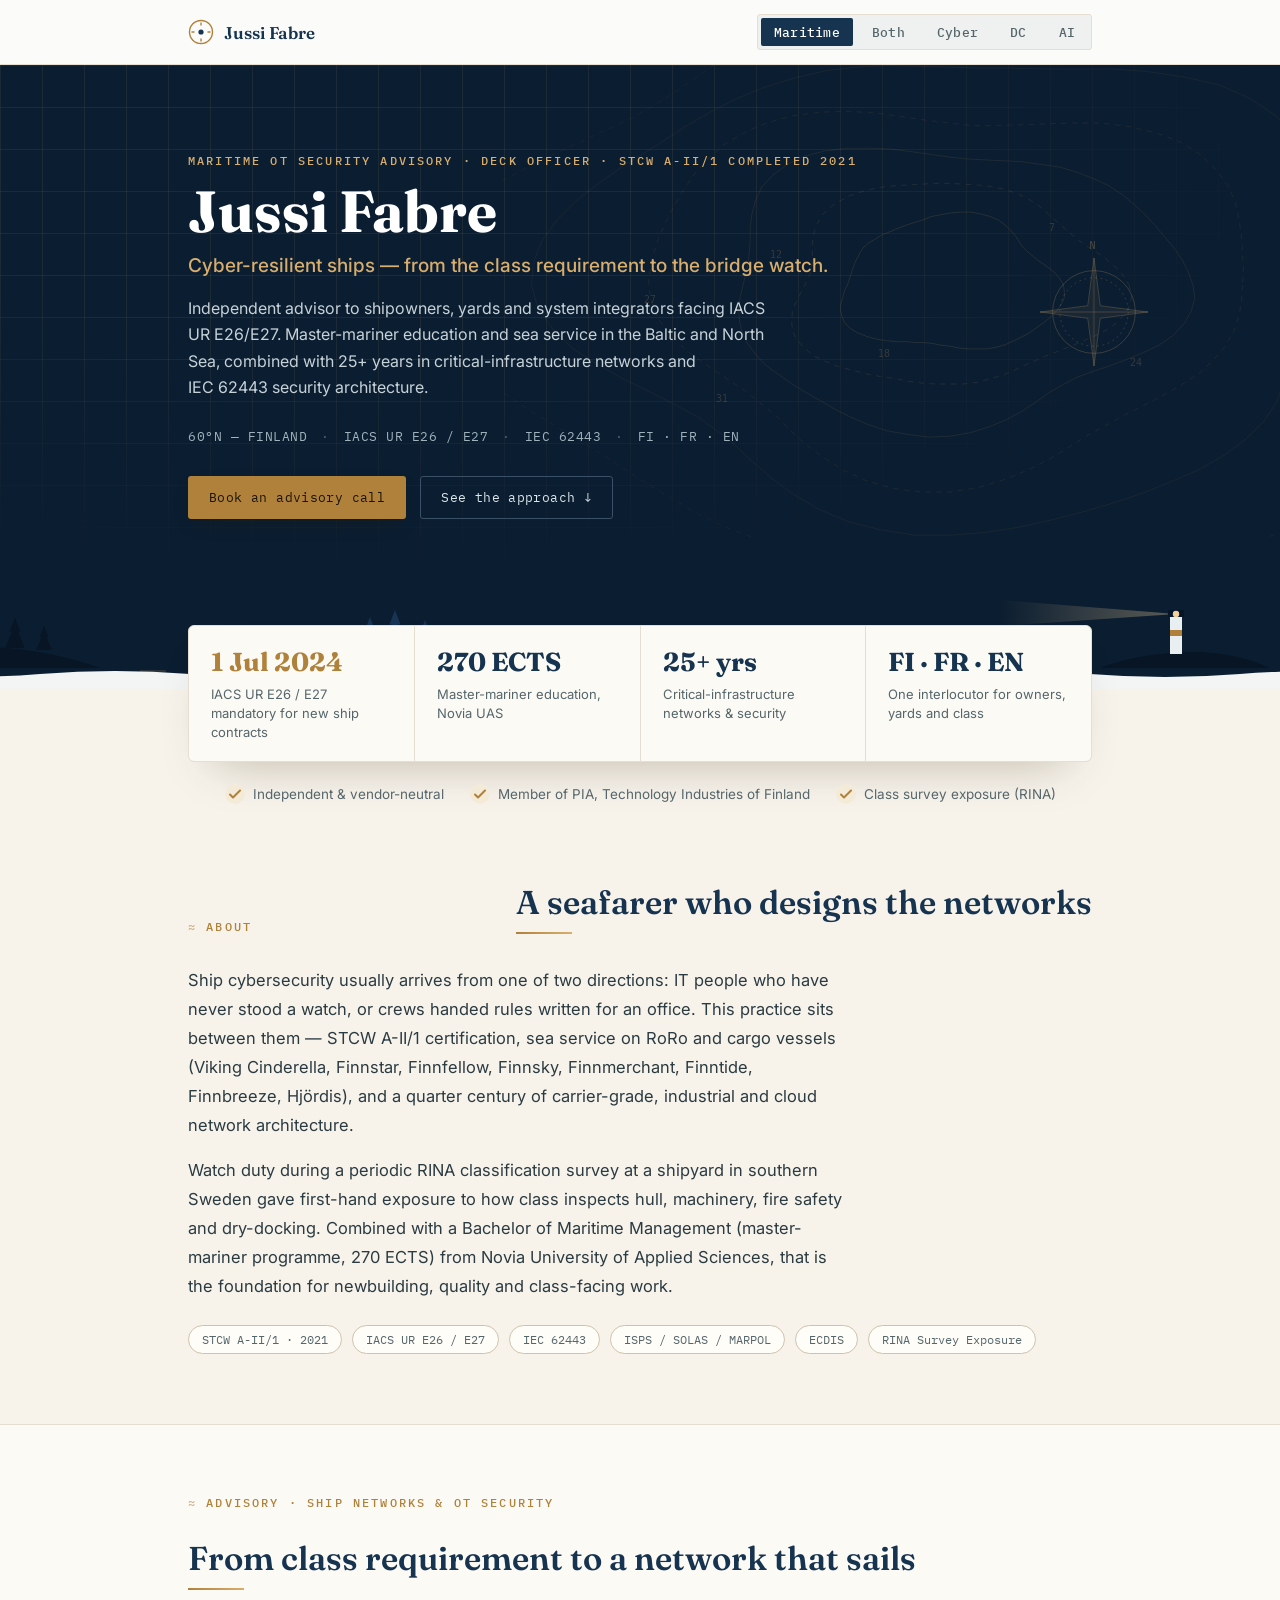
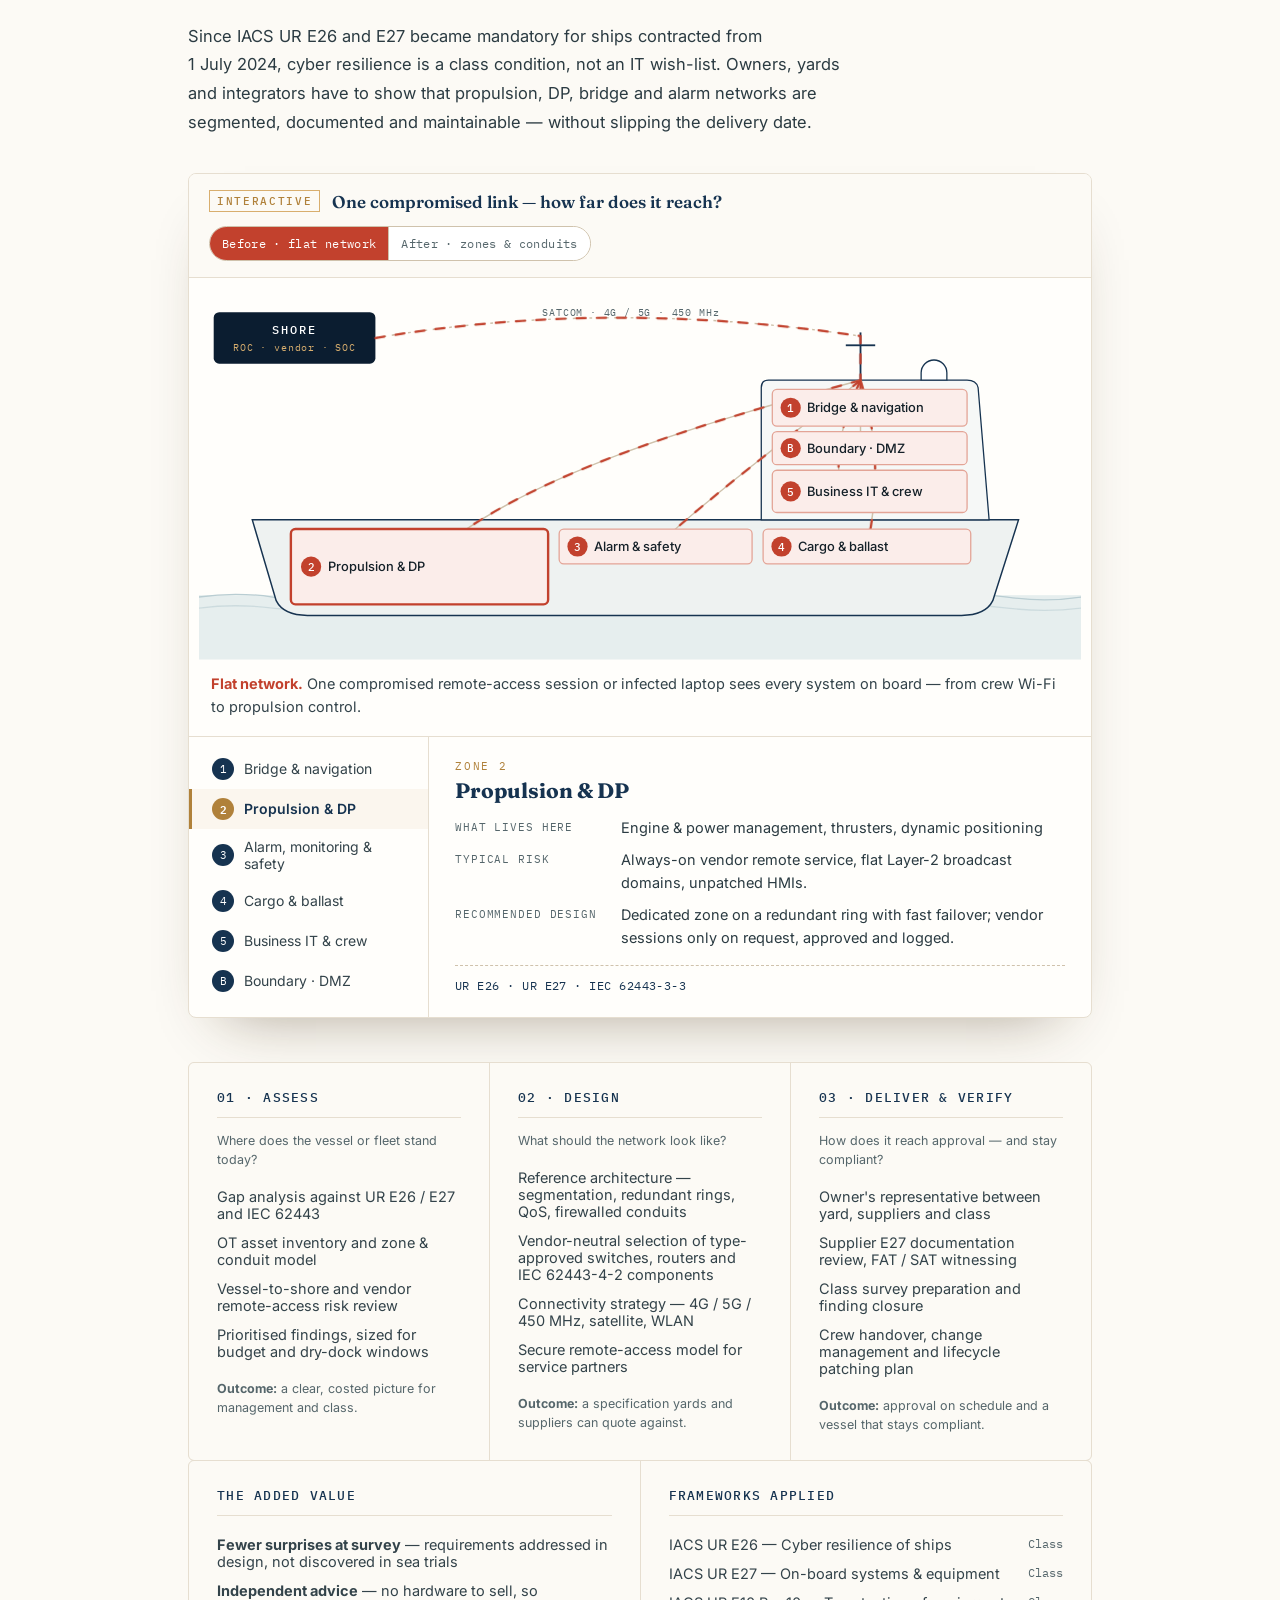
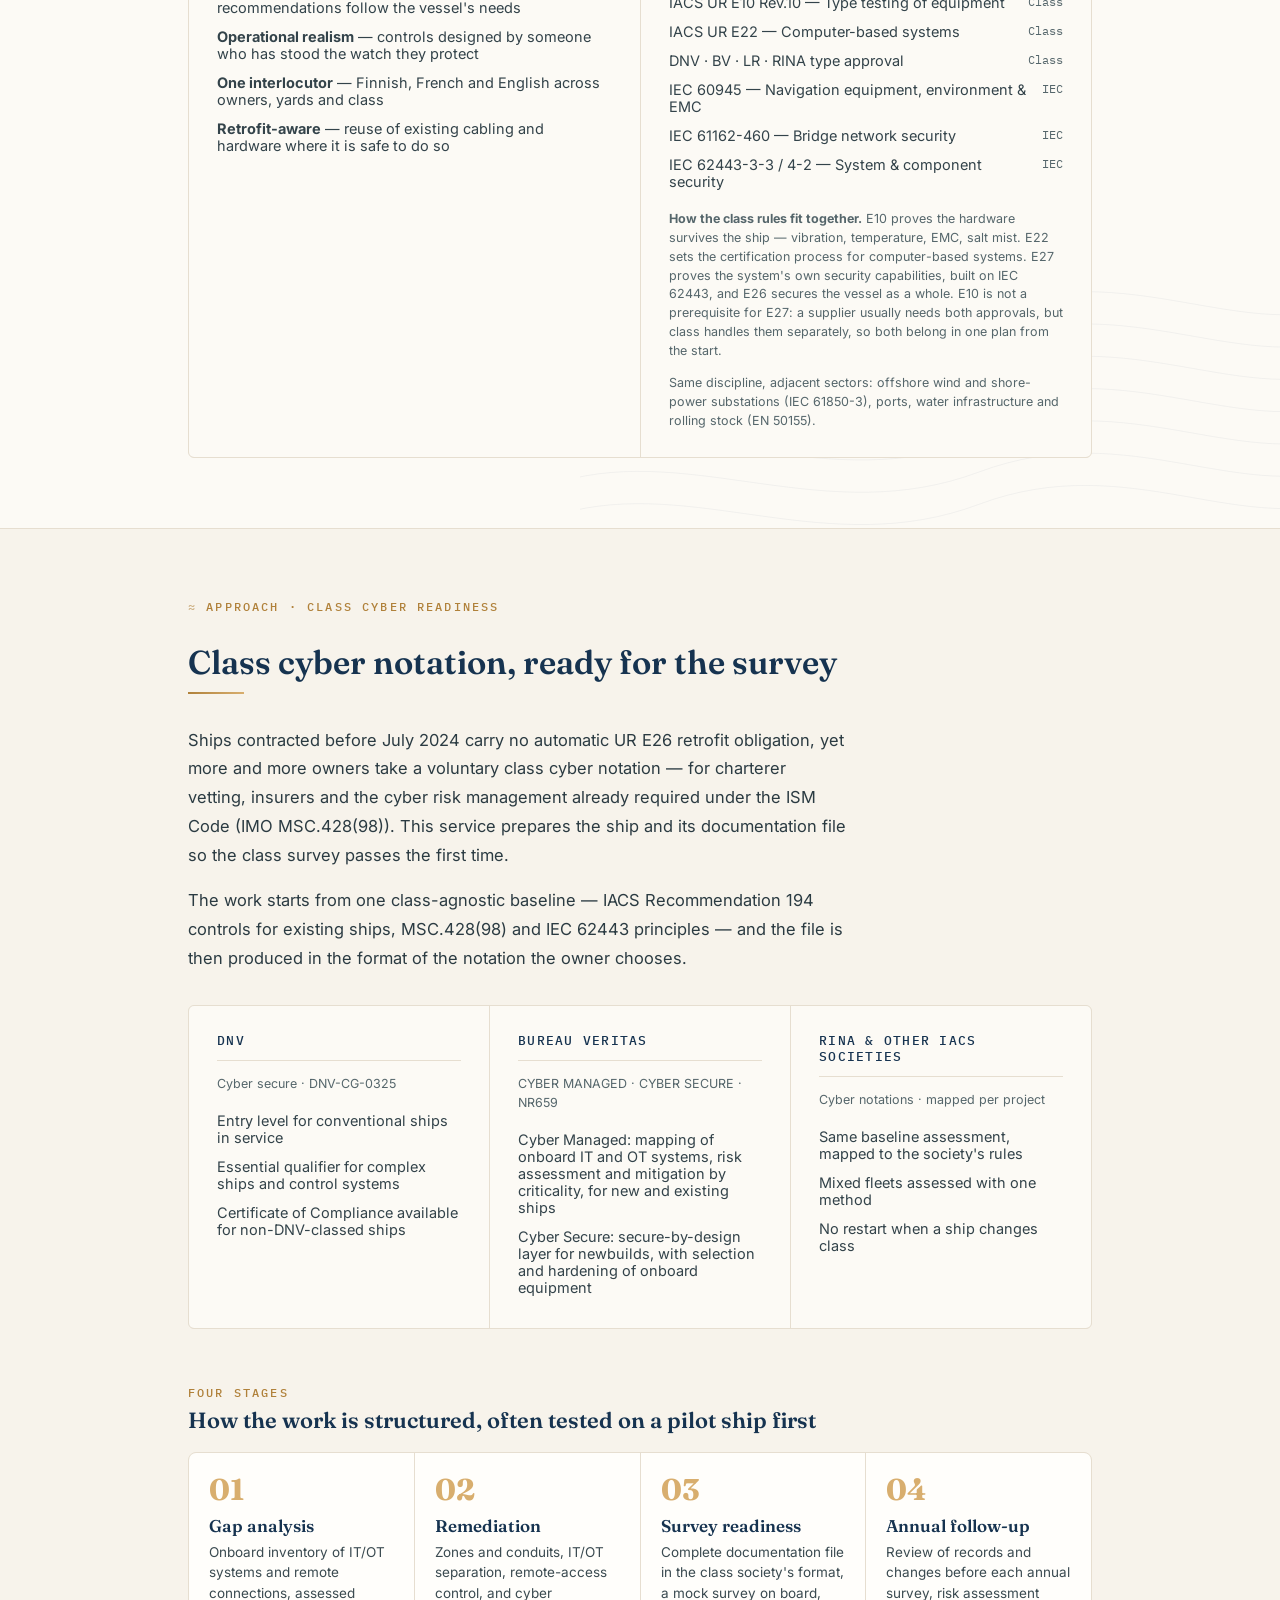
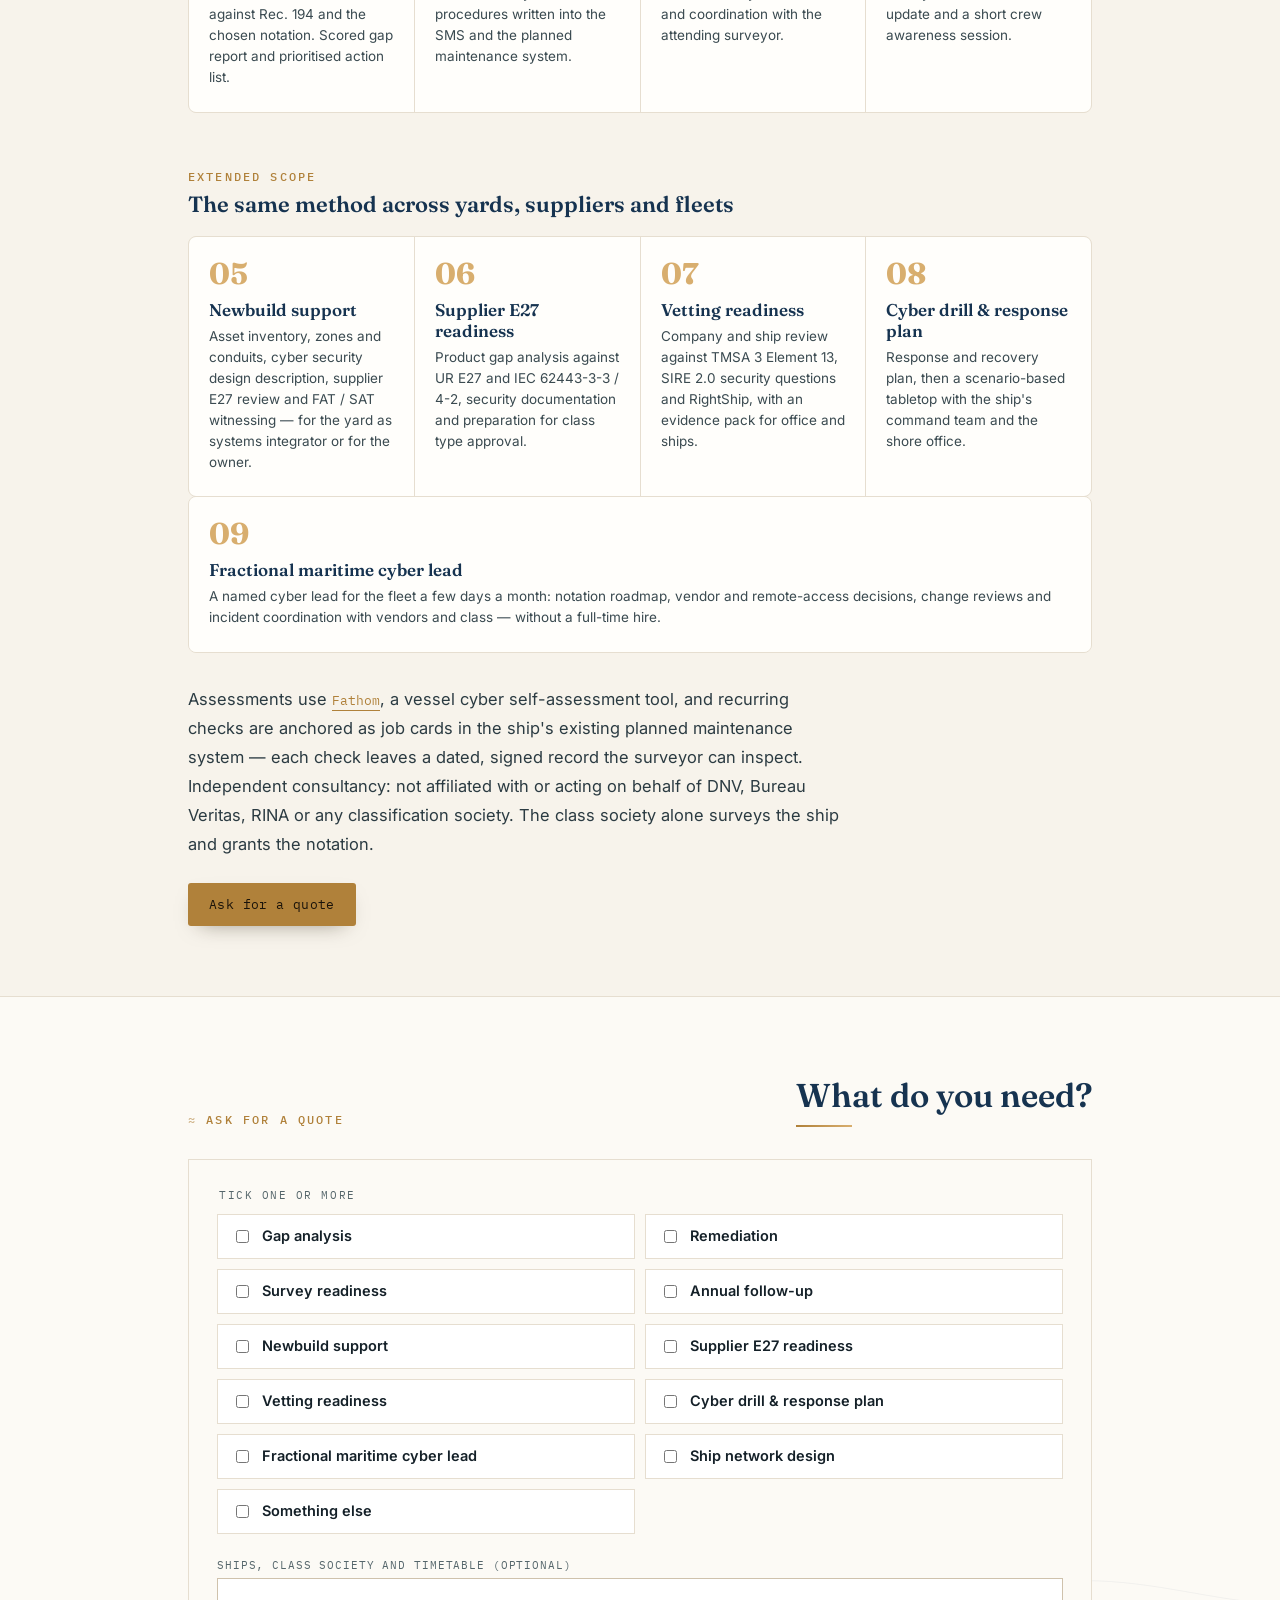
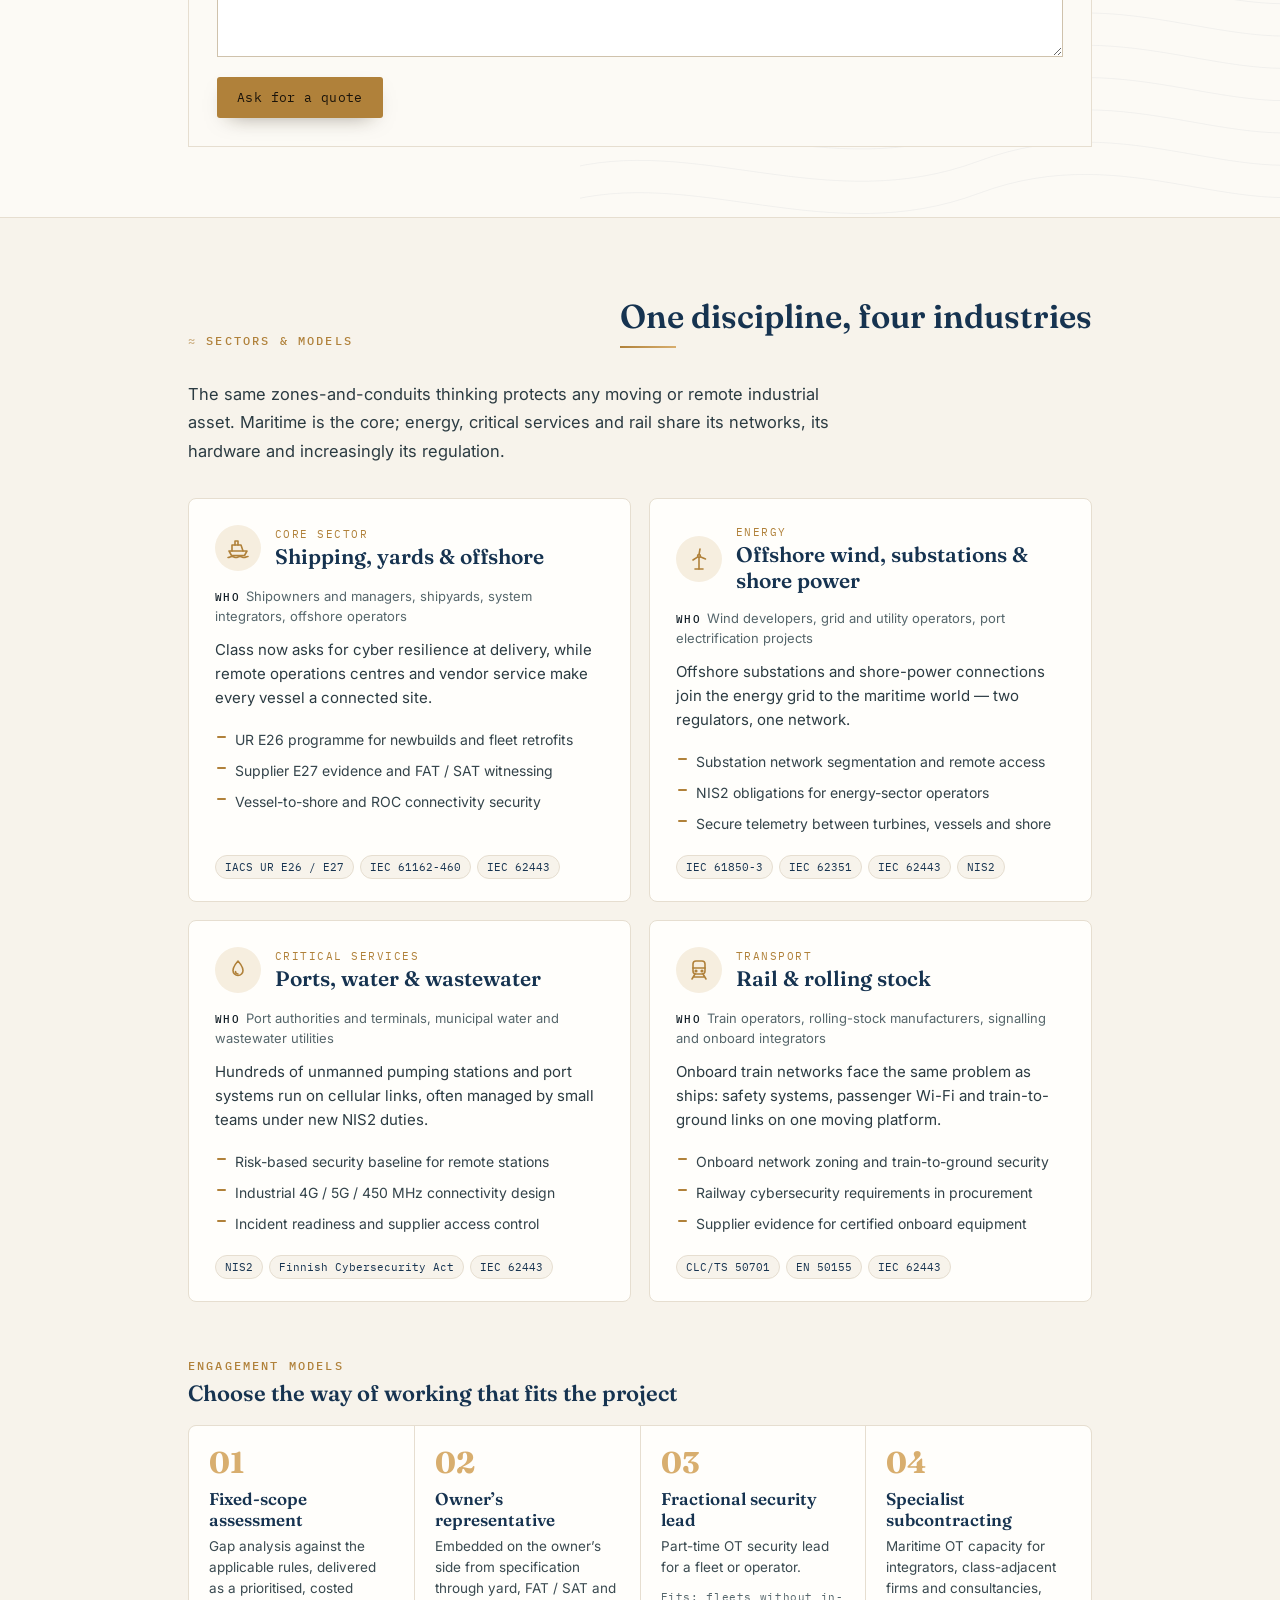
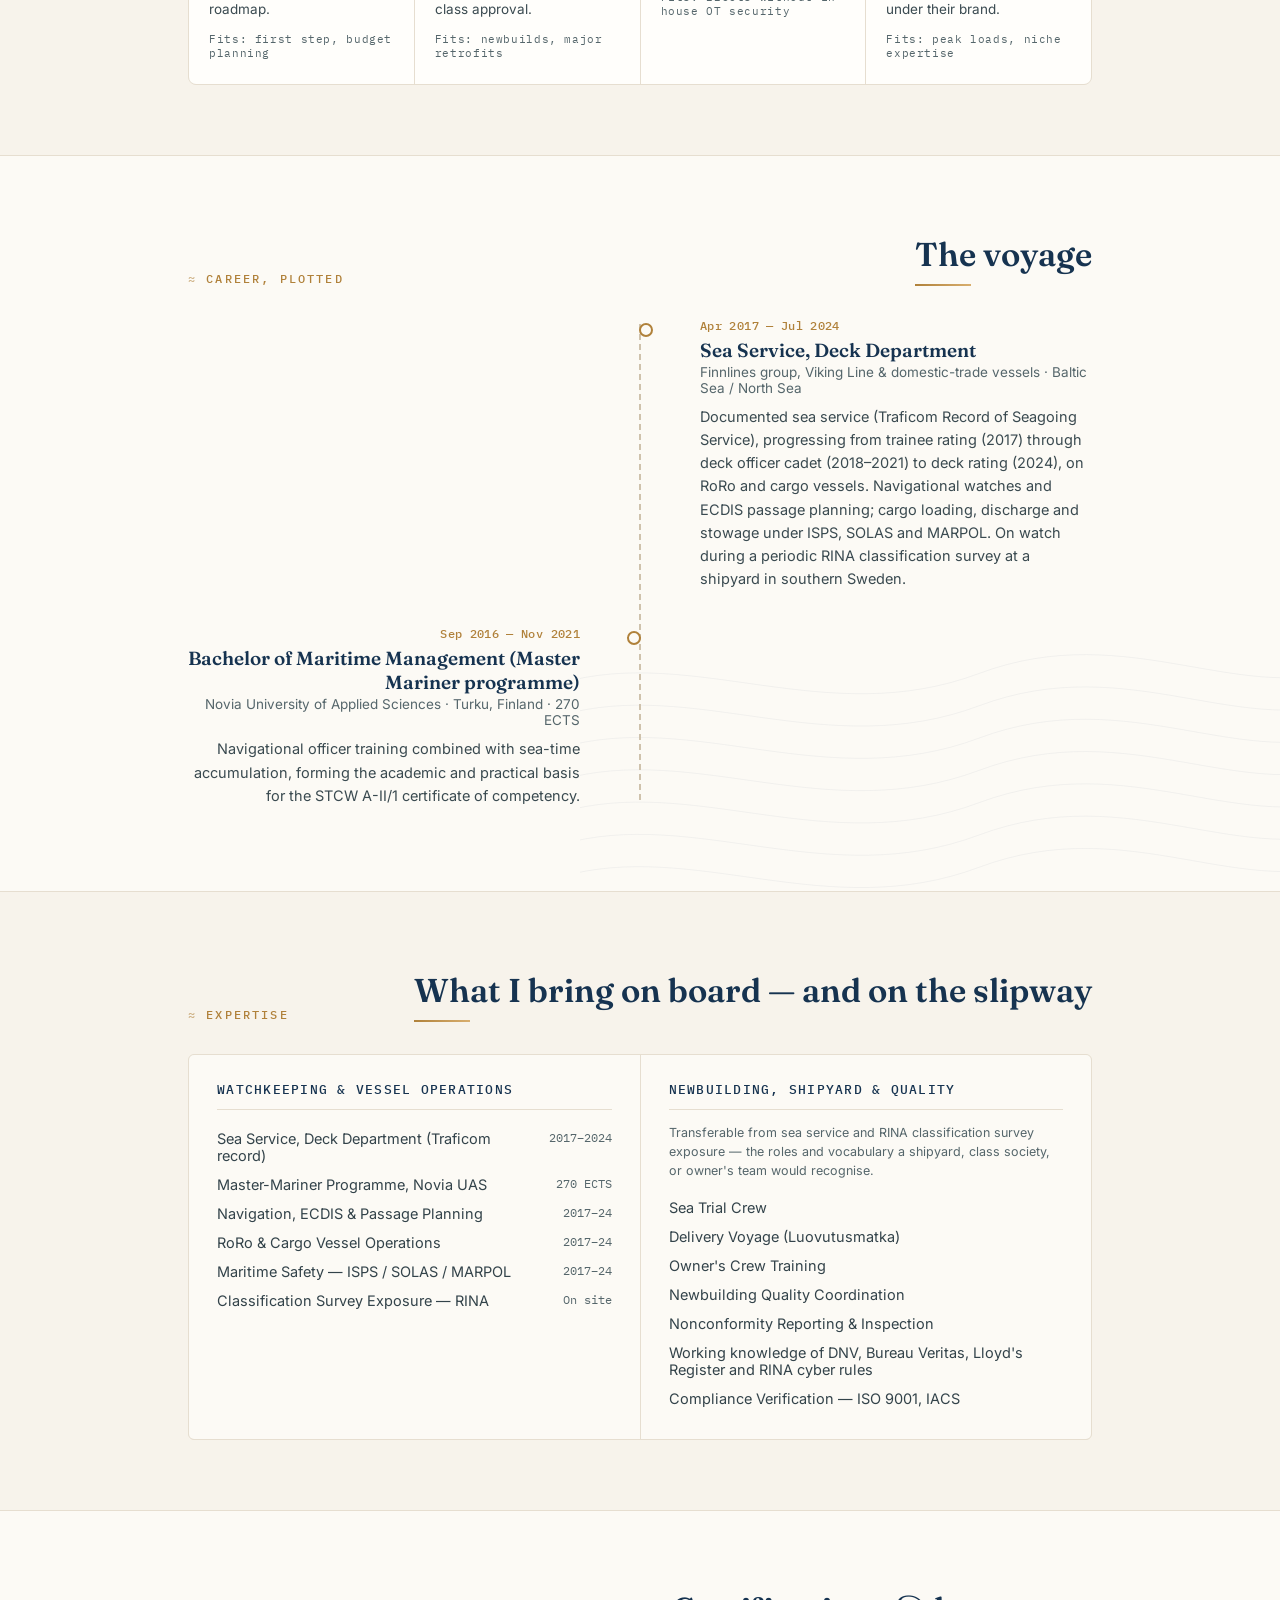
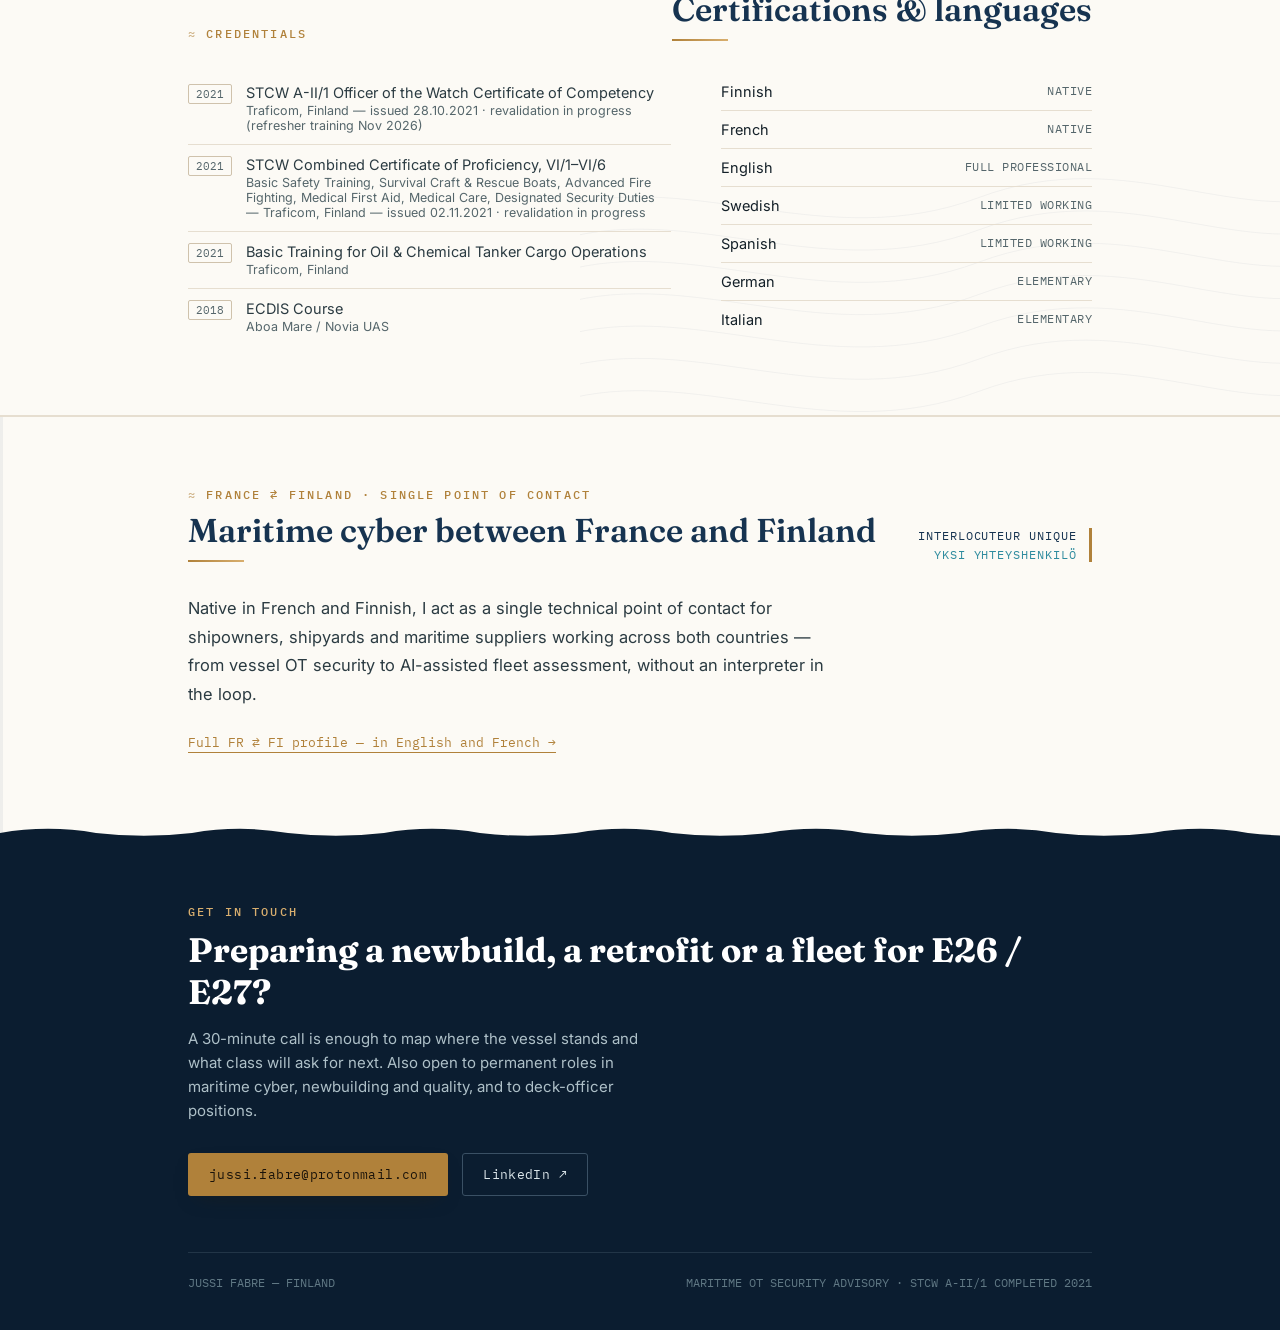
<file: maritime.html>
<!DOCTYPE html>
<html lang="en">
<head>
<meta charset="UTF-8" />
<meta name="viewport" content="width=device-width, initial-scale=1.0" />
<title>Jussi Fabre — Maritime OT Security Advisory &amp; Deck Officer</title>
<link rel="canonical" href="https://jfabe.github.io/jussi-fabre-site/maritime.html">
<meta property="og:type" content="website">
<meta property="og:title" content="Jussi Fabre — Maritime OT Security Advisory &amp; Deck Officer">
<meta property="og:description" content="Independent maritime OT security advisory for shipowners, yards and system integrators: IACS UR E26/E27, IEC 62443 and ship network architecture — by a deck officer with 25+ years in critical-infrastructure networks.">
<meta property="og:url" content="https://jfabe.github.io/jussi-fabre-site/maritime.html">
<meta name="twitter:card" content="summary">
<meta name="description" content="Independent maritime OT security advisory for shipowners, yards and system integrators: IACS UR E26/E27, IEC 62443 and ship network architecture — by a deck officer with 25+ years in critical-infrastructure networks.">
<link rel="preconnect" href="https://fonts.googleapis.com">
<link rel="preconnect" href="https://fonts.gstatic.com" crossorigin>
<link href="https://fonts.googleapis.com/css2?family=Fraunces:opsz,wght@9..144,500;9..144,600;9..144,700;9..144,900&family=Inter:wght@400;500;600&family=IBM+Plex+Mono:wght@400;500&display=swap" rel="stylesheet">
<link rel="stylesheet" href="style.css">
</head>
<body class="page-maritime theme-warm">

<header class="nav" id="siteNav">
  <div class="nav-inner">
    <a href="index.html" class="brand">
      <svg width="26" height="26" viewBox="0 0 26 26" fill="none">
        <circle cx="13" cy="13" r="11.5" stroke="#B0813A" stroke-width="1.4"/>
        <path d="M13 3.5V6.5M13 19.5V22.5M3.5 13H6.5M19.5 13H22.5" stroke="#B0813A" stroke-width="1.4"/>
        <circle cx="13" cy="13" r="2.6" fill="#163350"/>
      </svg>
      <span>Jussi Fabre</span>
    </a>
    <nav class="pagelinks">
      <a href="maritime.html" class="active">Maritime</a>
      <a href="index.html">Both</a>
      <a href="cyber.html">Cyber</a>
      <a href="datacenter.html">DC</a>
      <a href="ai.html">AI</a>
    </nav>
  </div>
</header>

<section class="hero" id="top">
  <div class="hero-grid" aria-hidden="true"></div>
  <div class="wrap">
    <div class="eyebrow">Maritime OT Security Advisory · Deck Officer · STCW A-II/1 completed 2021</div>
    <h1>Jussi Fabre</h1>
    <div class="role">Cyber-resilient ships — from the class requirement to the bridge watch.</div>
    <p class="lede">Independent advisor to shipowners, yards and system integrators facing
      IACS UR&nbsp;E26/E27. Master-mariner education and sea service in the
      Baltic and North Sea, combined with 25+ years in critical-infrastructure
      networks and IEC&nbsp;62443 security architecture.</p>
    <div class="coords mono">
      <span>60&deg;N — FINLAND</span>
      <span>IACS UR E26 / E27</span>
      <span>IEC 62443</span>
      <span>FI · FR · EN</span>
    </div>
    <div class="cta-row">
      <a class="btn btn-primary" href="mailto:jussi.fabre@protonmail.com?subject=Maritime%20OT%20advisory%20call">Book an advisory call</a>
      <a class="btn btn-ghost" href="#ship-networks">See the approach ↓</a>
    </div>
  </div>
</section>

<section class="mx-stats" aria-label="Key facts">
  <div class="wrap">
    <div class="mx-stat-grid">
      <div class="mx-stat">
        <div class="mx-num">1 Jul 2024</div>
        <div class="mx-cap">IACS UR E26 / E27 mandatory for new ship contracts</div>
      </div>
      <div class="mx-stat">
        <div class="mx-num"><span data-count="270">270</span> ECTS</div>
        <div class="mx-cap">Master-mariner education, Novia UAS</div>
      </div>
      <div class="mx-stat">
        <div class="mx-num"><span data-count="25">25</span>+ yrs</div>
        <div class="mx-cap">Critical-infrastructure networks &amp; security</div>
      </div>
      <div class="mx-stat">
        <div class="mx-num">FI · FR · EN</div>
        <div class="mx-cap">One interlocutor for owners, yards and class</div>
      </div>
    </div>
    <ul class="mx-trust" aria-label="Working principles">
      <li><svg viewBox="0 0 16 16" aria-hidden="true"><path d="M3 8.5l3 3 7-7"/></svg>Independent &amp; vendor-neutral</li>
      <li><svg viewBox="0 0 16 16" aria-hidden="true"><path d="M3 8.5l3 3 7-7"/></svg>Member of PIA, Technology Industries of Finland</li>
      <li><svg viewBox="0 0 16 16" aria-hidden="true"><path d="M3 8.5l3 3 7-7"/></svg>Class survey exposure (RINA)</li>
    </ul>
  </div>
</section>

<section id="about">
  <div class="wrap">
    <div class="section-head">
      <div class="eyebrow">About</div>
      <h2>A seafarer who designs the networks</h2>
    </div>
    <div class="about-body">
      <p>Ship cybersecurity usually arrives from one of two directions: IT people
        who have never stood a watch, or crews handed rules written for an office.
        This practice sits between them — STCW A-II/1 certification, sea service on
        RoRo and cargo vessels (Viking Cinderella, Finnstar, Finnfellow, Finnsky,
        Finnmerchant, Finntide, Finnbreeze, Hjördis), and a quarter century of
        carrier-grade, industrial and cloud network architecture.</p>
      <p>Watch duty during a periodic RINA classification survey at a shipyard in
        southern Sweden gave first-hand exposure to how class inspects hull,
        machinery, fire safety and dry-docking. Combined with a Bachelor of Maritime
        Management (master-mariner programme, 270&nbsp;ECTS) from Novia University of
        Applied Sciences, that is the foundation for newbuilding, quality and
        class-facing work.</p>
    </div>
    <div class="about-flags">
      <span class="flag">STCW A-II/1 · 2021</span>
      <span class="flag">IACS UR E26 / E27</span>
      <span class="flag">IEC 62443</span>
      <span class="flag">ISPS / SOLAS / MARPOL</span>
      <span class="flag">ECDIS</span>
      <span class="flag">RINA Survey Exposure</span>
    </div>
  </div>
</section>

<section class="alt" id="ship-networks">
  <div class="wrap">
    <div class="section-head">
      <div class="eyebrow">Advisory · Ship networks &amp; OT security</div>
      <h2>From class requirement to a network that sails</h2>
    </div>
    <div class="about-body" style="margin-bottom:36px">
      <p>Since IACS UR E26 and E27 became mandatory for ships contracted from
        1&nbsp;July&nbsp;2024, cyber resilience is a class condition, not an IT
        wish-list. Owners, yards and integrators have to show that propulsion, DP,
        bridge and alarm networks are segmented, documented and maintainable —
        without slipping the delivery date.</p>
    </div>

    <!-- Interactive vessel diagram -->
    <figure class="mx-figure" id="mxFigure" data-mode="flat">
      <div class="mx-figbar">
        <div class="mx-figtitle">
          <span class="mono">INTERACTIVE</span>
          One compromised link — how far does it reach?
        </div>
        <div class="mx-toggle" role="group" aria-label="Network model">
          <button type="button" data-mode="flat" aria-pressed="true">Before<span class="mx-hide-sm"> · flat network</span></button>
          <button type="button" data-mode="seg" aria-pressed="false">After<span class="mx-hide-sm"> · zones &amp; conduits</span></button>
        </div>
      </div>

      <svg class="mx-ship" viewBox="0 0 960 400" role="img" aria-labelledby="mxT mxD">
        <title id="mxT">Vessel network zones</title>
        <desc id="mxD">Side view of a vessel with six network zones: bridge and navigation, boundary DMZ, business IT and crew, propulsion and DP, alarm and safety, cargo and ballast, linked to shore by satellite and cellular links.</desc>

        <!-- shore + link -->
        <g class="mx-shore">
          <rect x="16" y="22" width="176" height="56" rx="6"/>
          <text x="104" y="46" class="mx-t-strong" text-anchor="middle">SHORE</text>
          <text x="104" y="64" class="mx-t-small" text-anchor="middle">ROC · vendor · SOC</text>
        </g>
        <path class="mx-link" d="M192,50 C380,18 560,24 720,48"/>
        <text x="470" y="26" class="mx-t-small mx-hide-sm" text-anchor="middle">SATCOM · 4G / 5G · 450 MHz</text>

        <!-- sea -->
        <rect class="mx-sea" x="0" y="330" width="960" height="70"/>
        <path class="mx-wave" d="M-160,332 Q-120,326 -80,332 T0,332 T80,332 T160,332 T240,332 T320,332 T400,332 T480,332 T560,332 T640,332 T720,332 T800,332 T880,332 T960,332 T1040,332 T1120,332"/>
        <path class="mx-wave mx-wave--2" d="M-160,344 Q-120,339 -80,344 T0,344 T80,344 T160,344 T240,344 T320,344 T400,344 T480,344 T560,344 T640,344 T720,344 T800,344 T880,344 T960,344 T1040,344 T1120,344"/>

        <g class="mx-vessel">
        <!-- hull + superstructure -->
        <path class="mx-hull" d="M58,248 H892 L864,336 Q856,352 830,352 H118 Q92,352 84,336 Z"/>
        <path class="mx-super" d="M612,248 V104 Q612,96 620,96 H836 Q846,96 848,104 L860,248 Z"/>
        <g class="mx-mast">
          <line x1="720" y1="96" x2="720" y2="44"/>
          <line x1="704" y1="58" x2="736" y2="58"/>
          <path d="M786,96 V88 A14,14 0 0 1 814,88 V96 Z"/>
        </g>

        <!-- flat (before) wiring -->
        <g class="mx-flat">
          <path d="M720,96 V126"/>
          <path d="M720,96 C700,140 690,180 700,217"/>
          <path d="M720,96 C640,160 560,220 497,277"/>
          <path d="M720,96 C740,160 740,220 727,277"/>
          <path d="M720,96 C560,140 340,200 240,299"/>
          <path d="M720,96 V170"/>
        </g>

        <!-- segmented (after) conduits -->
        <g class="mx-seg">
          <path d="M720,96 V152"/>
          <path d="M608,322 V126 H624"/>
          <path d="M608,170 H624"/>
          <path d="M380,322 H392"/>
          <path d="M497,296 V304"/>
          <path d="M727,296 V304"/>
          <path d="M730,188 V194"/>
          <g class="mx-fw">
            <rect x="380" y="316" width="12" height="12" rx="2"/>
            <rect x="491" y="294" width="12" height="12" rx="2"/>
            <rect x="721" y="294" width="12" height="12" rx="2"/>
            <rect x="602" y="120" width="12" height="12" rx="2"/>
            <rect x="602" y="164" width="12" height="12" rx="2"/>
            <rect x="724" y="185" width="12" height="12" rx="2"/>
          </g>
        </g>

        <!-- attack paths -->
        <path class="mx-atk mx-atk-link" d="M192,50 C380,18 560,24 720,48 V96"/>
        <g class="mx-atk-flat">
          <path class="mx-atk" d="M720,96 V126"/>
          <path class="mx-atk" d="M720,96 C700,140 690,180 700,217"/>
          <path class="mx-atk" d="M720,96 C640,160 560,220 497,277"/>
          <path class="mx-atk" d="M720,96 C740,160 740,220 727,277"/>
          <path class="mx-atk" d="M720,96 C560,140 340,200 240,299"/>
        </g>
        <g class="mx-atk-seg">
          <path class="mx-atk" d="M720,96 V152"/>
          <g class="mx-blocked">
            <rect x="864" y="157" width="86" height="26" rx="13"/>
            <text x="907" y="174.5" text-anchor="middle">CONTAINED</text>
          </g>
        </g>
        <!-- zones -->
        <g class="mx-zone" data-z="1" tabindex="0" role="button" aria-label="Zone 1: Bridge and navigation">
          <rect x="624" y="106" width="212" height="40" rx="5"/>
          <circle cx="644" cy="126" r="11"/><text x="644" y="130.5" class="mx-badge" text-anchor="middle">1</text>
          <text x="662" y="131" class="mx-label">Bridge &amp; navigation</text>
        </g>
        <g class="mx-zone mx-zone--dmz" data-z="b" tabindex="0" role="button" aria-label="Boundary and DMZ">
          <rect x="624" y="152" width="212" height="36" rx="5"/>
          <circle cx="644" cy="170" r="11"/><text x="644" y="174.5" class="mx-badge" text-anchor="middle">B</text>
          <text x="662" y="175" class="mx-label">Boundary · DMZ</text>
        </g>
        <g class="mx-zone" data-z="5" tabindex="0" role="button" aria-label="Zone 5: Business IT and crew">
          <rect x="624" y="194" width="212" height="46" rx="5"/>
          <circle cx="644" cy="217" r="11"/><text x="644" y="221.5" class="mx-badge" text-anchor="middle">5</text>
          <text x="662" y="222" class="mx-label">Business IT &amp; crew</text>
        </g>
        <g class="mx-zone" data-z="2" tabindex="0" role="button" aria-label="Zone 2: Propulsion and DP">
          <rect x="100" y="258" width="280" height="82" rx="5"/>
          <circle cx="122" cy="299" r="11"/><text x="122" y="303.5" class="mx-badge" text-anchor="middle">2</text>
          <text x="140" y="304" class="mx-label">Propulsion &amp; DP</text>
        </g>
        <g class="mx-zone" data-z="3" tabindex="0" role="button" aria-label="Zone 3: Alarm, monitoring and safety">
          <rect x="392" y="258" width="210" height="38" rx="5"/>
          <circle cx="412" cy="277" r="11"/><text x="412" y="281.5" class="mx-badge" text-anchor="middle">3</text>
          <text x="430" y="282" class="mx-label">Alarm &amp; safety</text>
        </g>
        <g class="mx-zone" data-z="4" tabindex="0" role="button" aria-label="Zone 4: Cargo and ballast">
          <rect x="614" y="258" width="226" height="38" rx="5"/>
          <circle cx="634" cy="277" r="11"/><text x="634" y="281.5" class="mx-badge" text-anchor="middle">4</text>
          <text x="652" y="282" class="mx-label">Cargo &amp; ballast</text>
        </g>
        <g class="mx-core">
          <rect x="392" y="304" width="448" height="36" rx="5"/>
          <text x="616" y="327" class="mx-t-small" text-anchor="middle">REDUNDANT RING · FIREWALLED CONDUITS</text>
        </g>
        </g>

      </svg>

<script type="application/json" id="mxData">{"start": "2", "captions": {"flat": "<strong>Flat network.</strong> One compromised remote-access session or infected laptop sees every system on board — from crew Wi-Fi to propulsion control.", "seg": "<strong>Zones &amp; conduits.</strong> The same intrusion stops at the boundary. Each zone talks only to what it must, through monitored, firewalled conduits — the structure UR E26 expects to see."}, "zones": [{"id": "1", "name": "Bridge &amp; navigation", "lives": "ECDIS, radar, autopilot, GNSS, AIS, VDR", "risk": "Chart updates on USB sticks, GNSS spoofing, vendor laptops plugged into the bridge network.", "fix": "IEC 61162-460 gateway towards other networks, removable-media control, read-only data flows to IT.", "refs": "UR E27 · IEC 61162-460 · IEC 60945"}, {"id": "2", "name": "Propulsion &amp; DP", "lives": "Engine &amp; power management, thrusters, dynamic positioning", "risk": "Always-on vendor remote service, flat Layer-2 broadcast domains, unpatched HMIs.", "fix": "Dedicated zone on a redundant ring with fast failover; vendor sessions only on request, approved and logged.", "refs": "UR E26 · UR E27 · IEC 62443-3-3"}, {"id": "3", "name": "Alarm, monitoring &amp; safety", "lives": "AMS, fire detection, watertight doors, safety systems", "risk": "Traffic floods from cameras or IT degrading time-critical alarms.", "fix": "Deterministic QoS, strict separation from IT and CCTV, documented change management.", "refs": "UR E26 · UR E10 · IEC 62443-3-3"}, {"id": "4", "name": "Cargo &amp; ballast", "lives": "Loading computer, ballast control, ramp &amp; door systems", "risk": "Shared accounts and engineering stations that bridge into other systems.", "fix": "Zone per system owner, conduit rules by explicit need, maintained asset inventory.", "refs": "UR E26 · IEC 62443-3-3"}, {"id": "5", "name": "Business IT &amp; crew", "lives": "Admin PCs, email, crew and passenger Wi-Fi", "risk": "Phishing and untrusted personal devices — the most common way in.", "fix": "Kept outside OT entirely: no route to OT zones, separate SSIDs and VLANs, managed endpoints.", "refs": "UR E26 (untrusted network boundary)"}, {"id": "b", "name": "Boundary · DMZ", "lives": "SATCOM, 4G / 5G / 450 MHz routers, VPN concentrator, update server", "risk": "Single compromised remote-access account reaching every system on board.", "fix": "One controlled entry point, MFA VPN, staged updates, logging to a shore SOC.", "refs": "UR E26 · IEC 62443-4-2 components"}]}</script>
      <figcaption class="mx-caption" id="mxCaption" aria-live="polite"></figcaption>

      <div class="mx-explorer">
        <div class="mx-legend" role="list"></div>
        <div class="mx-detail" id="mxDetail" aria-live="polite"></div>
      </div>
    </figure>

    <div class="exp-grid cols-3" style="margin-top:44px">
      <div class="exp-cell">
        <h3>01 · Assess</h3>
        <p class="note">Where does the vessel or fleet stand today?</p>
        <ul>
          <li class="tagline">Gap analysis against UR E26 / E27 and IEC 62443</li>
          <li class="tagline">OT asset inventory and zone &amp; conduit model</li>
          <li class="tagline">Vessel-to-shore and vendor remote-access risk review</li>
          <li class="tagline">Prioritised findings, sized for budget and dry-dock windows</li>
        </ul>
        <p class="note mx-outcome"><strong>Outcome:</strong> a clear, costed picture for management and class.</p>
      </div>
      <div class="exp-cell">
        <h3>02 · Design</h3>
        <p class="note">What should the network look like?</p>
        <ul>
          <li class="tagline">Reference architecture — segmentation, redundant rings, QoS, firewalled conduits</li>
          <li class="tagline">Vendor-neutral selection of type-approved switches, routers and IEC 62443-4-2 components</li>
          <li class="tagline">Connectivity strategy — 4G / 5G / 450&nbsp;MHz, satellite, WLAN</li>
          <li class="tagline">Secure remote-access model for service partners</li>
        </ul>
        <p class="note mx-outcome"><strong>Outcome:</strong> a specification yards and suppliers can quote against.</p>
      </div>
      <div class="exp-cell">
        <h3>03 · Deliver &amp; verify</h3>
        <p class="note">How does it reach approval — and stay compliant?</p>
        <ul>
          <li class="tagline">Owner's representative between yard, suppliers and class</li>
          <li class="tagline">Supplier E27 documentation review, FAT / SAT witnessing</li>
          <li class="tagline">Class survey preparation and finding closure</li>
          <li class="tagline">Crew handover, change management and lifecycle patching plan</li>
        </ul>
        <p class="note mx-outcome"><strong>Outcome:</strong> approval on schedule and a vessel that stays compliant.</p>
      </div>
    </div>

    <div class="exp-grid" style="margin-top:-1px">
      <div class="exp-cell">
        <h3>The added value</h3>
        <ul>
          <li class="tagline"><strong>Fewer surprises at survey</strong> — requirements addressed in design, not discovered in sea trials</li>
          <li class="tagline"><strong>Independent advice</strong> — no hardware to sell, so recommendations follow the vessel's needs</li>
          <li class="tagline"><strong>Operational realism</strong> — controls designed by someone who has stood the watch they protect</li>
          <li class="tagline"><strong>One interlocutor</strong> — Finnish, French and English across owners, yards and class</li>
          <li class="tagline"><strong>Retrofit-aware</strong> — reuse of existing cabling and hardware where it is safe to do so</li>
        </ul>
      </div>
      <div class="exp-cell">
        <h3>Frameworks applied</h3>
        <ul>
          <li><span>IACS UR E26 — Cyber resilience of ships</span><span class="yrs">Class</span></li>
          <li><span>IACS UR E27 — On-board systems &amp; equipment</span><span class="yrs">Class</span></li>
          <li><span>IACS UR E10 Rev.10 — Type testing of equipment</span><span class="yrs">Class</span></li>
          <li><span>IACS UR E22 — Computer-based systems</span><span class="yrs">Class</span></li>
          <li><span>DNV · BV · LR · RINA type approval</span><span class="yrs">Class</span></li>
          <li><span>IEC 60945 — Navigation equipment, environment &amp; EMC</span><span class="yrs">IEC</span></li>
          <li><span>IEC 61162-460 — Bridge network security</span><span class="yrs">IEC</span></li>
          <li><span>IEC 62443-3-3 / 4-2 — System &amp; component security</span><span class="yrs">IEC</span></li>
        </ul>
        <p class="note mx-outcome"><strong>How the class rules fit together.</strong>
          E10 proves the hardware survives the ship — vibration, temperature, EMC, salt mist.
          E22 sets the certification process for computer-based systems. E27 proves the
          system's own security capabilities, built on IEC 62443, and E26 secures the vessel
          as a whole. E10 is not a prerequisite for E27: a supplier usually needs both
          approvals, but class handles them separately, so both belong in one plan from the
          start.</p>
        <p class="note mx-outcome">Same discipline, adjacent sectors: offshore wind and
          shore-power substations (IEC 61850-3), ports, water infrastructure and
          rolling stock (EN 50155).</p>
      </div>
    </div>
  </div>
</section>

<section id="class-notations">
  <div class="wrap">
    <div class="section-head">
      <div class="eyebrow">Approach · Class cyber readiness</div>
      <h2>Class cyber notation, ready for the survey</h2>
    </div>
    <div class="about-body" style="margin-bottom:32px">
      <p>Ships contracted before July 2024 carry no automatic UR&nbsp;E26 retrofit
        obligation, yet more and more owners take a voluntary class cyber notation —
        for charterer vetting, insurers and the cyber risk management already required
        under the ISM Code (IMO MSC.428(98)). This service prepares the ship and its
        documentation file so the class survey passes the first time.</p>
      <p>The work starts from one class-agnostic baseline — IACS Recommendation 194
        controls for existing ships, MSC.428(98) and IEC&nbsp;62443 principles — and the
        file is then produced in the format of the notation the owner chooses.</p>
    </div>

    <div class="exp-grid cols-3">
      <div class="exp-cell">
        <h3>DNV</h3>
        <p class="note">Cyber secure · DNV-CG-0325</p>
        <ul>
          <li class="tagline">Entry level for conventional ships in service</li>
          <li class="tagline">Essential qualifier for complex ships and control systems</li>
          <li class="tagline">Certificate of Compliance available for non-DNV-classed ships</li>
        </ul>
      </div>
      <div class="exp-cell">
        <h3>Bureau Veritas</h3>
        <p class="note">CYBER MANAGED · CYBER SECURE · NR659</p>
        <ul>
          <li class="tagline">Cyber Managed: mapping of onboard IT and OT systems, risk assessment and mitigation by criticality, for new and existing ships</li>
          <li class="tagline">Cyber Secure: secure-by-design layer for newbuilds, with selection and hardening of onboard equipment</li>
        </ul>
      </div>
      <div class="exp-cell">
        <h3>RINA &amp; other IACS societies</h3>
        <p class="note">Cyber notations · mapped per project</p>
        <ul>
          <li class="tagline">Same baseline assessment, mapped to the society's rules</li>
          <li class="tagline">Mixed fleets assessed with one method</li>
          <li class="tagline">No restart when a ship changes class</li>
        </ul>
      </div>
    </div>

    <div class="em-head">
      <div class="eyebrow">Four stages</div>
      <h3>How the work is structured, often tested on a pilot ship first</h3>
    </div>
    <div class="em-grid"><div class="em"><div class="n">01</div><h4>Gap analysis</h4><p>Onboard inventory of IT/OT systems and remote connections, assessed against Rec.&nbsp;194 and the chosen notation. Scored gap report and prioritised action list.</p></div><div class="em"><div class="n">02</div><h4>Remediation</h4><p>Zones and conduits, IT/OT separation, remote-access control, and cyber procedures written into the SMS and the planned maintenance system.</p></div><div class="em"><div class="n">03</div><h4>Survey readiness</h4><p>Complete documentation file in the class society's format, a mock survey on board, and coordination with the attending surveyor.</p></div><div class="em"><div class="n">04</div><h4>Annual follow-up</h4><p>Review of records and changes before each annual survey, risk assessment update and a short crew awareness session.</p></div></div>

    <div class="em-head">
      <div class="eyebrow">Extended scope</div>
      <h3>The same method across yards, suppliers and fleets</h3>
    </div>
    <div class="em-grid"><div class="em"><div class="n">05</div><h4>Newbuild support</h4><p>Asset inventory, zones and conduits, cyber security design description, supplier E27 review and FAT / SAT witnessing — for the yard as systems integrator or for the owner.</p></div><div class="em"><div class="n">06</div><h4>Supplier E27 readiness</h4><p>Product gap analysis against UR&nbsp;E27 and IEC&nbsp;62443-3-3 / 4-2, security documentation and preparation for class type approval.</p></div><div class="em"><div class="n">07</div><h4>Vetting readiness</h4><p>Company and ship review against TMSA&nbsp;3 Element&nbsp;13, SIRE&nbsp;2.0 security questions and RightShip, with an evidence pack for office and ships.</p></div><div class="em"><div class="n">08</div><h4>Cyber drill &amp; response plan</h4><p>Response and recovery plan, then a scenario-based tabletop with the ship's command team and the shore office.</p></div></div>
    <div class="em-grid" style="margin-top:-1px;grid-template-columns:1fr"><div class="em"><div class="n">09</div><h4>Fractional maritime cyber lead</h4><p>A named cyber lead for the fleet a few days a month: notation roadmap, vendor and remote-access decisions, change reviews and incident coordination with vendors and class — without a full-time hire.</p></div></div>

    <div class="about-body" style="margin-top:32px">
      <p class="note">Assessments use <a class="section-link" href="ai.html#fathom">Fathom</a>, a vessel cyber self-assessment tool,
        and recurring checks are anchored as job cards in the ship's existing planned
        maintenance system — each check leaves a dated, signed record the surveyor can inspect.
        Independent consultancy: not affiliated with or acting on behalf of DNV, Bureau Veritas,
        RINA or any classification society. The class society alone surveys the ship and grants the notation.</p>
    </div>
    <div class="cta-row" style="margin-top:24px">
      <a class="btn btn-primary" href="#quote">Ask for a quote</a>
    </div>
  </div>
</section>

<section class="alt" id="quote">
  <div class="wrap">
    <div class="section-head">
      <div class="eyebrow">Ask for a quote</div>
      <h2>What do you need?</h2>
    </div>
    <form class="quote-form" id="quoteForm" novalidate>
      <fieldset class="q-grid">
        <legend>Tick one or more</legend>
        <label class="q-item"><input type="checkbox" name="svc" value="Gap analysis"><span><b>Gap analysis</b></span></label>
        <label class="q-item"><input type="checkbox" name="svc" value="Remediation"><span><b>Remediation</b></span></label>
        <label class="q-item"><input type="checkbox" name="svc" value="Survey readiness"><span><b>Survey readiness</b></span></label>
        <label class="q-item"><input type="checkbox" name="svc" value="Annual follow-up"><span><b>Annual follow-up</b></span></label>
        <label class="q-item"><input type="checkbox" name="svc" value="Newbuild support"><span><b>Newbuild support</b></span></label>
        <label class="q-item"><input type="checkbox" name="svc" value="Supplier E27 readiness"><span><b>Supplier E27 readiness</b></span></label>
        <label class="q-item"><input type="checkbox" name="svc" value="Vetting readiness"><span><b>Vetting readiness</b></span></label>
        <label class="q-item"><input type="checkbox" name="svc" value="Cyber drill & response plan"><span><b>Cyber drill &amp; response plan</b></span></label>
        <label class="q-item"><input type="checkbox" name="svc" value="Fractional maritime cyber lead"><span><b>Fractional maritime cyber lead</b></span></label>
        <label class="q-item"><input type="checkbox" name="svc" value="Ship network design"><span><b>Ship network design</b></span></label>
        <label class="q-item"><input type="checkbox" name="svc" value="Something else"><span><b>Something else</b></span></label>
      </fieldset>
      <div class="q-fields">
        <label class="q-wide">Ships, class society and timetable (optional)<textarea name="msg" rows="3"></textarea></label>
      </div>
      <div class="cta-row" style="margin-top:20px">
        <button type="submit" class="btn btn-primary">Ask for a quote</button>
        <span class="q-note" id="quoteNote" aria-live="polite"></span>
      </div>
    </form>
  </div>
</section>

<script>
(function(){
  var f=document.getElementById('quoteForm'); if(!f) return;
  f.addEventListener('submit',function(e){
    e.preventDefault();
    var svc=[].slice.call(f.querySelectorAll('input[name=svc]:checked')).map(function(x){return '- '+x.value;});
    var note=document.getElementById('quoteNote');
    if(!svc.length){ note.textContent='Tick at least one.'; return; }
    note.textContent='';
    var body='Hello Jussi,\n\nPlease send a quote for:\n'+svc.join('\n')+'\n\n'+(f.elements.msg.value||'').trim()+'\n';
    window.location.href='mailto:jussi.fabre@protonmail.com?subject='+encodeURIComponent('Quote request')+'&body='+encodeURIComponent(body);
  });
})();
</script>

<section id="sectors">
  <div class="wrap">
    <div class="section-head">
      <div class="eyebrow">Sectors &amp; models</div>
      <h2>One discipline, four industries</h2>
    </div>
    <div class="about-body" style="margin-bottom:32px">
      <p>The same zones-and-conduits thinking protects any moving or remote
        industrial asset. Maritime is the core; energy, critical services and rail
        share its networks, its hardware and increasingly its regulation.</p>
    </div>
    <div class="sx-grid">
      <article class="sx-card">
        <div class="sx-top"><div class="sx-icon"><svg viewBox="0 0 24 24" aria-hidden="true"><path d="M3 15h18l-2.5 4.5h-13z"/><path d="M6 15V9h9l2 6"/><path d="M9 9V5h3v4"/><path d="M2 21.5c2 0 2-1 4-1s2 1 4 1 2-1 4-1 2 1 4 1 2-1 4-1"/></svg></div>
          <div><div class="sx-k">Core sector</div><h3>Shipping, yards &amp; offshore</h3></div></div>
        <p class="sx-who"><b>Who</b>Shipowners and managers, shipyards, system integrators, offshore operators</p>
        <p class="sx-why">Class now asks for cyber resilience at delivery, while remote operations centres and vendor service make every vessel a connected site.</p>
        <ul><li>UR E26 programme for newbuilds and fleet retrofits</li><li>Supplier E27 evidence and FAT / SAT witnessing</li><li>Vessel-to-shore and ROC connectivity security</li></ul>
        <div class="sx-std"><span>IACS UR E26 / E27</span><span>IEC 61162-460</span><span>IEC 62443</span></div>
      </article>
      <article class="sx-card">
        <div class="sx-top"><div class="sx-icon"><svg viewBox="0 0 24 24" aria-hidden="true"><circle cx="12" cy="9" r="1.4"/><path d="M12 10.4V22"/><path d="M12 7.6 13 2"/><path d="M13.2 9.8 18.5 12"/><path d="M10.8 9.8 6 13"/><path d="M8 22h8"/></svg></div>
          <div><div class="sx-k">Energy</div><h3>Offshore wind, substations &amp; shore power</h3></div></div>
        <p class="sx-who"><b>Who</b>Wind developers, grid and utility operators, port electrification projects</p>
        <p class="sx-why">Offshore substations and shore-power connections join the energy grid to the maritime world — two regulators, one network.</p>
        <ul><li>Substation network segmentation and remote access</li><li>NIS2 obligations for energy-sector operators</li><li>Secure telemetry between turbines, vessels and shore</li></ul>
        <div class="sx-std"><span>IEC 61850-3</span><span>IEC 62351</span><span>IEC 62443</span><span>NIS2</span></div>
      </article>
      <article class="sx-card">
        <div class="sx-top"><div class="sx-icon"><svg viewBox="0 0 24 24" aria-hidden="true"><path d="M12 3s5 5.5 5 9.5a5 5 0 0 1-10 0C7 8.5 12 3 12 3z"/><path d="M9.5 13.5a2.5 2.5 0 0 0 2.5 2.5"/></svg></div>
          <div><div class="sx-k">Critical services</div><h3>Ports, water &amp; wastewater</h3></div></div>
        <p class="sx-who"><b>Who</b>Port authorities and terminals, municipal water and wastewater utilities</p>
        <p class="sx-why">Hundreds of unmanned pumping stations and port systems run on cellular links, often managed by small teams under new NIS2 duties.</p>
        <ul><li>Risk-based security baseline for remote stations</li><li>Industrial 4G / 5G / 450 MHz connectivity design</li><li>Incident readiness and supplier access control</li></ul>
        <div class="sx-std"><span>NIS2</span><span>Finnish Cybersecurity Act</span><span>IEC 62443</span></div>
      </article>
      <article class="sx-card">
        <div class="sx-top"><div class="sx-icon"><svg viewBox="0 0 24 24" aria-hidden="true"><rect x="6" y="3" width="12" height="13" rx="3"/><path d="M6 10h12"/><circle cx="9" cy="13" r=".8"/><circle cx="15" cy="13" r=".8"/><path d="M8 16l-3 5M16 16l3 5M7 19h10"/></svg></div>
          <div><div class="sx-k">Transport</div><h3>Rail &amp; rolling stock</h3></div></div>
        <p class="sx-who"><b>Who</b>Train operators, rolling-stock manufacturers, signalling and onboard integrators</p>
        <p class="sx-why">Onboard train networks face the same problem as ships: safety systems, passenger Wi-Fi and train-to-ground links on one moving platform.</p>
        <ul><li>Onboard network zoning and train-to-ground security</li><li>Railway cybersecurity requirements in procurement</li><li>Supplier evidence for certified onboard equipment</li></ul>
        <div class="sx-std"><span>CLC/TS 50701</span><span>EN 50155</span><span>IEC 62443</span></div>
      </article>
    </div>
    <div class="em-head">
      <div class="eyebrow">Engagement models</div>
      <h3>Choose the way of working that fits the project</h3>
    </div>
    <div class="em-grid"><div class="em"><div class="n">01</div><h4>Fixed-scope assessment</h4><p>Gap analysis against the applicable rules, delivered as a prioritised, costed roadmap.</p><span class="fit">Fits: first step, budget planning</span></div><div class="em"><div class="n">02</div><h4>Owner&#8217;s representative</h4><p>Embedded on the owner&#8217;s side from specification through yard, FAT / SAT and class approval.</p><span class="fit">Fits: newbuilds, major retrofits</span></div><div class="em"><div class="n">03</div><h4>Fractional security lead</h4><p>Part-time OT security lead for a fleet or operator.</p><span class="fit">Fits: fleets without in-house OT security</span></div><div class="em"><div class="n">04</div><h4>Specialist subcontracting</h4><p>Maritime OT capacity for integrators, class-adjacent firms and consultancies, under their brand.</p><span class="fit">Fits: peak loads, niche expertise</span></div></div>
  </div>
</section>

<section class="alt" id="voyage">
  <div class="wrap">
    <div class="section-head">
      <div class="eyebrow">Career, plotted</div>
      <h2>The voyage</h2>
    </div>
    <div class="voyage">
      <div class="course-line" aria-hidden="true"></div>

      <div class="stop">
        <div class="node"></div>
        <div class="datetag">Apr 2017 — Jul 2024</div>
        <h3>Sea Service, Deck Department</h3>
        <div class="org">Finnlines group, Viking Line &amp; domestic-trade vessels · Baltic Sea / North Sea</div>
        <p class="desc">Documented sea service (Traficom Record of Seagoing Service),
          progressing from trainee rating (2017) through deck officer cadet (2018–2021)
          to deck rating (2024), on RoRo and cargo vessels. Navigational watches and
          ECDIS passage planning; cargo loading, discharge and stowage under ISPS, SOLAS
          and MARPOL. On watch during a periodic RINA classification survey at a
          shipyard in southern Sweden.</p>
      </div>

      <div class="stop">
        <div class="node"></div>
        <div class="datetag">Sep 2016 — Nov 2021</div>
        <h3>Bachelor of Maritime Management (Master Mariner programme)</h3>
        <div class="org">Novia University of Applied Sciences · Turku, Finland · 270 ECTS</div>
        <p class="desc">Navigational officer training combined with sea-time
          accumulation, forming the academic and practical basis for the STCW
          A-II/1 certificate of competency.</p>
      </div>
    </div>
  </div>
</section>

<section id="expertise">
  <div class="wrap">
    <div class="section-head">
      <div class="eyebrow">Expertise</div>
      <h2>What I bring on board — and on the slipway</h2>
    </div>
    <div class="exp-grid">
      <div class="exp-cell">
        <h3>Watchkeeping &amp; Vessel Operations</h3>
        <ul>
          <li><span>Sea Service, Deck Department (Traficom record)</span><span class="yrs">2017–2024</span></li>
          <li><span>Master-Mariner Programme, Novia UAS</span><span class="yrs">270 ECTS</span></li>
          <li><span>Navigation, ECDIS &amp; Passage Planning</span><span class="yrs">2017–24</span></li>
          <li><span>RoRo &amp; Cargo Vessel Operations</span><span class="yrs">2017–24</span></li>
          <li><span>Maritime Safety — ISPS / SOLAS / MARPOL</span><span class="yrs">2017–24</span></li>
          <li><span>Classification Survey Exposure — RINA</span><span class="yrs">On site</span></li>
        </ul>
      </div>
      <div class="exp-cell">
        <h3>Newbuilding, Shipyard &amp; Quality</h3>
        <p class="note">Transferable from sea service and RINA classification
          survey exposure — the roles and vocabulary a shipyard, class society, or
          owner's team would recognise.</p>
        <ul>
          <li class="tagline">Sea Trial Crew</li>
          <li class="tagline">Delivery Voyage (Luovutusmatka)</li>
          <li class="tagline">Owner's Crew Training</li>
          <li class="tagline">Newbuilding Quality Coordination</li>
          <li class="tagline">Nonconformity Reporting &amp; Inspection</li>
          <li class="tagline">Working knowledge of DNV, Bureau Veritas, Lloyd's Register and RINA cyber rules</li>
          <li class="tagline">Compliance Verification — ISO 9001, IACS</li>
        </ul>
      </div>
    </div>
  </div>
</section>

<section class="alt" id="credentials">
  <div class="wrap">
    <div class="section-head">
      <div class="eyebrow">Credentials</div>
      <h2>Certifications &amp; languages</h2>
    </div>
    <div class="cred-cols">
      <ul class="cred-list">
        <li><span class="tag done">2021</span><span><span class="name">STCW A-II/1 Officer of the Watch Certificate of Competency</span><span class="issuer">Traficom, Finland — issued 28.10.2021 · revalidation in progress (refresher training Nov 2026)</span></span></li>
        <li><span class="tag done">2021</span><span><span class="name">STCW Combined Certificate of Proficiency, VI/1–VI/6</span><span class="issuer">Basic Safety Training, Survival Craft &amp; Rescue Boats, Advanced Fire Fighting, Medical First Aid, Medical Care, Designated Security Duties — Traficom, Finland — issued 02.11.2021 · revalidation in progress</span></span></li>
        <li><span class="tag done">2021</span><span><span class="name">Basic Training for Oil &amp; Chemical Tanker Cargo Operations</span><span class="issuer">Traficom, Finland</span></span></li>
        <li><span class="tag done">2018</span><span><span class="name">ECDIS Course</span><span class="issuer">Aboa Mare / Novia UAS</span></span></li>
      </ul>
      <div>
        <div class="lang-row"><span>Finnish</span><span class="level mono">NATIVE</span></div>
        <div class="lang-row"><span>French</span><span class="level mono">NATIVE</span></div>
        <div class="lang-row"><span>English</span><span class="level mono">FULL PROFESSIONAL</span></div>
        <div class="lang-row"><span>Swedish</span><span class="level mono">LIMITED WORKING</span></div>
        <div class="lang-row"><span>Spanish</span><span class="level mono">LIMITED WORKING</span></div>
        <div class="lang-row"><span>German</span><span class="level mono">ELEMENTARY</span></div>
        <div class="lang-row"><span>Italian</span><span class="level mono">ELEMENTARY</span></div>
      </div>
    </div>
  </div>
</section>

<section class="bridge bridge-compact">
  <div class="wrap">
    <div class="section-head">
      <div>
        <div class="eyebrow">France ⇄ Finland · Single point of contact</div>
        <h2>Maritime cyber between France and Finland</h2>
      </div>
      <div class="bridge-langs mono" lang="fr">Interlocuteur unique<span lang="fi">Yksi yhteyshenkilö</span></div>
    </div>
    <div class="about-body"><p>Native in French and Finnish, I act as a single technical point of contact for shipowners, shipyards and maritime suppliers working across both countries — from vessel OT security to AI-assisted fleet assessment, without an interpreter in the loop.</p></div>
    <p class="bridge-more"><a class="section-link" href="index.html#france-finland">Full FR ⇄ FI profile — in English and French →</a></p>
  </div>
</section>

<footer id="contact">
  <div class="wrap">
    <div class="eyebrow">Get in touch</div>
    <h2>Preparing a newbuild, a retrofit or a fleet for E26 / E27?</h2>
    <p>A 30-minute call is enough to map where the vessel stands and what class
      will ask for next. Also open to permanent roles in maritime cyber,
      newbuilding and quality, and to deck-officer positions.</p>
    <div class="contact-row">
      <a class="btn btn-primary" href="mailto:jussi.fabre@protonmail.com?subject=Maritime%20OT%20advisory%20call">jussi.fabre@protonmail.com</a>
      <a class="btn btn-ghost" href="https://fi.linkedin.com/in/jussi-fabre" target="_blank" rel="noopener">LinkedIn ↗</a>
    </div>
    <div class="foot-bottom">
      <span>JUSSI FABRE — FINLAND</span>
      <span>MARITIME OT SECURITY ADVISORY · STCW A-II/1 COMPLETED 2021</span>
    </div>
  </div>
</footer>

<script src="script.js"></script>
<script src="diagram.js"></script>
<script src="motion.js"></script>
</body>
</html>
</file>
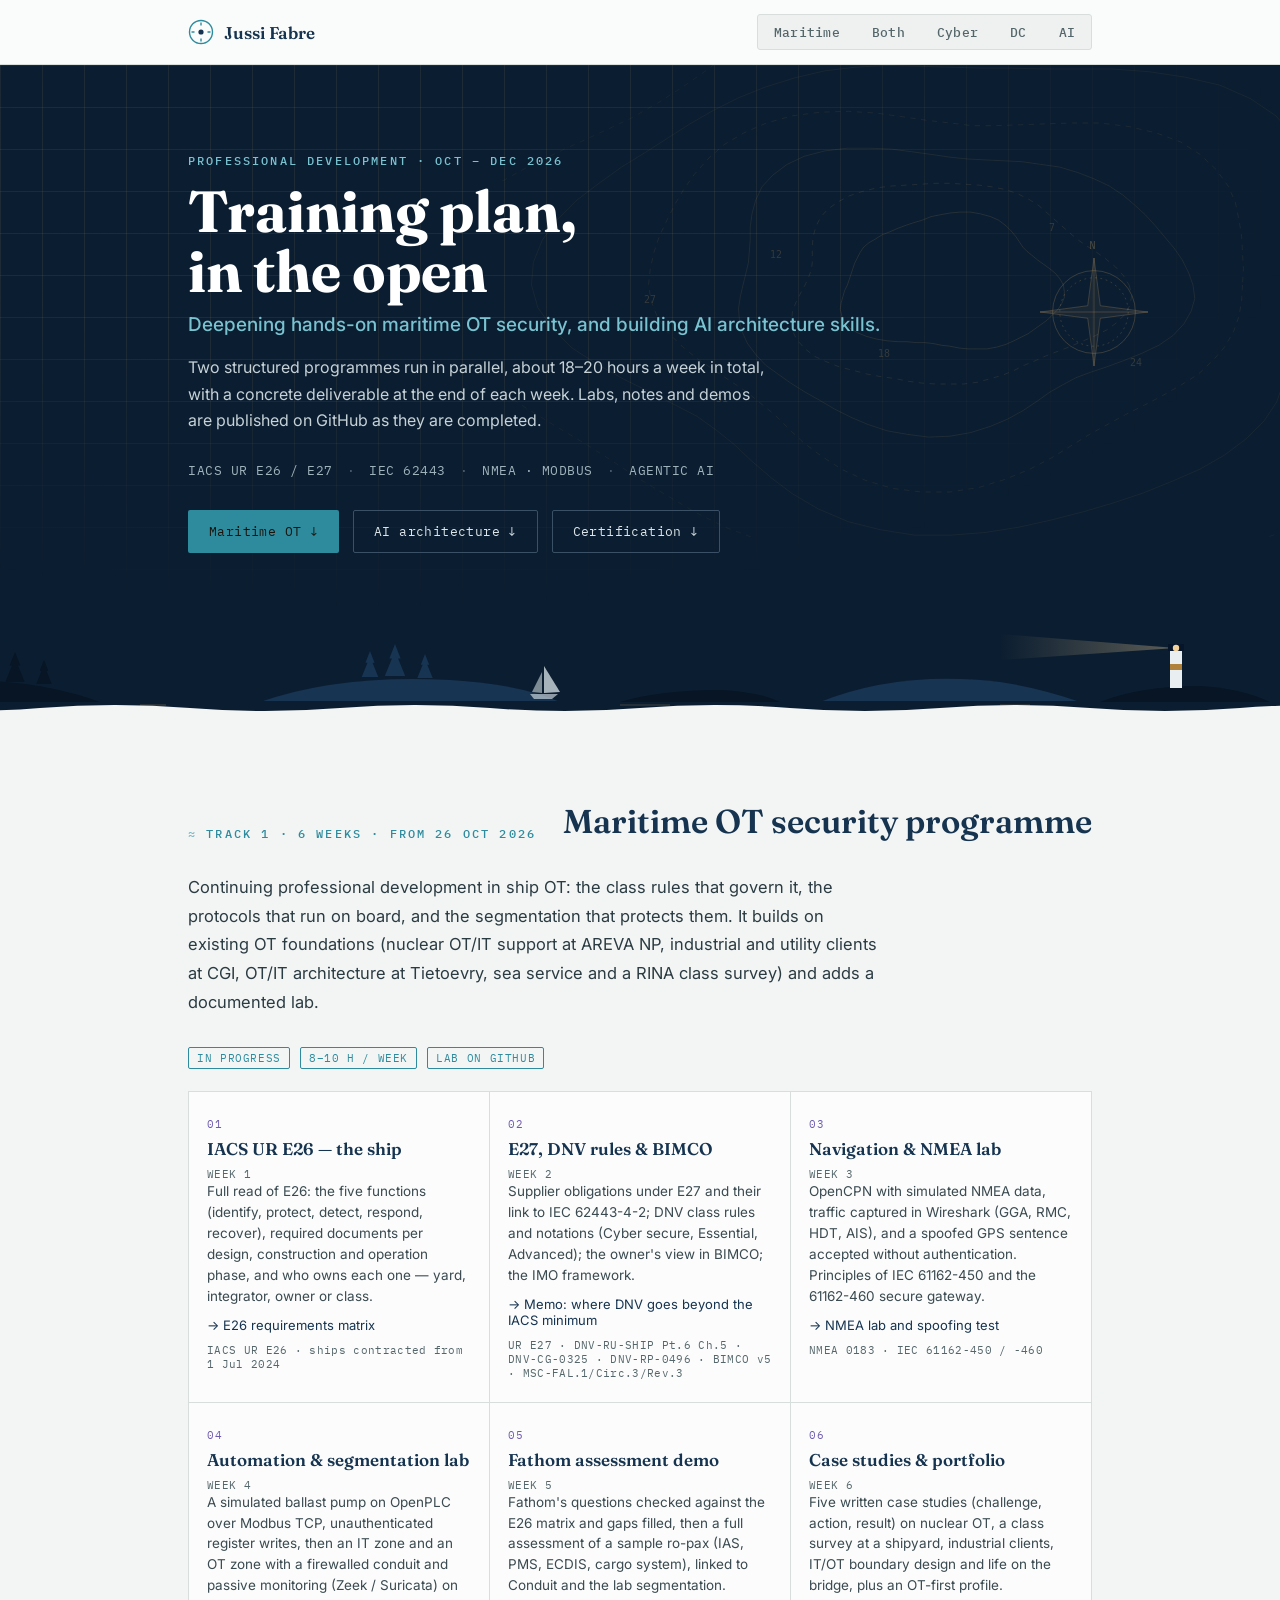
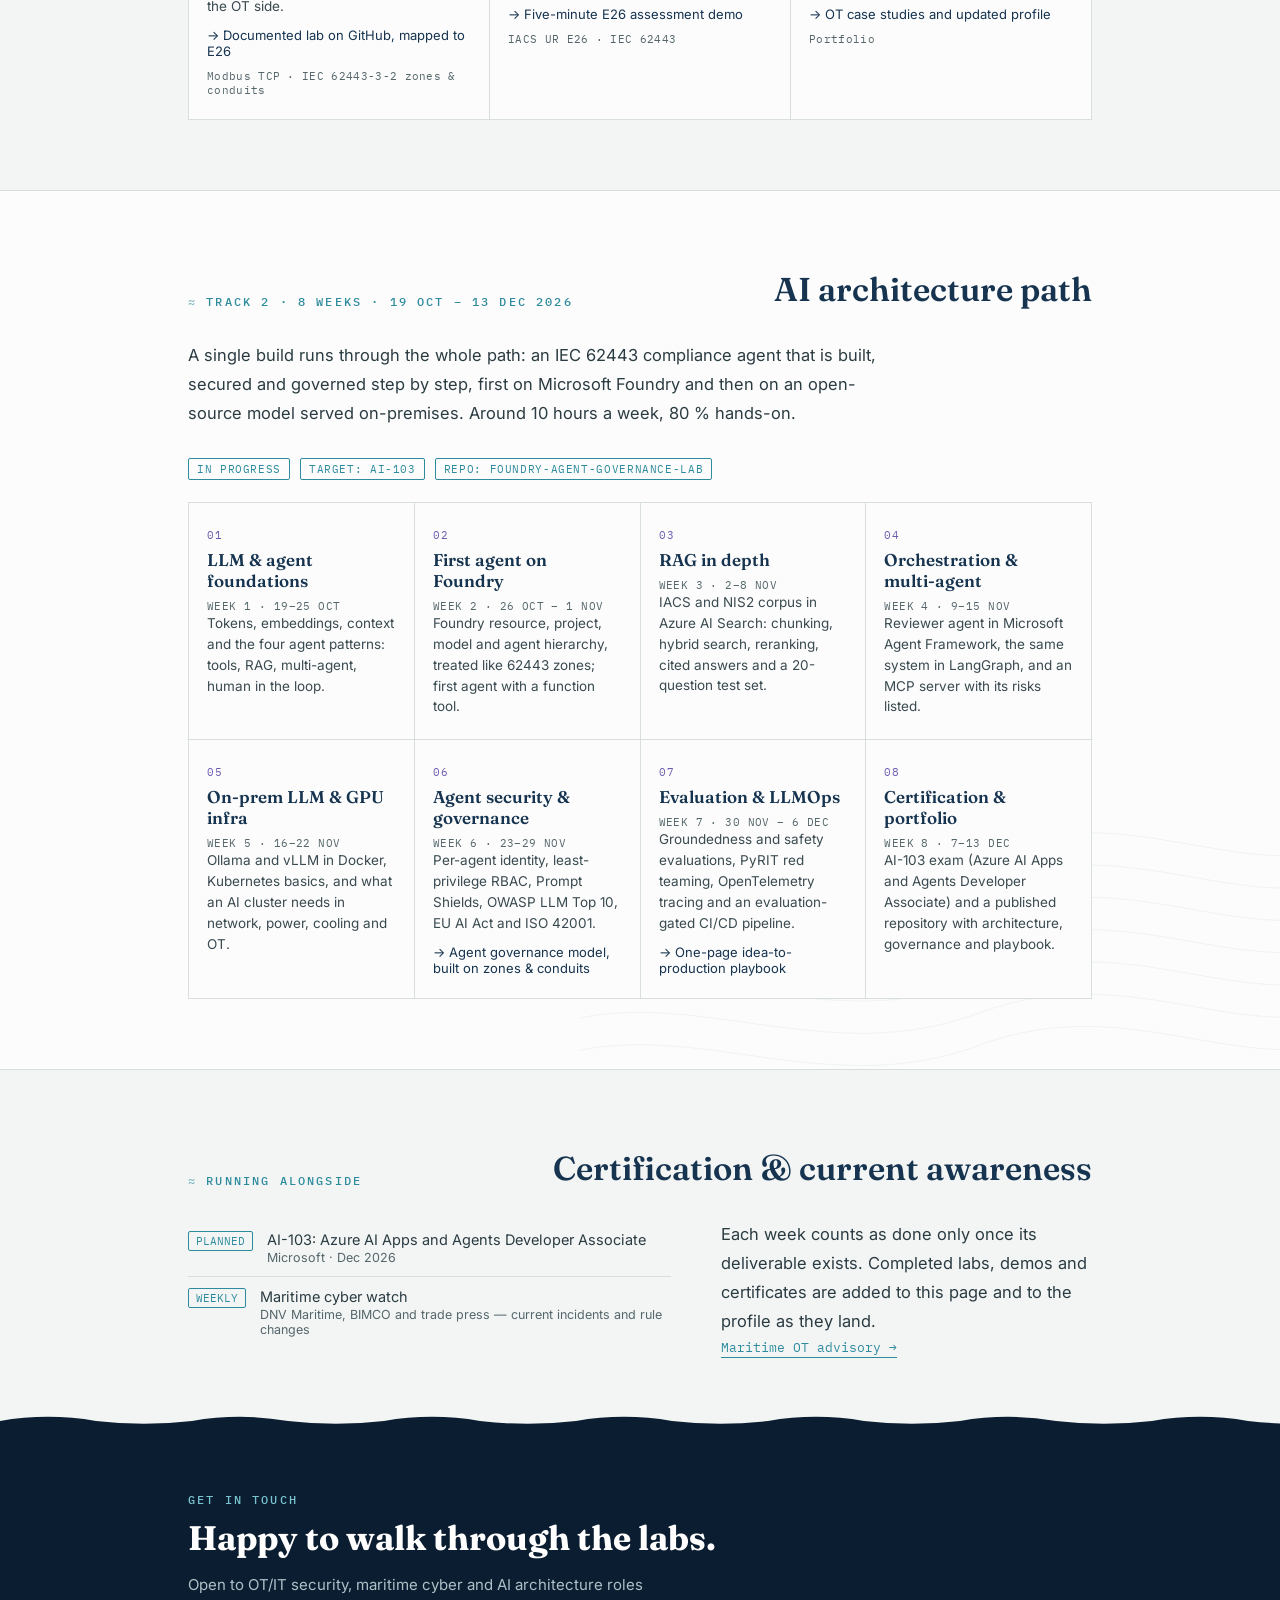
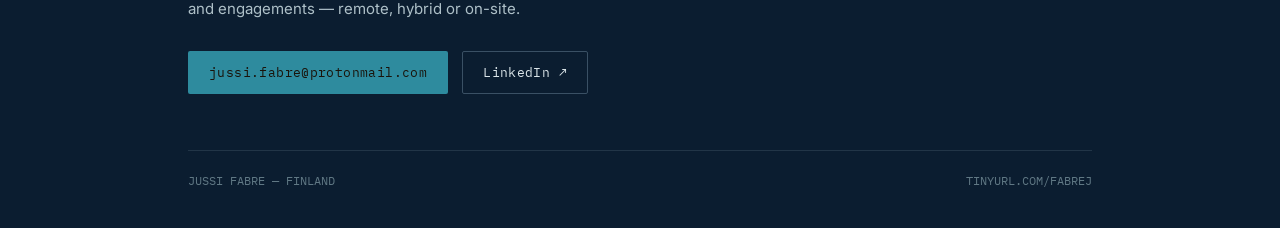
<file: training.html>
<!DOCTYPE html>
<html lang="en">
<head>
<meta charset="UTF-8" />
<meta name="viewport" content="width=device-width, initial-scale=1.0" />
<title>Jussi Fabre — Training Plan</title>
<meta name="robots" content="noindex, follow">
<link rel="canonical" href="https://jfabe.github.io/jussi-fabre-site/training.html">
<meta property="og:type" content="website">
<meta property="og:title" content="Jussi Fabre — Training Plan">
<meta property="og:description" content="Jussi Fabre's current professional development plan: a six-week maritime OT security programme (IACS UR E26/E27, DNV rules, NMEA and Modbus labs) and an eight-week AI architecture path, Oct–Dec 2026.">
<meta property="og:url" content="https://jfabe.github.io/jussi-fabre-site/training.html">
<meta name="twitter:card" content="summary">
<meta name="description" content="Jussi Fabre's current professional development plan: a six-week maritime OT security programme (IACS UR E26/E27, DNV rules, NMEA and Modbus labs) and an eight-week AI architecture path, Oct–Dec 2026.">
<link rel="preconnect" href="https://fonts.googleapis.com">
<link rel="preconnect" href="https://fonts.gstatic.com" crossorigin>
<link href="https://fonts.googleapis.com/css2?family=Fraunces:opsz,wght@9..144,500;9..144,600;9..144,700;9..144,900&family=Inter:wght@400;500;600&family=IBM+Plex+Mono:wght@400;500&display=swap" rel="stylesheet">
<link rel="stylesheet" href="style.css">
</head>
<body class="page-cyber">

<header class="nav" id="siteNav">
  <div class="nav-inner">
    <a href="index.html" class="brand">
      <svg width="26" height="26" viewBox="0 0 26 26" fill="none">
        <circle cx="13" cy="13" r="11.5" stroke="#2E8B9E" stroke-width="1.4"/>
        <path d="M13 3.5V6.5M13 19.5V22.5M3.5 13H6.5M19.5 13H22.5" stroke="#2E8B9E" stroke-width="1.4"/>
        <circle cx="13" cy="13" r="2.6" fill="#163350"/>
      </svg>
      <span>Jussi Fabre</span>
    </a>
    <nav class="pagelinks">
      <a href="maritime.html">Maritime</a>
      <a href="index.html">Both</a>
      <a href="cyber.html">Cyber</a>
      <a href="datacenter.html">DC</a>
      <a href="ai.html">AI</a>
    </nav>
  </div>
</header>

<section class="hero" id="top">
  <div class="hero-grid" aria-hidden="true"></div>
  <div class="wrap">
    <div class="eyebrow">Professional development · Oct – Dec 2026</div>
    <h1>Training plan,<br>in the open</h1>
    <div class="role">Deepening hands-on maritime OT security, and building AI architecture skills.</div>
    <p class="lede">Two structured programmes run in parallel, about 18–20 hours a week in
      total, with a concrete deliverable at the end of each week. Labs, notes and demos
      are published on GitHub as they are completed.</p>
    <div class="coords mono">
      <span>IACS UR E26 / E27</span>
      <span>IEC 62443</span>
      <span>NMEA · MODBUS</span>
      <span>AGENTIC AI</span>
    </div>
    <div class="cta-row">
      <a class="btn btn-primary" href="#ot">Maritime OT ↓</a>
      <a class="btn btn-ghost" href="#ai">AI architecture ↓</a>
      <a class="btn btn-ghost" href="#parallel">Certification ↓</a>
    </div>
  </div>
</section>

<section id="ot">
  <div class="wrap">
    <div class="section-head">
      <div class="eyebrow">Track 1 · 6 weeks · from 26 Oct 2026</div>
      <h2>Maritime OT security programme</h2>
    </div>
    <p class="dc-intro">Continuing professional development in ship OT: the class rules that govern it,
      the protocols that run on board, and the segmentation that protects them. It builds
      on existing OT foundations (nuclear OT/IT support at AREVA NP, industrial and utility
      clients at CGI, OT/IT architecture at Tietoevry, sea service and a RINA class survey)
      and adds a documented lab.</p>
    <div class="track-meta">
      <span class="ptag">In progress</span>
      <span class="ptag">8–10 h / week</span>
      <span class="ptag">Lab on GitHub</span>
    </div>
    <div class="phases ph-3">
      <div class="phase">
        <h4>IACS UR E26 — the ship</h4>
        <span class="when">WEEK 1</span>
        <p>Full read of E26: the five functions (identify, protect, detect, respond,
          recover), required documents per design, construction and operation phase,
          and who owns each one — yard, integrator, owner or class.</p>
        <span class="out">→ E26 requirements matrix</span>
        <span class="std">IACS UR E26 · ships contracted from 1 Jul 2024</span>
      </div>
      <div class="phase">
        <h4>E27, DNV rules &amp; BIMCO</h4>
        <span class="when">WEEK 2</span>
        <p>Supplier obligations under E27 and their link to IEC 62443-4-2; DNV class
          rules and notations (Cyber secure, Essential, Advanced); the owner's view in
          BIMCO; the IMO framework.</p>
        <span class="out">→ Memo: where DNV goes beyond the IACS minimum</span>
        <span class="std">UR E27 · DNV-RU-SHIP Pt.6 Ch.5 · DNV-CG-0325 · DNV-RP-0496 · BIMCO v5 · MSC-FAL.1/Circ.3/Rev.3</span>
      </div>
      <div class="phase">
        <h4>Navigation &amp; NMEA lab</h4>
        <span class="when">WEEK 3</span>
        <p>OpenCPN with simulated NMEA data, traffic captured in Wireshark (GGA, RMC,
          HDT, AIS), and a spoofed GPS sentence accepted without authentication.
          Principles of IEC 61162-450 and the 61162-460 secure gateway.</p>
        <span class="out">→ NMEA lab and spoofing test</span>
        <span class="std">NMEA 0183 · IEC 61162-450 / -460</span>
      </div>
      <div class="phase">
        <h4>Automation &amp; segmentation lab</h4>
        <span class="when">WEEK 4</span>
        <p>A simulated ballast pump on OpenPLC over Modbus TCP, unauthenticated register
          writes, then an IT zone and an OT zone with a firewalled conduit and passive
          monitoring (Zeek / Suricata) on the OT side.</p>
        <span class="out">→ Documented lab on GitHub, mapped to E26</span>
        <span class="std">Modbus TCP · IEC 62443-3-2 zones &amp; conduits</span>
      </div>
      <div class="phase">
        <h4>Fathom assessment demo</h4>
        <span class="when">WEEK 5</span>
        <p>Fathom's questions checked against the E26 matrix and gaps filled, then a full
          assessment of a sample ro-pax (IAS, PMS, ECDIS, cargo system), linked to
          Conduit and the lab segmentation.</p>
        <span class="out">→ Five-minute E26 assessment demo</span>
        <span class="std">IACS UR E26 · IEC 62443</span>
      </div>
      <div class="phase">
        <h4>Case studies &amp; portfolio</h4>
        <span class="when">WEEK 6</span>
        <p>Five written case studies (challenge, action, result) on nuclear OT, a class
          survey at a shipyard, industrial clients, IT/OT boundary design and life on the
          bridge, plus an OT-first profile.</p>
        <span class="out">→ OT case studies and updated profile</span>
        <span class="std">Portfolio</span>
      </div>
    </div>
  </div>
</section>

<section class="alt" id="ai">
  <div class="wrap">
    <div class="section-head">
      <div class="eyebrow">Track 2 · 8 weeks · 19 Oct – 13 Dec 2026</div>
      <h2>AI architecture path</h2>
    </div>
    <p class="dc-intro">A single build runs through the whole path: an IEC 62443 compliance
      agent that is built, secured and governed step by step, first on Microsoft Foundry
      and then on an open-source model served on-premises. Around 10 hours a week,
      80&nbsp;% hands-on.</p>
    <div class="track-meta">
      <span class="ptag">In progress</span>
      <span class="ptag">Target: AI-103</span>
      <span class="ptag">Repo: foundry-agent-governance-lab</span>
    </div>
    <div class="phases ph-4">
      <div class="phase">
        <h4>LLM &amp; agent foundations</h4>
        <span class="when">WEEK 1 · 19–25 OCT</span>
        <p>Tokens, embeddings, context and the four agent patterns: tools, RAG,
          multi-agent, human in the loop.</p>
      </div>
      <div class="phase">
        <h4>First agent on Foundry</h4>
        <span class="when">WEEK 2 · 26 OCT – 1 NOV</span>
        <p>Foundry resource, project, model and agent hierarchy, treated like 62443
          zones; first agent with a function tool.</p>
      </div>
      <div class="phase">
        <h4>RAG in depth</h4>
        <span class="when">WEEK 3 · 2–8 NOV</span>
        <p>IACS and NIS2 corpus in Azure AI Search: chunking, hybrid search, reranking,
          cited answers and a 20-question test set.</p>
      </div>
      <div class="phase">
        <h4>Orchestration &amp; multi-agent</h4>
        <span class="when">WEEK 4 · 9–15 NOV</span>
        <p>Reviewer agent in Microsoft Agent Framework, the same system in LangGraph,
          and an MCP server with its risks listed.</p>
      </div>
      <div class="phase">
        <h4>On-prem LLM &amp; GPU infra</h4>
        <span class="when">WEEK 5 · 16–22 NOV</span>
        <p>Ollama and vLLM in Docker, Kubernetes basics, and what an AI cluster needs in
          network, power, cooling and OT.</p>
      </div>
      <div class="phase">
        <h4>Agent security &amp; governance</h4>
        <span class="when">WEEK 6 · 23–29 NOV</span>
        <p>Per-agent identity, least-privilege RBAC, Prompt Shields, OWASP LLM Top 10,
          EU AI Act and ISO 42001.</p>
        <span class="out">→ Agent governance model, built on zones &amp; conduits</span>
      </div>
      <div class="phase">
        <h4>Evaluation &amp; LLMOps</h4>
        <span class="when">WEEK 7 · 30 NOV – 6 DEC</span>
        <p>Groundedness and safety evaluations, PyRIT red teaming, OpenTelemetry tracing
          and an evaluation-gated CI/CD pipeline.</p>
        <span class="out">→ One-page idea-to-production playbook</span>
      </div>
      <div class="phase">
        <h4>Certification &amp; portfolio</h4>
        <span class="when">WEEK 8 · 7–13 DEC</span>
        <p>AI-103 exam (Azure AI Apps and Agents Developer Associate) and a published
          repository with architecture, governance and playbook.</p>
      </div>
    </div>
  </div>
</section>

<section id="parallel">
  <div class="wrap">
    <div class="section-head">
      <div class="eyebrow">Running alongside</div>
      <h2>Certification &amp; current awareness</h2>
    </div>
    <div class="cred-cols">
      <ul class="cred-list">
        <li><span class="tag">Planned</span><span><span class="name">AI-103: Azure AI Apps and Agents Developer Associate</span><span class="issuer">Microsoft · Dec 2026</span></span></li>
        <li><span class="tag">Weekly</span><span><span class="name">Maritime cyber watch</span><span class="issuer">DNV Maritime, BIMCO and trade press — current incidents and rule changes</span></span></li>
      </ul>
      <div>
        <p class="dc-intro" style="margin:0">Each week counts as done only once its
          deliverable exists. Completed labs, demos and certificates are added to this
          page and to the profile as they land.</p>
        <a class="section-link" href="maritime.html">Maritime OT advisory →</a>
      </div>
    </div>
  </div>
</section>

<footer id="contact">
  <div class="wrap">
    <div class="eyebrow">Get in touch</div>
    <h2>Happy to walk through the labs.</h2>
    <p>Open to OT/IT security, maritime cyber and AI architecture roles and engagements —
      remote, hybrid or on-site.</p>
    <div class="contact-row">
      <a class="btn btn-primary" href="mailto:jussi.fabre@protonmail.com">jussi.fabre@protonmail.com</a>
      <a class="btn btn-ghost" href="https://fi.linkedin.com/in/jussi-fabre" target="_blank" rel="noopener">LinkedIn ↗</a>
    </div>
    <div class="foot-bottom">
      <span>JUSSI FABRE — FINLAND</span>
      <span>TINYURL.COM/FABREJ</span>
    </div>
  </div>
</footer>

<script src="script.js"></script>
</body>
</html>
</file>
<file: style.css>
:root{
  --bg: #F2F5F4;
  --paper: #FBFCFB;
  --ink: #142028;
  --muted: #55666B;
  --navy: #163350;
  --navy-deep: #0B1D30;
  --brass: #B0813A;
  --brass-light: #D8AE6E;
  --teal: #2E8B9E;
  --teal-light: #79C3D1;
  --line: #D7DEDB;
  --line-strong: #B9C4C0;
  --max: 960px;
  /* default accent = brass; overridden per page below */
  --accent: var(--brass);
  --accent-light: var(--brass-light);
}
body.page-cyber{ --accent: var(--teal); --accent-light: var(--teal-light); }
body.page-maritime{ --accent: var(--brass); --accent-light: var(--brass-light); }

*{ box-sizing:border-box; }
html{ scroll-behavior:smooth; }
body{
  margin:0;
  background:var(--bg);
  color:var(--ink);
  font-family:'Inter', sans-serif;
  -webkit-font-smoothing:antialiased;
}
a{ color:inherit; }
.wrap{ max-width:var(--max); margin:0 auto; padding:0 28px; }

.mono{ font-family:'IBM Plex Mono', monospace; letter-spacing:.04em; }
.eyebrow{
  font-family:'IBM Plex Mono', monospace;
  font-size:12px;
  letter-spacing:.18em;
  text-transform:uppercase;
  color:var(--accent);
  font-weight:500;
}
h1,h2,h3{ font-family:'Fraunces', serif; margin:0; }

/* ---------- nav ---------- */
header.nav{
  position:sticky; top:0; z-index:50;
  background:rgba(251,252,251,0.92);
  backdrop-filter: blur(6px);
  border-bottom:1px solid var(--line);
  transition: box-shadow .25s ease;
}
header.nav.scrolled{ box-shadow:0 6px 18px -12px rgba(11,29,48,0.35); }
.nav-inner{
  max-width:var(--max); margin:0 auto; padding:14px 28px;
  display:flex; align-items:center; justify-content:space-between; gap:16px; flex-wrap:wrap;
}
.brand{ display:flex; align-items:center; gap:10px; text-decoration:none; }
.brand svg{ display:block; }
.brand span{ font-family:'Fraunces', serif; font-weight:600; font-size:17px; color:var(--navy); }

nav.pagelinks{ display:flex; gap:6px; background:#EEF1EF; border:1px solid var(--line); border-radius:3px; padding:3px; }
nav.pagelinks a{
  text-decoration:none; font-size:12.5px; font-weight:500; letter-spacing:.02em;
  color:var(--muted); padding:6px 13px; border-radius:2px;
  font-family:'IBM Plex Mono', monospace;
  transition: color .2s ease, background .2s ease;
}
nav.pagelinks a:hover, nav.pagelinks a:focus-visible{ color:var(--navy); }
nav.pagelinks a.active{ background:var(--navy); color:#fff; }

nav.links{ display:flex; gap:24px; }
nav.links a{
  text-decoration:none; font-size:13px; color:var(--muted);
  font-weight:500; letter-spacing:.02em;
  padding:4px 2px; border-bottom:1px solid transparent;
  transition: color .2s ease, border-color .2s ease;
}
nav.links a:hover, nav.links a:focus-visible{ color:var(--navy); border-color:var(--accent); }

/* ---------- hero ---------- */
.hero{
  position:relative;
  background: var(--navy-deep);
  color:#EDF1F3;
  overflow:hidden;
  padding:88px 0 76px;
}
.hero-grid{
  position:absolute; inset:0;
  background-image:
    linear-gradient(rgba(216,174,110,0.09) 1px, transparent 1px),
    linear-gradient(90deg, rgba(216,174,110,0.09) 1px, transparent 1px);
  background-size: 42px 42px;
  mask-image: radial-gradient(ellipse 80% 70% at 30% 20%, black 40%, transparent 90%);
}
.hero .wrap{ position:relative; }
.hero .eyebrow{ color:var(--accent-light); }
.hero h1{
  font-size:clamp(36px, 5.6vw, 58px);
  font-weight:700;
  line-height:1.03;
  margin-top:14px;
  color:#fff;
}
.hero .role{
  font-size:clamp(15px, 2.1vw, 19px);
  color:var(--accent-light);
  margin-top:12px;
  font-weight:500;
}
.hero p.lede{
  max-width:580px;
  margin-top:18px;
  font-size:16px;
  line-height:1.65;
  color:#C6D2D8;
}
.hero .coords{
  margin-top:28px;
  font-size:12.5px;
  color:#9FB3BC;
  display:flex; flex-wrap:wrap; gap:8px 14px;
}
.hero .coords span:not(:last-child)::after{ content:"·"; margin-left:14px; color:#4C6270; }
.hero .cta-row{ margin-top:32px; display:flex; gap:14px; flex-wrap:wrap; }
.btn{
  display:inline-flex; align-items:center; gap:8px;
  font-family:'IBM Plex Mono', monospace;
  font-size:13px; letter-spacing:.03em;
  padding:12px 20px;
  border-radius:2px;
  text-decoration:none;
  border:1px solid transparent;
  transition: transform .15s ease, background .2s ease, border-color .2s ease;
}
.btn:hover{ transform: translateY(-1px); }
.btn-primary{ background:var(--accent); color:#1A130A; }
.btn-primary:hover{ background:var(--accent-light); }
.btn-ghost{ border-color:#3A5064; color:#DCE6EA; }
.btn-ghost:hover{ border-color:var(--accent-light); color:var(--accent-light); }

/* ---------- generic section ---------- */
section{ padding:70px 0; }
section.alt{ background:var(--paper); border-top:1px solid var(--line); border-bottom:1px solid var(--line); }
.section-head{ margin-bottom:32px; display:flex; align-items:flex-end; justify-content:space-between; gap:20px; flex-wrap:wrap; }
.section-head h2{ font-size:clamp(25px, 3.2vw, 33px); font-weight:600; color:var(--navy); margin-top:8px; }
.section-link{ font-family:'IBM Plex Mono', monospace; font-size:12.5px; color:var(--accent); text-decoration:none; white-space:nowrap; border-bottom:1px solid var(--accent); padding-bottom:2px; }
.section-link:hover{ opacity:.75; }

.about-body p{ font-size:16.5px; line-height:1.75; color:#2B3B42; max-width:66ch; }
.about-body p + p{ margin-top:16px; }
.about-flags{ margin-top:24px; display:flex; gap:10px; flex-wrap:wrap; }
.flag{
  font-family:'IBM Plex Mono', monospace; font-size:11.5px;
  border:1px solid var(--line-strong); color:var(--muted);
  padding:6px 11px; border-radius:2px; background:#fff;
}

/* ---------- voyage timeline ---------- */
.voyage{ position:relative; }
.course-line{
  position:absolute; left:15px; top:6px; bottom:6px; width:2px;
  background-image: linear-gradient(var(--line-strong) 60%, transparent 0%);
  background-size: 2px 10px;
  background-repeat: repeat-y;
}
@media(min-width:760px){ .course-line{ left:50%; margin-left:-1px; } }

.stop{
  position:relative;
  padding-left:44px;
  margin-bottom:36px;
  opacity:0; transform:translateY(14px);
  transition: opacity .55s ease, transform .55s ease;
}
.stop.in{ opacity:1; transform:translateY(0); }
.stop:last-child{ margin-bottom:0; }
.stop .node{
  position:absolute; left:8px; top:5px; width:14px; height:14px;
  border-radius:50%; background:var(--paper); border:2px solid var(--accent);
}
.stop .node.node--sea{ border-color:var(--brass); }
.stop .node.node--cyber{ border-color:var(--teal); }
.stop .datetag{ font-family:'IBM Plex Mono', monospace; font-size:12px; color:var(--accent); font-weight:500; letter-spacing:.03em; }
.stop.dom-sea .datetag{ color:var(--brass); }
.stop.dom-cyber .datetag{ color:var(--teal); }
.stop h3{ font-size:19px; font-weight:600; color:var(--navy); margin-top:5px; }
.stop .org{ font-size:13.5px; color:var(--muted); margin-top:2px; }
.stop p.desc{ font-size:14.5px; line-height:1.6; color:#3A4A50; margin-top:9px; max-width:56ch; }

@media(min-width:760px){
  .stop{ width:calc(50% - 30px); padding-left:0; padding-right:30px; text-align:right; }
  .stop .node{ left:auto; right:-31px; }
  .stop:nth-child(even){ margin-left:calc(50% + 30px); padding-left:30px; padding-right:0; text-align:left; }
  .stop:nth-child(even) .node{ right:auto; left:-31px; }
  .stop p.desc{ margin-left:auto; }
  .stop:nth-child(even) p.desc{ margin-left:0; }
}

/* ---------- expertise grid ---------- */
.exp-grid{ display:grid; grid-template-columns:repeat(2,1fr); gap:1px; background:var(--line); border:1px solid var(--line); }
.exp-grid.cols-3{ grid-template-columns:repeat(3,1fr); }
@media(max-width:800px){ .exp-grid, .exp-grid.cols-3{ grid-template-columns:1fr; } }
.exp-cell{ background:var(--paper); padding:26px 28px; }
.exp-cell h3{
  font-family:'IBM Plex Mono', monospace; font-size:12.5px; letter-spacing:.1em;
  text-transform:uppercase; color:var(--navy); font-weight:500;
  padding-bottom:12px; margin-bottom:14px; border-bottom:1px solid var(--line);
}
.exp-cell p.note{ font-size:12.5px; color:var(--muted); margin:0 0 12px; line-height:1.5; }
.exp-cell ul{ list-style:none; margin:0; padding:0; }
.exp-cell li{ font-size:14.5px; color:#33434A; padding:6px 0; display:flex; justify-content:space-between; gap:12px; }
.exp-cell li.tagline{ display:block; }
.exp-cell li .yrs{ font-family:'IBM Plex Mono', monospace; font-size:12px; color:var(--muted); white-space:nowrap; }

/* ---------- credentials ---------- */
.cred-cols{ display:grid; grid-template-columns:1.3fr 1fr; gap:50px; }
@media(max-width:700px){ .cred-cols{ grid-template-columns:1fr; gap:36px; } }
.cred-list{ list-style:none; margin:0; padding:0; }
.cred-list li{ display:flex; gap:14px; padding:11px 0; border-bottom:1px solid var(--line); font-size:14.5px; }
.cred-list li:last-child{ border-bottom:none; }
.cred-list .tag{
  font-family:'IBM Plex Mono', monospace; font-size:10.5px; color:var(--accent);
  border:1px solid var(--accent); border-radius:2px; padding:2px 7px; height:fit-content;
  white-space:nowrap; text-transform:uppercase;
}
.cred-list .tag.done{ color:var(--muted); border-color:var(--line-strong); }
.cred-list .name{ color:#2B3B42; }
.cred-list .issuer{ display:block; font-size:12.5px; color:var(--muted); margin-top:2px; }

.lang-row{ display:flex; justify-content:space-between; padding:10px 0; border-bottom:1px solid var(--line); font-size:14.5px; }
.lang-row:last-child{ border-bottom:none; }
.lang-row .level{ font-family:'IBM Plex Mono', monospace; font-size:12px; color:var(--muted); }

/* ---------- cross-link cards (used on index to point to maritime/cyber) ---------- */
.split{ display:grid; grid-template-columns:1fr 1fr; gap:1px; background:var(--line); border:1px solid var(--line); }
@media(max-width:700px){ .split{ grid-template-columns:1fr; } }
.split-card{ background:var(--paper); padding:34px 30px; text-decoration:none; display:block; transition:background .2s ease; }
.split-card:hover{ background:#F3F0E7; }
.split-card.cyber:hover{ background:#EEF5F6; }
.split-card .k{ font-family:'IBM Plex Mono', monospace; font-size:11.5px; letter-spacing:.14em; text-transform:uppercase; }
.split-card.sea .k{ color:var(--brass); }
.split-card.cyber .k{ color:var(--teal); }
.split-card h3{ font-size:24px; margin-top:10px; color:var(--navy); }
.split-card p{ font-size:14px; color:var(--muted); margin-top:10px; line-height:1.55; max-width:42ch; }
.split-card .go{ margin-top:16px; font-family:'IBM Plex Mono', monospace; font-size:12.5px; }
.split-card.sea .go{ color:var(--brass); }
.split-card.cyber .go{ color:var(--teal); }

/* ---------- contact / footer ---------- */
footer{ background:var(--navy-deep); color:#DCE6EA; padding:66px 0 40px; }
footer .eyebrow{ color:var(--accent-light); }
footer h2{ color:#fff; font-size:clamp(25px,3.4vw,34px); margin-top:10px; }
footer p{ color:#AEC0C8; max-width:52ch; margin-top:14px; line-height:1.6; font-size:15px; }
.contact-row{ margin-top:30px; display:flex; flex-wrap:wrap; gap:14px; }
.foot-bottom{
  margin-top:56px; padding-top:22px; border-top:1px solid #223547;
  display:flex; justify-content:space-between; flex-wrap:wrap; gap:10px;
  font-family:'IBM Plex Mono', monospace; font-size:11.5px; color:#607884;
}

@media (prefers-reduced-motion: reduce){
  html{ scroll-behavior:auto; }
  .stop{ opacity:1; transform:none; transition:none; }
}
:focus-visible{ outline:2px solid var(--accent); outline-offset:2px; }

/* ---------- AI prototypes page ---------- */
:root{ --signal:#6E5BB0; --signal-light:#B4A6E6; }
body.page-ai{ --accent: var(--signal); --accent-light: var(--signal-light); }
body.page-ai .btn-primary{ color:#fff; }
body.page-ai .hero-grid{
  background-image:
    linear-gradient(rgba(180,166,230,0.10) 1px, transparent 1px),
    linear-gradient(90deg, rgba(180,166,230,0.10) 1px, transparent 1px);
}

.proto{ display:grid; grid-template-columns:1.05fr 1fr; gap:44px; align-items:start; }
@media(max-width:820px){ .proto{ grid-template-columns:1fr; gap:30px; } }
.proto .lead-p{ font-size:16.5px; line-height:1.75; color:#2B3B42; margin:0; }
.proto h3.sub{
  font-family:'IBM Plex Mono', monospace; font-size:12px; letter-spacing:.12em;
  text-transform:uppercase; color:var(--navy); font-weight:500;
  margin:26px 0 10px; padding-bottom:10px; border-bottom:1px solid var(--line);
}
.proto ul.feat{ list-style:none; margin:0; padding:0; }
.proto ul.feat li{ font-size:14.5px; line-height:1.55; color:#33434A; padding:7px 0 7px 22px; position:relative; }
.proto ul.feat li::before{ content:""; position:absolute; left:2px; top:15px; width:9px; height:1.5px; background:var(--k, var(--accent)); }
.proto .why{
  margin-top:24px; padding:16px 18px; background:#fff; border:1px solid var(--line);
  border-left:3px solid var(--k, var(--accent)); font-size:14.5px; line-height:1.6; color:#2B3B42;
}
.proto .why b{ font-family:'IBM Plex Mono', monospace; font-weight:500; font-size:11.5px; letter-spacing:.12em; text-transform:uppercase; color:var(--k, var(--accent)); display:block; margin-bottom:4px; }
.proto.k-cyber{ --k: var(--teal); }
.proto.k-sea{ --k: var(--brass); }

.figure{ background:#fff; border:1px solid var(--line); padding:20px; }
.figure svg{ width:100%; height:auto; display:block; }
.figure .cap{ font-family:'IBM Plex Mono', monospace; font-size:11px; color:var(--muted); margin-top:12px; letter-spacing:.03em; line-height:1.5; }

.proto-tags{ display:flex; gap:8px; flex-wrap:wrap; margin-top:12px; }
.ptag{ font-family:'IBM Plex Mono', monospace; font-size:10.5px; letter-spacing:.06em; text-transform:uppercase; padding:3px 8px; border:1px solid var(--k, var(--accent)); color:var(--k, var(--accent)); border-radius:2px; }

.split.split-3{ grid-template-columns:repeat(3,1fr); }
@media(max-width:860px){ .split.split-3{ grid-template-columns:1fr; } }
.split-card.ai .k, .split-card.ai .go{ color:var(--signal); }
.split-card.ai:hover{ background:#F1EFF8; }

/* ---------- AI page: data centre section ---------- */
.dc-intro{ font-size:16.5px; line-height:1.75; color:#2B3B42; max-width:70ch; margin:0 0 30px; }
.exp-cell .pattern{ font-family:'IBM Plex Mono', monospace; font-size:10.5px; letter-spacing:.08em; text-transform:uppercase; color:var(--signal); margin:0 0 8px; }
.exp-cell p.body{ font-size:14.5px; line-height:1.6; color:#33434A; margin:0; }
.exp-cell h3.dc{ font-family:'Fraunces', serif; font-size:19px; letter-spacing:0; text-transform:none; font-weight:600; border-bottom:none; padding-bottom:0; margin-bottom:8px; }

.lifecycle{ margin-top:46px; }
.lifecycle h3.lc-title{ font-size:clamp(21px,2.6vw,26px); color:var(--navy); font-weight:600; }
.lifecycle p.lc-lead{ font-size:15px; line-height:1.65; color:#3A4A50; max-width:66ch; margin:10px 0 24px; }
.phases{ display:grid; grid-template-columns:repeat(5,1fr); border:1px solid var(--line); background:var(--line); gap:1px; counter-reset:ph; }
@media(max-width:900px){ .phases{ grid-template-columns:1fr; } }
.phase{ background:var(--paper); padding:20px 18px 22px; position:relative; }
.phase::before{
  counter-increment:ph; content:"0" counter(ph);
  font-family:'IBM Plex Mono', monospace; font-size:11px; color:var(--signal); letter-spacing:.1em;
}
.phase h4{ font-family:'Fraunces', serif; font-size:17px; color:var(--navy); margin:6px 0 8px; font-weight:600; }
.phase p{ font-size:13.5px; line-height:1.55; color:#3A4A50; margin:0; }
.phase .std{ display:block; margin-top:10px; font-family:'IBM Plex Mono', monospace; font-size:10.5px; color:var(--muted); letter-spacing:.03em; }

.role-box{ margin-top:30px; background:var(--navy-deep); color:#DCE6EA; padding:28px 30px; display:grid; grid-template-columns:1fr 1.4fr; gap:30px; align-items:center; }
@media(max-width:800px){ .role-box{ grid-template-columns:1fr; gap:14px; } }
.role-box .eyebrow{ color:var(--signal-light); }
.role-box h3{ color:#fff; font-size:22px; margin-top:8px; font-weight:600; }
.role-box p{ margin:0; font-size:15px; line-height:1.65; color:#C6D2D8; }

/* ---------- Data centre page ---------- */
:root{ --grid:#3E8A68; --grid-light:#93CDB0; }
body.page-dc{ --accent: var(--grid); --accent-light: var(--grid-light); }
body.page-dc .btn-primary{ color:#fff; }
body.page-dc .hero-grid{
  background-image:
    linear-gradient(rgba(147,205,176,0.10) 1px, transparent 1px),
    linear-gradient(90deg, rgba(147,205,176,0.10) 1px, transparent 1px);
}
body.page-dc .phase::before, body.page-dc .exp-cell .pattern{ color:var(--grid); }
body.page-dc .role-box .eyebrow{ color:var(--grid-light); }
.split.split-4{ grid-template-columns:repeat(2,1fr); }
@media(max-width:700px){ .split.split-4{ grid-template-columns:1fr; } }
.split-card.dc .k, .split-card.dc .go{ color:var(--grid); }
.split-card.dc:hover{ background:#EDF5F0; }
.exp-cell ul.plain li{ display:block; font-size:14px; line-height:1.5; padding:5px 0; }
.dc-stack{ display:grid; grid-template-columns:repeat(4,1fr); gap:1px; background:var(--line); border:1px solid var(--line); margin-top:8px; }
@media(max-width:800px){ .dc-stack{ grid-template-columns:1fr 1fr; } }
.dc-stack div{ background:var(--paper); padding:16px 14px; }
.dc-stack .lvl{ font-family:'IBM Plex Mono', monospace; font-size:10.5px; letter-spacing:.1em; text-transform:uppercase; color:var(--accent); }
.dc-stack .what{ font-family:'Fraunces', serif; font-size:16px; color:var(--navy); margin-top:4px; font-weight:600; }
.dc-stack .me{ font-size:13px; color:var(--muted); margin-top:6px; line-height:1.5; }


/* ---------- Archipelago (saaristo) theme ---------- */
.hero{ padding-bottom:170px; }
.hero::before{
  content:""; position:absolute; top:-40px; right:-120px; width:900px; height:520px;
  background:url("data:image/svg+xml,%3Csvg xmlns='http://www.w3.org/2000/svg' viewBox='400 -160 1000 560'%3E%3Cpath d='M1026 120 L1027 127 L1027 134 L1024 141 L1020 147 L1014 153 L1008 159 L1001 164 L994 169 L987 174 L979 178 L971 182 L962 186 L952 189 L941 191 L931 191 L920 191 L910 190 L900 188 L891 187 L881 185 L872 184 L863 184 L852 183 L842 183 L830 182 L818 180 L807 177 L797 173 L789 168 L783 162 L780 155 L778 147 L779 140 L781 133 L783 126 L786 120 L788 114 L790 108 L792 102 L794 96 L797 90 L800 84 L804 78 L810 73 L817 69 L825 64 L833 61 L842 57 L850 54 L859 51 L869 48 L879 44 L889 42 L900 40 L911 39 L923 39 L934 41 L945 44 L954 48 L962 54 L968 60 L973 66 L977 72 L981 78 L986 83 L991 87 L997 92 L1004 97 L1011 102 L1017 107 L1022 113 L1026 120 Z' fill='none' stroke='%23D8AE6E' stroke-opacity='0.160' stroke-dasharray='none'/%3E%3Cpath d='M1099 120 L1102 131 L1100 142 L1095 152 L1085 162 L1074 170 L1060 177 L1046 183 L1032 189 L1019 194 L1006 199 L995 204 L983 209 L971 215 L959 220 L945 224 L931 228 L915 230 L900 230 L884 230 L869 229 L854 227 L839 224 L824 222 L808 219 L793 215 L777 211 L762 205 L749 199 L738 190 L730 181 L725 171 L724 160 L725 149 L729 139 L734 129 L739 120 L743 111 L746 103 L747 95 L747 86 L747 76 L748 66 L751 55 L756 45 L764 36 L775 28 L788 21 L803 16 L819 12 L835 10 L852 9 L868 8 L884 7 L900 7 L916 8 L932 9 L947 11 L962 14 L976 19 L988 25 L999 32 L1008 40 L1017 48 L1025 55 L1033 62 L1041 69 L1051 76 L1062 83 L1073 91 L1084 100 L1093 110 L1099 120 Z' fill='none' stroke='%23D8AE6E' stroke-opacity='0.142' stroke-dasharray='6 6'/%3E%3Cpath d='M1170 120 L1172 135 L1168 149 L1160 163 L1148 176 L1132 187 L1113 196 L1093 204 L1074 211 L1056 217 L1040 223 L1025 231 L1011 239 L997 249 L982 259 L964 269 L945 277 L923 284 L900 288 L876 289 L853 286 L830 282 L809 275 L790 267 L772 258 L755 248 L739 239 L723 229 L709 219 L695 209 L684 197 L675 185 L669 172 L666 159 L665 146 L667 133 L670 120 L673 108 L676 95 L677 83 L678 70 L678 56 L680 41 L684 26 L691 11 L703 -2 L719 -14 L738 -23 L761 -29 L786 -32 L811 -32 L835 -31 L858 -28 L880 -25 L900 -22 L920 -20 L939 -19 L960 -18 L980 -17 L1001 -14 L1022 -11 L1042 -5 L1060 2 L1077 10 L1092 20 L1105 31 L1117 42 L1128 54 L1138 66 L1149 79 L1158 92 L1165 106 L1170 120 Z' fill='none' stroke='%23D8AE6E' stroke-opacity='0.124' stroke-dasharray='none'/%3E%3Cpath d='M1225 120 L1224 138 L1221 155 L1215 172 L1205 189 L1192 204 L1176 219 L1157 231 L1136 243 L1115 254 L1095 264 L1075 275 L1055 286 L1034 299 L1013 312 L988 325 L961 336 L932 345 L900 350 L868 350 L836 346 L806 337 L780 325 L757 310 L737 295 L720 279 L705 264 L689 251 L673 238 L655 226 L637 214 L618 201 L601 187 L586 172 L575 156 L568 138 L565 120 L567 102 L571 84 L577 66 L585 49 L594 31 L604 14 L616 -3 L631 -20 L649 -36 L671 -49 L696 -60 L725 -68 L756 -72 L787 -73 L818 -71 L847 -67 L874 -63 L900 -60 L925 -57 L950 -57 L977 -58 L1005 -59 L1036 -60 L1067 -60 L1099 -56 L1129 -49 L1156 -39 L1178 -25 L1196 -8 L1209 10 L1217 28 L1221 47 L1224 66 L1225 84 L1226 102 L1225 120 Z' fill='none' stroke='%23D8AE6E' stroke-opacity='0.106' stroke-dasharray='6 6'/%3E%3Cpath d='M1275 120 L1273 140 L1274 161 L1275 182 L1275 205 L1271 227 L1263 250 L1249 271 L1229 291 L1205 309 L1177 325 L1147 338 L1115 351 L1082 362 L1048 372 L1013 381 L977 389 L939 395 L900 398 L861 398 L823 392 L787 383 L754 369 L725 352 L701 334 L679 315 L660 297 L640 281 L619 266 L594 253 L567 239 L538 225 L508 208 L480 190 L458 168 L442 145 L435 120 L437 95 L447 70 L464 47 L485 26 L510 7 L535 -11 L561 -27 L586 -43 L611 -59 L637 -74 L665 -88 L695 -100 L727 -110 L761 -118 L795 -122 L831 -124 L866 -123 L900 -122 L934 -121 L968 -121 L1004 -120 L1041 -120 L1080 -120 L1121 -117 L1161 -111 L1200 -102 L1234 -87 L1262 -68 L1282 -46 L1295 -21 L1299 5 L1297 30 L1292 55 L1285 78 L1279 99 L1275 120 Z' fill='none' stroke='%23D8AE6E' stroke-opacity='0.088' stroke-dasharray='none'/%3E%3Cpath d='M1356 120 L1357 145 L1362 170 L1368 198 L1375 227 L1378 258 L1375 290 L1363 321 L1341 350 L1310 374 L1271 394 L1226 409 L1178 418 L1129 424 L1080 427 L1033 428 L988 428 L944 429 L900 429 L856 429 L813 427 L769 422 L727 414 L687 403 L650 389 L616 372 L584 353 L554 335 L524 315 L494 296 L462 277 L428 256 L395 234 L365 209 L340 181 L322 151 L316 120 L321 89 L337 58 L364 31 L398 7 L436 -14 L474 -32 L511 -49 L545 -65 L575 -82 L603 -100 L630 -119 L658 -140 L689 -161 L724 -179 L764 -195 L807 -207 L853 -213 L900 -215 L947 -213 L993 -208 L1039 -201 L1083 -192 L1127 -181 L1170 -170 L1212 -156 L1253 -140 L1289 -121 L1321 -99 L1346 -73 L1362 -45 L1371 -16 L1373 13 L1369 42 L1364 69 L1358 95 L1356 120 Z' fill='none' stroke='%23D8AE6E' stroke-opacity='0.070' stroke-dasharray='6 6'/%3E%3Ctext x='700' y='90' font-family='monospace' font-size='11' fill='%23D8AE6E' fill-opacity='.22'%3E12%3C/text%3E%3Ctext x='820' y='200' font-family='monospace' font-size='11' fill='%23D8AE6E' fill-opacity='.22'%3E18%3C/text%3E%3Ctext x='1010' y='60' font-family='monospace' font-size='11' fill='%23D8AE6E' fill-opacity='.22'%3E7%3C/text%3E%3Ctext x='1100' y='210' font-family='monospace' font-size='11' fill='%23D8AE6E' fill-opacity='.22'%3E24%3C/text%3E%3Ctext x='640' y='250' font-family='monospace' font-size='11' fill='%23D8AE6E' fill-opacity='.22'%3E31%3C/text%3E%3Ctext x='560' y='140' font-family='monospace' font-size='11' fill='%23D8AE6E' fill-opacity='.22'%3E27%3C/text%3E%3Cg transform='translate(1060 150)' stroke='%23D8AE6E' stroke-opacity='.28' fill='none'%3E%3Ccircle r='46'/%3E%3Ccircle r='38' stroke-dasharray='2 4'/%3E%3Cpath d='M0 -60 L7 -7 L60 0 L7 7 L0 60 L-7 7 L-60 0 L-7 -7 Z' fill='%23D8AE6E' fill-opacity='.08'/%3E%3Cpath d='M0 -60 L0 60 M-60 0 L60 0'/%3E%3C/g%3E%3Ctext x='1055' y='80' font-family='monospace' font-size='11' fill='%23D8AE6E' fill-opacity='.35'%3EN%3C/text%3E%3C/svg%3E") no-repeat center/contain;
  pointer-events:none; opacity:.9;
}
@media(max-width:760px){ .hero::before{ right:-380px; opacity:.55; } }
.hero::after{
  content:""; position:absolute; left:0; right:0; bottom:-1px; height:150px;
  background:url("data:image/svg+xml,%3Csvg xmlns='http://www.w3.org/2000/svg' viewBox='0 0 2400 150' preserveAspectRatio='xMidYMax slice'%3E%3Cg fill='%23173452'%3E%3Cpath d='M40 128 Q140 92 260 104 Q330 112 380 128 Z'/%3E%3Cpath d='M820 128 Q900 100 1010 106 Q1080 110 1120 128 Z'/%3E%3Cpath d='M1380 128 Q1460 96 1560 108 Q1600 114 1640 128 Z'/%3E%3Cpath d='M1900 128 Q2000 88 2120 102 Q2200 110 2250 128 Z'/%3E%3Cpath d='M930 77 L934.576 88.7 L932.496 88.7 L938.32 103 L921.68 103 L927.504 88.7 L925.424 88.7 Z'/%3E%3Cpath d='M955 70 L960.632 84.4 L958.072 84.4 L965.24 102 L944.76 102 L951.928 84.4 L949.368 84.4 Z'/%3E%3Cpath d='M985 80 L989.224 90.8 L987.304 90.8 L992.68 104 L977.32 104 L982.696 90.8 L980.776 90.8 Z'/%3E%3Cpath d='M1985 66 L1990.28 79.5 L1987.88 79.5 L1994.6 96 L1975.4 96 L1982.12 79.5 L1979.72 79.5 Z'/%3E%3Cpath d='M2015 56 L2021.688 73.1 L2018.648 73.1 L2027.16 94 L2002.84 94 L2011.352 73.1 L2008.312 73.1 Z'/%3E%3Cpath d='M2050 66 L2055.28 79.5 L2052.88 79.5 L2059.6 96 L2040.4 96 L2047.12 79.5 L2044.72 79.5 Z'/%3E%3Cpath d='M150 72 L154.928 84.6 L152.688 84.6 L158.96 100 L141.04 100 L147.312 84.6 L145.072 84.6 Z'/%3E%3Cpath d='M180 64 L185.984 79.3 L183.264 79.3 L190.88 98 L169.12 98 L176.736 79.3 L174.016 79.3 Z'/%3E%3C/g%3E%3Crect x='0' y='127' width='2400' height='23' fill='%230B1D30'/%3E%3Cpath d='M300 131 h40' stroke='%23D8AE6E' stroke-opacity='.25' stroke-width='1.2'/%3E%3Cpath d='M700 131 h26' stroke='%23D8AE6E' stroke-opacity='.25' stroke-width='1.2'/%3E%3Cpath d='M1180 131 h50' stroke='%23D8AE6E' stroke-opacity='.25' stroke-width='1.2'/%3E%3Cpath d='M1560 131 h30' stroke='%23D8AE6E' stroke-opacity='.25' stroke-width='1.2'/%3E%3Cpath d='M1900 131 h44' stroke='%23D8AE6E' stroke-opacity='.25' stroke-width='1.2'/%3E%3Cpath d='M2150 131 h24' stroke='%23D8AE6E' stroke-opacity='.25' stroke-width='1.2'/%3E%3Cpath d='M1090 120 L1118 120 L1112 125 L1094 125 Z' fill='%23C6D2D8' fill-opacity='.7'/%3E%3Cpath d='M1104 119 L1104 92 L1120 118 Z' fill='%23DCE6EA' fill-opacity='.75'/%3E%3Cpath d='M1102 119 L1102 98 L1092 118 Z' fill='%23DCE6EA' fill-opacity='.55'/%3E%3Cg fill='%23071524'%3E%3Cpath d='M380 128 Q430 108 520 106 Q600 106 660 128 Z'/%3E%3Cpath d='M1180 128 Q1220 116 1280 116 Q1320 118 1340 128 Z'/%3E%3Cpath d='M1660 128 Q1700 112 1760 112 Q1800 114 1830 128 Z'/%3E%3Cpath d='M2260 128 Q2320 104 2400 104 L2400 128 Z'/%3E%3Cpath d='M450 80 L455.28 93.5 L452.88 93.5 L459.6 110 L440.4 110 L447.12 93.5 L444.72 93.5 Z'/%3E%3Cpath d='M472 68 L479.04 86.0 L475.84 86.0 L484.8 108 L459.2 108 L468.16 86.0 L464.96 86.0 Z'/%3E%3Cpath d='M495 73 L500.984 88.3 L498.264 88.3 L505.88 107 L484.12 107 L491.736 88.3 L489.016 88.3 Z'/%3E%3Cpath d='M520 61 L528.096 81.7 L524.416 81.7 L534.72 107 L505.28 107 L515.584 81.7 L511.904 81.7 Z'/%3E%3Cpath d='M548 71 L554.336 87.2 L551.456 87.2 L559.52 107 L536.48 107 L544.544 87.2 L541.664 87.2 Z'/%3E%3Cpath d='M575 78 L580.28 91.5 L577.88 91.5 L584.6 108 L565.4 108 L572.12 91.5 L569.72 91.5 Z'/%3E%3Cpath d='M604 86 L608.224 96.8 L606.304 96.8 L611.68 110 L596.32 110 L601.696 96.8 L599.776 96.8 Z'/%3E%3Cpath d='M2300 70 L2306.688 87.1 L2303.648 87.1 L2312.16 108 L2287.84 108 L2296.352 87.1 L2293.312 87.1 Z'/%3E%3Cpath d='M2330 55 L2338.8 77.5 L2334.8 77.5 L2346.0 105 L2314.0 105 L2325.2 77.5 L2321.2 77.5 Z'/%3E%3Cpath d='M2360 62 L2367.392 80.9 L2364.032 80.9 L2373.44 104 L2346.56 104 L2355.968 80.9 L2352.608 80.9 Z'/%3E%3Cpath d='M2390 70 L2395.984 85.3 L2393.264 85.3 L2400.88 104 L2379.12 104 L2386.736 85.3 L2384.016 85.3 Z'/%3E%3C/g%3E%3Cdefs%3E%3ClinearGradient id='bm' x1='1' x2='0'%3E%3Cstop offset='0' stop-color='%23F2D29A' stop-opacity='.35'/%3E%3Cstop offset='1' stop-color='%23F2D29A' stop-opacity='0'/%3E%3C/linearGradient%3E%3C/defs%3E%3Cpath d='M1736 74 L1560 60 L1560 86 Z' fill='url(%23bm)'/%3E%3Crect x='1730' y='76' width='12' height='38' fill='%23E9EEF0'/%3E%3Crect x='1730' y='90' width='12' height='6' fill='%23B0813A'/%3E%3Crect x='1728' y='70' width='16' height='7' fill='%2307152A'/%3E%3Ccircle cx='1736' cy='74' r='3.2' fill='%23F2D29A'/%3E%3Cpath d='M0 134 Q75 128 150 134 Q225 140 300 134 Q375 128 450 134 Q525 140 600 134 Q675 128 750 134 Q825 140 900 134 Q975 128 1050 134 Q1125 140 1200 134 Q1275 128 1350 134 Q1425 140 1500 134 Q1575 128 1650 134 Q1725 140 1800 134 Q1875 128 1950 134 Q2025 140 2100 134 Q2175 128 2250 134 Q2325 140 2400 134 L2400 150 L0 150 Z' fill='%23F2F5F4'/%3E%3C/svg%3E") no-repeat center bottom/auto 150px;
  pointer-events:none;
}
@media(min-width:2400px){ .hero::after{ background-size:100% 150px; } }
.hero .wrap{ z-index:2; }
@media(max-width:600px){ .hero{ padding-bottom:130px; } .hero::after{ height:110px; background-size:auto 110px; } }

section.alt{ background-image:url("data:image/svg+xml,%3Csvg xmlns='http://www.w3.org/2000/svg' viewBox='0 0 800 300'%3E%3Cpath d='M-20 60 C 120 20, 260 110, 420 50 S 700 90, 820 40' fill='none' stroke='%23163350' stroke-opacity='.05'/%3E%3Cpath d='M-20 94 C 120 54, 260 144, 420 84 S 700 124, 820 74' fill='none' stroke='%23163350' stroke-opacity='.05'/%3E%3Cpath d='M-20 128 C 120 88, 260 178, 420 118 S 700 158, 820 108' fill='none' stroke='%23163350' stroke-opacity='.05'/%3E%3Cpath d='M-20 162 C 120 122, 260 212, 420 152 S 700 192, 820 142' fill='none' stroke='%23163350' stroke-opacity='.05'/%3E%3Cpath d='M-20 196 C 120 156, 260 246, 420 186 S 700 226, 820 176' fill='none' stroke='%23163350' stroke-opacity='.05'/%3E%3Cpath d='M-20 230 C 120 190, 260 280, 420 220 S 700 260, 820 210' fill='none' stroke='%23163350' stroke-opacity='.05'/%3E%3Cpath d='M-20 264 C 120 224, 260 314, 420 254 S 700 294, 820 244' fill='none' stroke='%23163350' stroke-opacity='.05'/%3E%3C/svg%3E"); background-repeat:no-repeat; background-position:right -60px bottom -20px; background-size:760px auto; }

footer{ position:relative; }
footer::before{
  content:""; position:absolute; left:0; right:0; top:-26px; height:28px;
  background:url("data:image/svg+xml,%3Csvg xmlns='http://www.w3.org/2000/svg' viewBox='0 0 2400 40' preserveAspectRatio='none'%3E%3Cpath d='M0 30 Q90 18 180 30 Q270 38 360 30 Q450 18 540 30 Q630 38 720 30 Q810 18 900 30 Q990 38 1080 30 Q1170 18 1260 30 Q1350 38 1440 30 Q1530 18 1620 30 Q1710 38 1800 30 Q1890 18 1980 30 Q2070 38 2160 30 Q2250 18 2340 30 Q2430 38 2520 30 L2400 40 L0 40 Z' fill='%230B1D30'/%3E%3Cpath d='M0 24 Q90 18 180 30 Q270 38 360 30 Q450 18 540 30 Q630 38 720 30 Q810 18 900 30 Q990 38 1080 30 Q1170 18 1260 30 Q1350 38 1440 30 Q1530 18 1620 30 Q1710 38 1800 30 Q1890 18 1980 30 Q2070 38 2160 30 Q2250 18 2340 30 Q2430 38 2520 30 L2400 40 L0 40 Z' fill='none'/%3E%3C/svg%3E") no-repeat center/100% 100%;
  pointer-events:none;
}

/* chart-style section eyebrow: small depth mark */
.section-head .eyebrow::before{ content:"≈ "; opacity:.6; }

/* ---------- Maritime advisory: stats strip + interactive vessel ---------- */
:root{ --alert:#C2412D; --safe:#2E8B9E; }
section.mx-stats{ padding:0; position:relative; z-index:3; margin-top:-64px; }
.mx-stat-grid{
  display:grid; grid-template-columns:repeat(4,1fr); gap:1px;
  background:var(--line); border:1px solid var(--line);
  box-shadow:0 18px 40px -24px rgba(11,29,48,.45);
}
.mx-stat{ background:var(--paper); padding:22px 22px 20px; }
.mx-num{ font-family:'Fraunces', serif; font-weight:700; font-size:clamp(20px,2.4vw,26px); color:var(--navy); line-height:1.1; }
.mx-cap{ font-size:13px; color:var(--muted); margin-top:8px; line-height:1.45; }
.mx-stat:first-child .mx-num{ color:var(--brass); }
@media(max-width:760px){ .mx-stat-grid{ grid-template-columns:repeat(2,1fr); } section.mx-stats{ margin-top:-40px; } }

.exp-cell p.mx-outcome{ margin:14px 0 0; }

.mx-figure{
  margin:0; background:#fff; border:1px solid var(--line);
  box-shadow:0 22px 50px -34px rgba(11,29,48,.5);
}
.mx-figbar{
  display:flex; justify-content:space-between; align-items:center; gap:14px; flex-wrap:wrap;
  padding:16px 20px; border-bottom:1px solid var(--line); background:var(--paper);
}
.mx-figtitle{ font-family:'Fraunces', serif; font-weight:600; font-size:17px; color:var(--navy); display:flex; gap:12px; align-items:center; flex-wrap:wrap; }
.mx-figtitle .mono{ font-size:10.5px; letter-spacing:.16em; color:var(--brass); border:1px solid var(--brass-light); padding:3px 7px; font-family:'IBM Plex Mono', monospace; font-weight:500; }
.mx-toggle{ display:flex; border:1px solid var(--line-strong); border-radius:3px; overflow:hidden; }
.mx-toggle button{
  font-family:'IBM Plex Mono', monospace; font-size:11.5px; letter-spacing:.03em;
  background:#fff; color:var(--muted); border:0; padding:9px 12px; cursor:pointer;
  transition:background .2s ease, color .2s ease;
}
.mx-toggle button + button{ border-left:1px solid var(--line-strong); }
.mx-toggle button[aria-pressed="true"]{ background:var(--navy); color:#fff; }
.mx-figure[data-mode="flat"] .mx-toggle button[data-mode="flat"][aria-pressed="true"]{ background:var(--alert); }
.mx-figure[data-mode="seg"] .mx-toggle button[data-mode="seg"][aria-pressed="true"]{ background:var(--safe); }

.mx-ship{ display:block; width:100%; height:auto; padding:14px 10px 0; font-family:'Inter', sans-serif; }
.mx-shore rect{ fill:var(--navy-deep); }
.mx-shore .mx-t-strong{ fill:#fff; }
.mx-shore .mx-t-small{ fill:var(--brass-light); }
.mx-t-strong{ font-family:'IBM Plex Mono', monospace; font-size:13px; letter-spacing:.16em; font-weight:500; }
.mx-t-small{ font-family:'IBM Plex Mono', monospace; font-size:11px; letter-spacing:.08em; fill:var(--muted); }
.mx-link{ fill:none; stroke:var(--line-strong); stroke-width:1.6; stroke-dasharray:3 6; }
.mx-sea{ fill:#E3ECEE; }
.mx-wave{ fill:none; stroke:#B9CDD2; stroke-width:1.4; }
.mx-hull{ fill:#EEF2F1; stroke:var(--navy); stroke-width:1.6; }
.mx-super{ fill:#F6F8F7; stroke:var(--navy); stroke-width:1.4; }
.mx-mast line{ stroke:var(--navy); stroke-width:2; }
.mx-mast path{ fill:#fff; stroke:var(--navy); stroke-width:1.4; }

.mx-zone{ cursor:pointer; outline:none; }
.mx-zone rect{ fill:#fff; stroke:var(--line-strong); stroke-width:1.4; transition:fill .4s ease, stroke .4s ease; }
.mx-zone circle{ fill:var(--navy); transition:fill .4s ease; }
.mx-badge{ fill:#fff; font-family:'IBM Plex Mono', monospace; font-size:12px; font-weight:500; pointer-events:none; }
.mx-label{ fill:var(--ink); font-size:14px; font-weight:500; pointer-events:none; }
.mx-zone:hover rect, .mx-zone:focus-visible rect{ stroke:var(--brass); stroke-width:2; }
.mx-zone.is-active rect{ stroke:var(--brass); stroke-width:2.6; }
.mx-zone.is-active circle{ fill:var(--brass); }
.mx-core rect{ fill:var(--navy); opacity:.08; }
.mx-core .mx-t-small{ fill:var(--navy); font-size:10.5px; }

.mx-flat path, .mx-seg > path{ fill:none; stroke-width:1.6; transition:opacity .5s ease; }
.mx-flat path{ stroke:var(--line-strong); }
.mx-seg > path{ stroke:var(--navy); opacity:.7; }
.mx-fw rect{ fill:var(--brass); stroke:#fff; stroke-width:1.2; }

.mx-atk{ fill:none; stroke:var(--alert); stroke-width:2.4; stroke-linecap:round; stroke-dasharray:10 12; animation:mxFlow 1.4s linear infinite; }
@keyframes mxFlow{ to{ stroke-dashoffset:-44; } }
.mx-blocked rect{ fill:var(--safe); }
.mx-blocked text{ fill:#fff; font-family:'IBM Plex Mono', monospace; font-size:10.5px; letter-spacing:.1em; font-weight:500; }

/* mode: flat */
.mx-figure[data-mode="flat"] .mx-seg,
.mx-figure[data-mode="flat"] .mx-atk-seg,
.mx-figure[data-mode="flat"] .mx-core{ opacity:0; }
.mx-figure[data-mode="flat"] .mx-zone rect{ fill:#FBEDEA; stroke:#E3A496; }
.mx-figure[data-mode="flat"] .mx-zone circle{ fill:var(--alert); }
.mx-figure[data-mode="flat"] .mx-zone.is-active rect{ stroke:var(--alert); }
/* mode: segmented */
.mx-figure[data-mode="seg"] .mx-flat,
.mx-figure[data-mode="seg"] .mx-atk-flat{ opacity:0; }
.mx-figure[data-mode="seg"] .mx-zone rect{ fill:#EDF6F8; stroke:#9FCFD9; }
.mx-figure[data-mode="seg"] .mx-zone--dmz rect{ fill:#FBF3E6; stroke:var(--brass-light); }
.mx-figure[data-mode="seg"] .mx-zone.is-active rect{ stroke:var(--brass); }
.mx-seg, .mx-atk-seg, .mx-flat, .mx-atk-flat, .mx-core{ transition:opacity .6s ease; }

.mx-caption{ padding:12px 22px 18px; font-size:14.5px; line-height:1.6; color:#33434A; border-bottom:1px solid var(--line); min-height:3.4em; }
.mx-figure[data-mode="flat"] .mx-caption strong{ color:var(--alert); }
.mx-figure[data-mode="seg"] .mx-caption strong{ color:var(--safe); }

.mx-explorer{ display:grid; grid-template-columns:240px 1fr; }
.mx-legend{ border-right:1px solid var(--line); padding:12px 0; }
.mx-leg{
  display:flex; align-items:center; gap:10px; width:100%; text-align:left;
  background:none; border:0; padding:9px 20px; cursor:pointer;
  font-family:'Inter', sans-serif; font-size:14px; color:#33434A;
  border-left:3px solid transparent; transition:background .2s ease;
}
.mx-leg:hover{ background:var(--bg); }
.mx-leg.is-active{ border-left-color:var(--brass); background:#FBF6EE; color:var(--navy); font-weight:600; }
.mx-leg-badge{
  flex:none; width:22px; height:22px; border-radius:50%; background:var(--navy); color:#fff;
  font-family:'IBM Plex Mono', monospace; font-size:11px; display:grid; place-items:center;
}
.mx-leg.is-active .mx-leg-badge{ background:var(--brass); }
.mx-detail{ padding:22px 26px 24px; }
.mx-d-eyebrow{ font-size:11px; letter-spacing:.16em; color:var(--brass); }
.mx-detail h3{ font-size:21px; color:var(--navy); margin-top:4px; }
.mx-detail dl{ margin:14px 0 0; display:grid; grid-template-columns:150px 1fr; gap:10px 16px; }
.mx-detail dt{ font-family:'IBM Plex Mono', monospace; font-size:11px; letter-spacing:.08em; text-transform:uppercase; color:var(--muted); padding-top:3px; }
.mx-detail dd{ margin:0; font-size:14.5px; line-height:1.55; color:#2B3B42; }
.mx-d-refs{ margin-top:16px; padding-top:12px; border-top:1px dashed var(--line-strong); font-size:11.5px; color:var(--navy); }

@media(max-width:720px){
  .mx-hide-sm, .mx-label{ display:none; }
  .mx-badge{ font-size:15px; }
  .mx-zone circle{ r:14; }
  .mx-core .mx-t-small{ display:none; }
  .mx-explorer{ grid-template-columns:1fr; }
  .mx-legend{ border-right:0; border-bottom:1px solid var(--line); display:grid; grid-template-columns:1fr 1fr; padding:6px 0; }
  .mx-leg{ padding:8px 14px; font-size:13px; }
  .mx-detail dl{ grid-template-columns:1fr; gap:4px; }
  .mx-detail dd{ margin-bottom:8px; }
  .mx-toggle{ width:100%; }
  .mx-toggle button{ flex:1; }
}
@media (prefers-reduced-motion: reduce){
  .mx-atk{ animation:none; stroke-dasharray:none; }
}
@media(max-width:720px){ .mx-ship{ padding:10px 0 0; } .mx-hull, .mx-super{ stroke-width:2.2; } }

/* ---------- Warm theme: palette, motion & polish (maritime + DC) ---------- */
body.theme-warm{
  --bg:#F7F3EB; --paper:#FCFAF5; --line:#E6DED0; --line-strong:#CFC2AC;
  --ease-out:cubic-bezier(.2,.7,.2,1);
}
body.theme-warm section.alt{ background-color:var(--paper); }
body.theme-warm .flag{ background:#FFFDF8; border-radius:999px; padding:6px 13px; }

/* hero entrance */
@keyframes mxRise{ from{ opacity:0; transform:translateY(16px); } to{ opacity:1; transform:none; } }
.theme-warm .hero .eyebrow,
.theme-warm .hero h1,
.theme-warm .hero .role,
.theme-warm .hero p.lede,
.theme-warm .hero .coords,
.theme-warm .hero .cta-row{ animation:mxRise .9s var(--ease-out) both; }
.theme-warm .hero h1{ animation-delay:.08s; }
.theme-warm .hero .role{ animation-delay:.18s; }
.theme-warm .hero p.lede{ animation-delay:.28s; }
.theme-warm .hero .coords{ animation-delay:.38s; }
.theme-warm .hero .cta-row{ animation-delay:.48s; }

/* buttons: warm glow */
.theme-warm .btn{ border-radius:3px; transition:transform .25s var(--ease-out), box-shadow .25s ease, background .25s ease, color .25s ease, border-color .25s ease; }
.theme-warm .btn-primary{ box-shadow:0 8px 22px -12px rgba(40,30,10,.55); }
.theme-warm .btn-primary:hover{ box-shadow:0 14px 30px -12px rgba(40,30,10,.6); transform:translateY(-2px); }

/* scroll reveal (class added by JS only, so content never hides without it) */
.mx-reveal{ opacity:0; transform:translateY(22px); transition:opacity .8s var(--ease-out), transform .8s var(--ease-out); transition-delay:var(--d,0s); }
.mx-reveal.in{ opacity:1; transform:none; }

/* section heading accent line */
.theme-warm .section-head h2{ position:relative; padding-bottom:12px; }
.theme-warm .section-head h2::after{
  content:""; position:absolute; left:0; bottom:0; height:2px; width:0;
  background:linear-gradient(90deg,var(--accent),var(--accent-light));
  transition:width 1s var(--ease-out) .25s;
}
.theme-warm .section-head.in h2::after{ width:56px; }

/* stats */
.theme-warm .mx-stat-grid{ border-radius:6px; overflow:hidden; box-shadow:0 24px 50px -28px rgba(60,40,10,.35); }
.theme-warm .mx-stat{ transition:background .3s ease; }
.theme-warm .mx-stat:hover{ background:#FFFDF8; }
.mx-trust{ list-style:none; margin:22px 0 0; padding:0; display:flex; flex-wrap:wrap; gap:10px 26px; justify-content:center; }
.mx-trust li{ display:flex; align-items:center; gap:8px; font-size:13.5px; color:var(--muted); }
.mx-trust svg{ width:16px; height:16px; flex:none; fill:none; stroke:var(--brass); stroke-width:2; stroke-linecap:round; stroke-linejoin:round;
  background:#F4EAD8; border-radius:50%; padding:2px; box-sizing:content-box; }

/* cards: warm hover with brass rule */
.theme-warm .exp-grid{ border-radius:6px; overflow:hidden; }
.theme-warm .exp-cell{ transition:background .35s ease, box-shadow .35s ease; }
.theme-warm .exp-cell:hover{ background:#FFFDF8; box-shadow:inset 0 3px 0 var(--accent); }
.theme-warm .exp-cell h3{ transition:color .3s ease; }
.theme-warm .exp-cell:hover h3{ color:var(--accent); }

/* figure */
.theme-warm .mx-figure{ border-radius:8px; overflow:hidden; background:#FFFEFB; box-shadow:0 30px 60px -36px rgba(60,40,10,.45); }
.theme-warm .mx-toggle{ border-radius:999px; }
.theme-warm .mx-toggle button{ transition:background .35s ease, color .35s ease; }
.theme-warm .mx-sea{ fill:#E6EEEE; }
.mx-vessel{ animation:mxBob 7s ease-in-out infinite; transform-box:view-box; transform-origin:50% 90%; }
@keyframes mxBob{ 0%,100%{ transform:translateY(0) rotate(0deg); } 50%{ transform:translateY(-2.5px) rotate(-.25deg); } }
.mx-wave{ animation:mxDrift 9s linear infinite; }
.mx-wave--2{ opacity:.55; animation-duration:14s; animation-direction:reverse; }
@keyframes mxDrift{ to{ transform:translateX(80px); } }
.mx-blocked{ transform-box:fill-box; transform-origin:center; }
.mx-figure[data-mode="seg"] .mx-blocked{ animation:mxPop .6s var(--ease-out) both .2s; }
@keyframes mxPop{ from{ opacity:0; transform:scale(.6); } to{ opacity:1; transform:none; } }
.mx-detail > *{ animation:mxRise .45s var(--ease-out) both; }
.mx-detail > *:nth-child(2){ animation-delay:.05s; }
.mx-detail > *:nth-child(3){ animation-delay:.1s; }
.mx-detail > *:nth-child(4){ animation-delay:.15s; }

/* credentials & footer */
.theme-warm footer .btn-ghost{ border-radius:3px; }

@media (prefers-reduced-motion: reduce){
  .theme-warm .hero *, .mx-vessel, .mx-wave, .mx-detail > *, .mx-blocked{ animation:none !important; }
  .mx-reveal{ opacity:1; transform:none; transition:none; }
  .theme-warm .section-head h2::after{ width:56px; transition:none; }
}

/* ---------- Sector models & engagement models (maritime + DC) ---------- */
.sx-grid{ display:grid; grid-template-columns:repeat(2,1fr); gap:18px; }
@media(max-width:760px){ .sx-grid{ grid-template-columns:1fr; } }
.sx-card{
  background:#FFFEFB; border:1px solid var(--line); border-radius:8px; padding:26px 26px 22px;
  display:flex; flex-direction:column; position:relative; overflow:hidden;
  transition:transform .35s var(--ease-out, ease), box-shadow .35s ease, border-color .35s ease;
}
.sx-card::after{
  content:""; position:absolute; left:0; top:0; height:3px; width:0;
  background:linear-gradient(90deg,var(--accent),var(--accent-light)); transition:width .6s var(--ease-out, ease);
}
.sx-card:hover{ transform:translateY(-4px); box-shadow:0 22px 44px -28px rgba(60,40,10,.45); border-color:var(--line-strong); }
.sx-card:hover::after{ width:100%; }
.sx-top{ display:flex; align-items:center; gap:14px; }
.sx-icon{
  width:46px; height:46px; flex:none; border-radius:50%; display:grid; place-items:center;
  background:#F6EEDF; color:var(--accent); transition:transform .5s var(--ease-out, ease);
}
body.page-dc .sx-icon{ background:#E8F1EC; }
.sx-card:hover .sx-icon{ transform:rotate(-8deg) scale(1.06); }
.sx-icon svg{ width:24px; height:24px; fill:none; stroke:currentColor; stroke-width:1.6; stroke-linecap:round; stroke-linejoin:round; }
.sx-k{ font-family:'IBM Plex Mono', monospace; font-size:10.5px; letter-spacing:.14em; text-transform:uppercase; color:var(--accent); }
.sx-card h3{ font-size:21px; color:var(--navy); margin-top:2px; font-weight:600; }
.sx-who{ margin:16px 0 0; font-size:13px; color:var(--muted); line-height:1.5; }
.sx-who b{ font-family:'IBM Plex Mono', monospace; font-weight:500; font-size:10.5px; letter-spacing:.12em; text-transform:uppercase; color:var(--ink); margin-right:6px; }
.sx-why{ margin:12px 0 0; font-size:15px; line-height:1.6; color:#2B3B42; }
.sx-card ul{ list-style:none; margin:14px 0 0; padding:0; }
.sx-card li{ position:relative; padding:5px 0 5px 20px; font-size:14px; line-height:1.5; color:#33434A; }
.sx-card li::before{ content:""; position:absolute; left:2px; top:12px; width:9px; height:2px; background:var(--accent); border-radius:2px; }
.sx-std{ margin-top:auto; padding-top:16px; display:flex; flex-wrap:wrap; gap:6px; }
.sx-std span{ font-family:'IBM Plex Mono', monospace; font-size:10.5px; color:var(--navy); background:var(--bg); border:1px solid var(--line); border-radius:999px; padding:4px 9px; }

.em-head{ margin:56px 0 18px; }
.em-head h3{ font-size:22px; color:var(--navy); font-weight:600; margin-top:6px; }
.em-grid{ display:grid; grid-template-columns:repeat(4,1fr); gap:1px; background:var(--line); border:1px solid var(--line); border-radius:8px; overflow:hidden; }
@media(max-width:900px){ .em-grid{ grid-template-columns:repeat(2,1fr); } }
@media(max-width:520px){ .em-grid{ grid-template-columns:1fr; } }
.em{ background:#FFFEFB; padding:22px 20px 24px; transition:background .3s ease; }
.em:hover{ background:var(--paper); }
.em .n{ font-family:'Fraunces', serif; font-size:30px; font-weight:700; color:var(--accent-light); line-height:1; }
.em h4{ font-family:'Fraunces', serif; font-size:17px; color:var(--navy); margin:10px 0 6px; font-weight:600; }
.em p{ font-size:13.5px; line-height:1.55; color:#3A4A50; margin:0; }
.em .fit{ display:block; margin-top:12px; font-family:'IBM Plex Mono', monospace; font-size:10.5px; letter-spacing:.06em; color:var(--muted); }

/* DC diagram ground */
.mx-ground{ fill:#ECE6D9; }
.mx-ground-line{ fill:none; stroke:#CFC2AC; stroke-width:1.4; }
.mx-building{ fill:#F6F8F7; stroke:var(--navy); stroke-width:1.6; }
.mx-cable{ fill:none; stroke:var(--navy); stroke-width:1.6; stroke-dasharray:5 5; opacity:.6; }
.mx-figure[data-mode="flat"] .mx-cable{ opacity:0; }
.mx-static{ animation:none !important; }

/* ---------- Training page ---------- */
.phases.ph-3{ grid-template-columns:repeat(3,1fr); }
.phases.ph-4{ grid-template-columns:repeat(4,1fr); }
@media(max-width:900px){ .phases.ph-3, .phases.ph-4{ grid-template-columns:1fr; } }
.phase .when{ display:block; font-family:'IBM Plex Mono', monospace; font-size:10.5px; color:var(--muted); letter-spacing:.04em; margin-top:2px; }
.phase .out{ display:block; margin-top:10px; font-size:13px; color:var(--navy); }
.track-meta{ display:flex; gap:10px; flex-wrap:wrap; margin:0 0 22px; }

/* ---------- France ⇄ Finland single point of contact ---------- */
section.bridge{
  background:linear-gradient(90deg, rgba(22,51,80,.06) 0 3px, transparent 3px), var(--paper);
  border-top:1px solid var(--line); border-bottom:1px solid var(--line);
}
.flag-bridge{ text-decoration:none; color:var(--navy); border-color:var(--navy); }
.flag-bridge:hover{ background:var(--navy); color:#fff; }
.bridge-langs{
  font-size:12px; letter-spacing:.08em; text-transform:uppercase; color:var(--navy);
  display:flex; flex-direction:column; gap:4px; text-align:right;
  border-right:3px solid var(--brass); padding-right:12px;
}
.bridge-langs span{ color:var(--teal); }
.bridge-grid{ margin-top:32px; }
.bridge-grid .exp-cell li.tagline{ padding:7px 0; border-bottom:1px dashed var(--line); line-height:1.45; }
.bridge-grid .exp-cell li.tagline:last-child{ border-bottom:0; }
.bridge-how{
  margin-top:24px; display:grid; grid-template-columns:repeat(4,1fr); gap:16px;
}
.bridge-how > div{ display:flex; gap:10px; font-size:14px; color:#33434A; line-height:1.45; }
.bridge-how .k{ font-size:11.5px; color:var(--brass); padding-top:2px; }
@media(max-width:800px){
  .bridge-how{ grid-template-columns:1fr 1fr; }
  .bridge-langs{ text-align:left; border-right:0; border-left:3px solid var(--brass); padding:0 0 0 12px; }
}
@media(max-width:480px){ .bridge-how{ grid-template-columns:1fr; } }
.bridge-more{ margin-top:22px; }
.bridge-fr{ margin-top:30px; border-top:1px solid var(--line); padding-top:18px; }
.bridge-fr summary{ cursor:pointer; font-size:12.5px; letter-spacing:.08em; text-transform:uppercase; color:var(--navy); }
.bridge-fr summary:hover{ color:var(--brass); }
.bridge-fr h3{ font-size:22px; color:var(--navy); margin:22px 0 12px; }
.bridge-fr p{ font-size:15.5px; line-height:1.7; color:#2B3B42; max-width:66ch; }
.bridge-fr p + p{ margin-top:12px; }
.bridge-fr-cols{ margin-top:22px; display:grid; grid-template-columns:repeat(3,1fr); gap:24px; }
.bridge-fr-cols h4{ font-family:'IBM Plex Mono', monospace; font-size:12px; letter-spacing:.1em; text-transform:uppercase; color:var(--navy); margin:0 0 8px; }
.bridge-fr-cols ul{ margin:0; padding-left:18px; }
.bridge-fr-cols li{ font-size:14px; line-height:1.5; color:#33434A; padding:3px 0; }
.bridge-fr p.bridge-fr-how{ margin-top:20px; font-size:14px; color:var(--muted); }
@media(max-width:800px){ .bridge-fr-cols{ grid-template-columns:1fr; } }

/* Quote request form */
.quote-form{ background:var(--paper); border:1px solid var(--line); padding:28px; }
.q-grid{ border:0; margin:0; padding:0; display:grid; grid-template-columns:repeat(2,1fr); gap:10px; }
.q-grid legend{ font-family:'IBM Plex Mono', monospace; font-size:11px; letter-spacing:.14em; text-transform:uppercase; color:var(--muted); margin-bottom:12px; }
.q-item{ display:flex; gap:10px; align-items:flex-start; padding:12px 14px; border:1px solid var(--line); background:#fff; cursor:pointer; transition:border-color .15s; }
.q-item:hover{ border-color:var(--line-strong); }
.q-item input{ margin-top:3px; accent-color:var(--accent); }
.q-item:has(input:checked){ border-color:var(--accent); }
.q-item b{ display:block; font-weight:600; font-size:14.5px; color:var(--ink); }
.q-item small{ display:block; font-size:12.5px; color:var(--muted); margin-top:2px; line-height:1.4; }
.q-fields{ display:grid; grid-template-columns:repeat(2,1fr); gap:14px; margin-top:24px; }
.q-fields label{ display:flex; flex-direction:column; gap:6px; font-family:'IBM Plex Mono', monospace; font-size:11px; letter-spacing:.08em; text-transform:uppercase; color:var(--muted); }
.q-fields input,.q-fields select,.q-fields textarea{ font-family:'Inter', sans-serif; text-transform:none; letter-spacing:0; font-size:15px; color:var(--ink); padding:10px 12px; border:1px solid var(--line-strong); background:#fff; border-radius:0; }
.q-fields input:focus,.q-fields select:focus,.q-fields textarea:focus{ outline:2px solid var(--accent); outline-offset:-1px; }
.q-wide{ grid-column:1 / -1; }
.q-note{ font-size:13.5px; color:#A3412A; align-self:center; }
.quote-form button.btn{ border:0; cursor:pointer; }
@media(max-width:760px){ .q-grid,.q-fields{ grid-template-columns:1fr; } .quote-form{ padding:20px; } }
</file>
